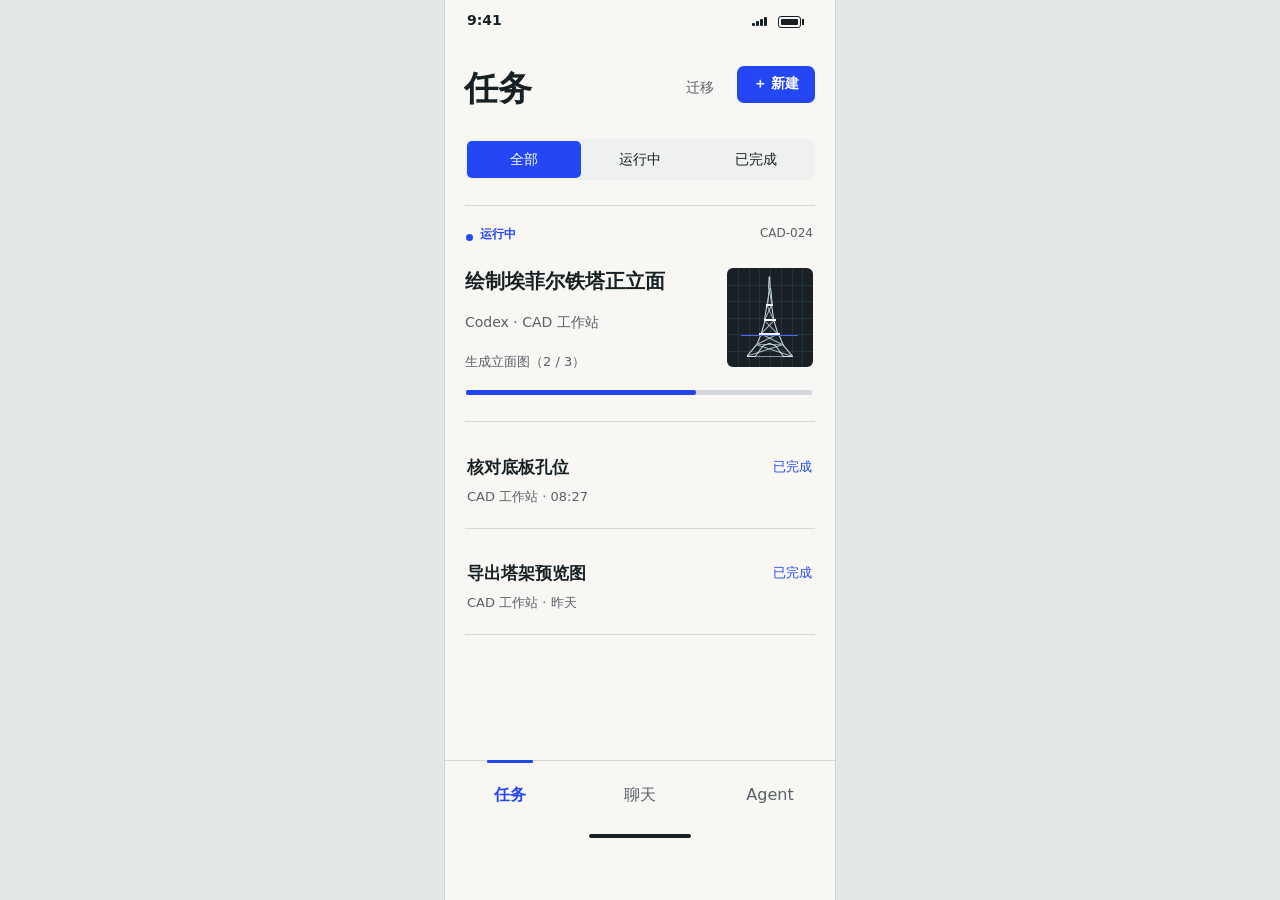
<file: 交互预览.html>
<!doctype html><html lang="zh-CN"><meta charset="utf-8"><meta name="viewport" content="width=device-width,initial-scale=1"><title>远程任务台 · 交互预览</title><style>*{box-sizing:border-box}html,body{margin:0;background:#e4e7e8;color:#172024;font-family:"Microsoft YaHei","PingFang SC",system-ui,sans-serif}main{max-width:390px;margin:0 auto;min-height:100dvh;background:#f8f7f3;container-type:inline-size}#app{position:relative;width:100%;min-height:100dvh}.part,.tap,.field,.chat-window,.sticky-input{position:absolute}.part{pointer-events:none}.part.text{white-space:nowrap;overflow:hidden;line-height:1.3}.tap{background:transparent;color:transparent;border:0;padding:0;cursor:pointer;border-radius:6px}.tap:focus-visible,.field:focus-visible{outline:2px solid #2347f5;outline-offset:2px}.field{font:inherit;border:0;background:#fff;padding:3px 6px;color:#172024;resize:none}.chat-window{overflow-y:auto;overscroll-behavior:contain;padding:12px 14px;scrollbar-width:thin}.m{margin:13px 0;max-width:90%}.m b{font-size:12px;color:#58616a}.m p{font-size:15px;background:white;border:1px solid #d5d8dd;border-radius:12px;padding:10px 12px;line-height:1.6;margin:4px 0;overflow-wrap:anywhere}.m.me{margin-left:auto}.m.me p{background:#e7ecff}.txt-btn{border:0;background:transparent;color:#2347f5;font:inherit;cursor:pointer;min-height:36px}.tool{background:white;border:1px solid #d5d8dd;border-radius:8px;padding:12px;color:#172024;cursor:pointer;text-align:left;width:100%}.tool pre{white-space:pre-wrap;margin:8px 0;font-size:12px}.pill{position:absolute;left:50%;transform:translateX(-50%);border:0;border-radius:24px;background:#2347f5;color:#fff;padding:8px 14px;cursor:pointer;white-space:nowrap}.chatbar{position:absolute;left:4.5%;width:91%;display:flex;gap:6px;border-top:1px solid #d5d8dd;padding:9px 0;background:#f8f7f3}.chatbar input{min-width:0;flex:1;background:#eff0f0;border:0;border-radius:8px;padding:12px;font:inherit}.chatbar button{background:#2347f5;border:0;color:#fff;border-radius:8px;padding:0 12px;font:inherit}.freshrow{position:absolute;left:5%;right:5%;border:0;background:#e7ecff;color:#172024;text-align:left;font:inherit;border-radius:8px;padding:10px;cursor:pointer}.note{position:absolute;padding:8px;background:white;color:#172024;border-radius:9px}.choices{background:#f8f7f3;color:#2347f5;border:0;cursor:pointer}input[type=search]{background:#eff0f0}.missing{display:none}@media(min-width:650px){main{box-shadow:0 0 0 1px #cfd4d6}}</style><body><main><article id="app" aria-live="off"></article></main><script>const P={"inbox":{"title":"任务","id":"inbox","h":844,"actions":[{"x":220,"y":59,"w":65,"h":49,"target":"scan"},{"x":290,"y":60,"w":84,"h":47,"target":"create"},{"x":20,"y":210,"w":350,"h":202,"target":"task"},{"x":20,"y":456,"w":350,"h":70,"target":"file"},{"x":20,"y":562,"w":350,"h":70,"target":"file"},{"x":0,"y":761,"w":130,"h":62,"target":"inbox"},{"x":130,"y":761,"w":130,"h":62,"target":"convos"},{"x":260,"y":761,"w":130,"h":62,"target":"people"}],"count":92,"el":[{"x":22,"y":11,"w":75,"h":22,"r":0,"fill":"","stroke":"","rot":0,"t":"9:41","size":14,"c":"#172024","weight":700,"align":"left"},{"x":307,"y":23,"w":3,"h":3,"r":1,"fill":"#172024","stroke":"","rot":0},{"x":311,"y":21,"w":3,"h":5,"r":1,"fill":"#172024","stroke":"","rot":0},{"x":315,"y":19,"w":3,"h":7,"r":1,"fill":"#172024","stroke":"","rot":0},{"x":319,"y":17,"w":3,"h":9,"r":1,"fill":"#172024","stroke":"","rot":0},{"x":333,"y":16,"w":23,"h":12,"r":3,"fill":"","stroke":"#172024","rot":0},{"x":336,"y":19,"w":17,"h":6,"r":1,"fill":"#172024","stroke":"","rot":0},{"x":357,"y":19,"w":2,"h":6,"r":0,"fill":"#172024","stroke":"","rot":0},{"x":144,"y":834,"w":102,"h":4,"r":2,"fill":"#172024","stroke":"","rot":0},{"x":19,"y":66,"w":352,"h":48,"r":0,"fill":"","stroke":"","rot":0,"t":"任务","size":34,"c":"#172024","weight":700,"align":"left"},{"x":228,"y":78,"w":54,"h":24,"r":0,"fill":"","stroke":"","rot":0,"t":"迁移","size":14,"c":"#59616a","weight":500,"align":"center"},{"x":292,"y":66,"w":78,"h":37,"r":7,"fill":"#2347f5","stroke":"","rot":0},{"x":295,"y":74,"w":72,"h":23,"r":0,"fill":"","stroke":"","rot":0,"t":"＋ 新建","size":14,"c":"#ffffff","weight":700,"align":"center"},{"x":20,"y":139,"w":350,"h":41,"r":7,"fill":"#eff0f0","stroke":"","rot":0},{"x":22,"y":141,"w":114,"h":37,"r":5,"fill":"#2347f5","stroke":"","rot":0},{"x":22,"y":150,"w":114,"h":23,"r":0,"fill":"","stroke":"","rot":0,"t":"全部","size":14,"c":"#ffffff","weight":500,"align":"center"},{"x":138,"y":150,"w":114,"h":23,"r":0,"fill":"","stroke":"","rot":0,"t":"运行中","size":14,"c":"#172024","weight":500,"align":"center"},{"x":254,"y":150,"w":114,"h":23,"r":0,"fill":"","stroke":"","rot":0,"t":"已完成","size":14,"c":"#172024","weight":500,"align":"center"},{"x":20,"y":205,"w":350,"h":1,"r":0,"fill":"#d5d8dd","stroke":"","rot":0},{"x":21,"y":234,"w":7,"h":7,"r":4,"fill":"#2347f5","stroke":"","rot":0},{"x":35,"y":227,"w":102,"h":20,"r":0,"fill":"","stroke":"","rot":0,"t":"运行中","size":12,"c":"#2347f5","weight":700,"align":"left"},{"x":281,"y":226,"w":87,"h":21,"r":0,"fill":"","stroke":"","rot":0,"t":"CAD-024","size":12,"c":"#59616a","weight":400,"align":"right"},{"x":282,"y":268,"w":86,"h":99,"r":6,"fill":"#192127","stroke":"","rot":0},{"x":292.75,"y":268.5,"w":1,"h":98,"r":0,"fill":"#29343a","stroke":"","rot":0},{"x":303.5,"y":268.5,"w":1,"h":98,"r":0,"fill":"#29343a","stroke":"","rot":0},{"x":314.25,"y":268.5,"w":1,"h":98,"r":0,"fill":"#29343a","stroke":"","rot":0},{"x":325,"y":268.5,"w":1,"h":98,"r":0,"fill":"#29343a","stroke":"","rot":0},{"x":335.75,"y":268.5,"w":1,"h":98,"r":0,"fill":"#29343a","stroke":"","rot":0},{"x":346.5,"y":268.5,"w":1,"h":98,"r":0,"fill":"#29343a","stroke":"","rot":0},{"x":357.25,"y":268.5,"w":1,"h":98,"r":0,"fill":"#29343a","stroke":"","rot":0},{"x":282.5,"y":284.5,"w":85,"h":1,"r":0,"fill":"#29343a","stroke":"","rot":0},{"x":282.5,"y":301,"w":85,"h":1,"r":0,"fill":"#29343a","stroke":"","rot":0},{"x":282.5,"y":317.5,"w":85,"h":1,"r":0,"fill":"#29343a","stroke":"","rot":0},{"x":282.5,"y":334,"w":85,"h":1,"r":0,"fill":"#29343a","stroke":"","rot":0},{"x":282.5,"y":350.5,"w":85,"h":1,"r":0,"fill":"#29343a","stroke":"","rot":0},{"x":318.3843588293086,"y":282.00350000000003,"w":11.79508234138279,"h":1,"r":0,"fill":"#d5e2e5","stroke":"","rot":92.80006294658376},{"x":318.96055882930864,"y":282.00350000000003,"w":11.795082341382791,"h":1,"r":0,"fill":"#d5e2e5","stroke":"","rot":87.19993705341595},{"x":314.6702305581392,"y":296.30899999999997,"w":16.918538883721595,"h":1,"r":0,"fill":"#d5e2e5","stroke":"","rot":95.86425442047336},{"x":317.5512305581392,"y":296.30899999999997,"w":16.918538883721588,"h":1,"r":0,"fill":"#d5e2e5","stroke":"","rot":84.13574557952684},{"x":316.8968961059582,"y":296.409,"w":17.07480778808357,"h":0.8,"r":0,"fill":"#a8bec6","stroke":"","rot":80.2861232374928},{"x":315.1682961059582,"y":296.409,"w":17.07480778808358,"h":0.8,"r":0,"fill":"#a8bec6","stroke":"","rot":99.7138767625074},{"x":322.2652,"y":304.824,"w":4.6096,"h":0.8,"r":0,"fill":"#81969c","stroke":"","rot":0},{"x":313.4521258775745,"y":312.2975,"w":15.32134824485103,"h":1,"r":0,"fill":"#d5e2e5","stroke":"","rot":98.65188275297228},{"x":320.3665258775745,"y":312.2975,"w":15.32134824485103,"h":1,"r":0,"fill":"#d5e2e5","stroke":"","rot":81.34811724702773},{"x":317.3971291881885,"y":312.39750000000004,"w":16.65054162362293,"h":0.8,"r":0,"fill":"#a8bec6","stroke":"","rot":65.46394555640461},{"x":315.0923291881885,"y":312.39750000000004,"w":16.65054162362293,"h":0.8,"r":0,"fill":"#a8bec6","stroke":"","rot":114.5360544435954},{"x":319.9604,"y":319.971,"w":9.2192,"h":0.8,"r":0,"fill":"#81969c","stroke":"","rot":0},{"x":310.9161184181185,"y":326.603,"w":14.055163163763034,"h":1,"r":0,"fill":"#d5e2e5","stroke":"","rot":106.67659771287177},{"x":324.1687184181185,"y":326.603,"w":14.055163163763051,"h":1,"r":0,"fill":"#d5e2e5","stroke":"","rot":73.32340228712803},{"x":317.1406597878264,"y":326.70300000000003,"w":18.89208042434719,"h":0.8,"r":0,"fill":"#a8bec6","stroke":"","rot":45.45335390775848},{"x":313.1072597878265,"y":326.70300000000003,"w":18.89208042434715,"h":0.8,"r":0,"fill":"#a8bec6","stroke":"","rot":134.5466460922414},{"x":315.927,"y":333.43500000000006,"w":17.286,"h":0.8,"r":0,"fill":"#81969c","stroke":"","rot":0},{"x":307.68669091463084,"y":338.80475,"w":11.871018170738303,"h":1,"r":0,"fill":"#d5e2e5","stroke":"","rot":112.84919980632246},{"x":329.58229091463085,"y":338.80475,"w":11.871018170738303,"h":1,"r":0,"fill":"#d5e2e5","stroke":"","rot":67.15080019367755},{"x":314.6366428714737,"y":338.90475000000004,"w":24.476314257052653,"h":0.8,"r":0,"fill":"#a8bec6","stroke":"","rot":26.54767318061974},{"x":310.0270428714737,"y":338.90475000000004,"w":24.476314257052653,"h":0.8,"r":0,"fill":"#a8bec6","stroke":"","rot":153.45232681938026},{"x":311.3174,"y":344.3745,"w":26.505200000000002,"h":0.8,"r":0,"fill":"#81969c","stroke":"","rot":0},{"x":298.75905671500107,"y":350.16499999999996,"w":15.321286569997989,"h":1,"r":0,"fill":"#d5e2e5","stroke":"","rot":129.74208098041964},{"x":335.05965671500104,"y":350.16499999999996,"w":15.321286569997952,"h":1,"r":0,"fill":"#d5e2e5","stroke":"","rot":50.25791901958051},{"x":310.3854731818323,"y":350.265,"w":38.16445363633545,"h":0.8,"r":0,"fill":"#a8bec6","stroke":"","rot":17.980324907934698},{"x":300.5900731818323,"y":350.265,"w":38.16445363633551,"h":0.8,"r":0,"fill":"#a8bec6","stroke":"","rot":162.01967509206534},{"x":301.522,"y":356.1555,"w":46.096000000000004,"h":0.8,"r":0,"fill":"#81969c","stroke":"","rot":0},{"x":313.9103,"y":332.83500000000004,"w":21.319399999999973,"h":2,"r":0,"fill":"#ffffff","stroke":"","rot":0},{"x":318.5199,"y":319.371,"w":12.100199999999973,"h":2,"r":0,"fill":"#ffffff","stroke":"","rot":0},{"x":321.1128,"y":304.224,"w":6.9144000000000005,"h":2,"r":0,"fill":"#ffffff","stroke":"","rot":0},{"x":301.522,"y":356.0555,"w":8.643000000000029,"h":1,"r":0,"fill":"#d5e2e5","stroke":"","rot":0},{"x":307.4023363876947,"y":350.58574999999996,"w":13.592127224610584,"h":1,"r":0,"fill":"#d5e2e5","stroke":"","rot":-53.59489361409377},{"x":317.98967296673175,"y":343.85375,"w":6.822454066536439,"h":1,"r":0,"fill":"#d5e2e5","stroke":"","rot":-21.717352864137112},{"x":324.3278729667318,"y":343.85375,"w":6.8224540665364914,"h":1,"r":0,"fill":"#d5e2e5","stroke":"","rot":21.717352864136934},{"x":328.1455363876947,"y":350.58574999999996,"w":13.592127224610584,"h":1,"r":0,"fill":"#d5e2e5","stroke":"","rot":53.59489361409377},{"x":338.975,"y":356.0555,"w":8.642999999999972,"h":1,"r":0,"fill":"#d5e2e5","stroke":"","rot":0},{"x":295.76,"y":335.01800000000003,"w":57.620000000000005,"h":1,"r":0,"fill":"#496bff","stroke":"","rot":0},{"x":20,"y":268,"w":257,"h":32,"r":0,"fill":"","stroke":"","rot":0,"t":"绘制埃菲尔铁塔正立面","size":20,"c":"#172024","weight":700,"align":"left"},{"x":20,"y":313,"w":260,"h":22,"r":0,"fill":"","stroke":"","rot":0,"t":"Codex  ·  CAD 工作站","size":14,"c":"#59616a","weight":400,"align":"left"},{"x":20,"y":354,"w":255,"h":22,"r":0,"fill":"","stroke":"","rot":0,"t":"生成立面图（2 / 3）","size":13,"c":"#59616a","weight":400,"align":"left"},{"x":21,"y":390,"w":346,"h":5,"r":2,"fill":"#d5d8dd","stroke":"","rot":0},{"x":21,"y":390,"w":230,"h":5,"r":2,"fill":"#2347f5","stroke":"","rot":0},{"x":20,"y":421,"w":350,"h":1,"r":0,"fill":"#d5d8dd","stroke":"","rot":0},{"x":22,"y":456,"w":260,"h":28,"r":0,"fill":"","stroke":"","rot":0,"t":"核对底板孔位","size":17,"c":"#172024","weight":700,"align":"left"},{"x":22,"y":489,"w":278,"h":23,"r":0,"fill":"","stroke":"","rot":0,"t":"CAD 工作站  ·  08:27","size":13,"c":"#59616a","weight":400,"align":"left"},{"x":285,"y":459,"w":82,"h":23,"r":0,"fill":"","stroke":"","rot":0,"t":"已完成","size":13,"c":"#2347f5","weight":500,"align":"right"},{"x":20,"y":528,"w":350,"h":1,"r":0,"fill":"#d5d8dd","stroke":"","rot":0},{"x":22,"y":562,"w":260,"h":28,"r":0,"fill":"","stroke":"","rot":0,"t":"导出塔架预览图","size":17,"c":"#172024","weight":700,"align":"left"},{"x":22,"y":595,"w":278,"h":23,"r":0,"fill":"","stroke":"","rot":0,"t":"CAD 工作站  ·  昨天","size":13,"c":"#59616a","weight":400,"align":"left"},{"x":285,"y":565,"w":82,"h":23,"r":0,"fill":"","stroke":"","rot":0,"t":"已完成","size":13,"c":"#2347f5","weight":500,"align":"right"},{"x":20,"y":634,"w":350,"h":1,"r":0,"fill":"#d5d8dd","stroke":"","rot":0},{"x":0,"y":760,"w":390,"h":62,"r":0,"fill":"#f8f7f3","stroke":"","rot":0},{"x":0,"y":760,"w":390,"h":1,"r":0,"fill":"#d5d8dd","stroke":"","rot":0},{"x":42,"y":760,"w":46,"h":3,"r":1,"fill":"#2347f5","stroke":"","rot":0},{"x":1,"y":785,"w":128,"h":27,"r":0,"fill":"","stroke":"","rot":0,"t":"任务","size":16,"c":"#2347f5","weight":700,"align":"center"},{"x":131,"y":785,"w":128,"h":27,"r":0,"fill":"","stroke":"","rot":0,"t":"聊天","size":16,"c":"#59616a","weight":400,"align":"center"},{"x":261,"y":785,"w":128,"h":27,"r":0,"fill":"","stroke":"","rot":0,"t":"Agent","size":16,"c":"#59616a","weight":400,"align":"center"}]},"task":{"title":"任务详情","id":"task","h":844,"actions":[{"x":12,"y":43,"w":114,"h":40,"target":"inbox"},{"x":20,"y":663,"w":350,"h":50,"target":"thread"},{"x":20,"y":740,"w":350,"h":70,"target":"file"}],"count":84,"el":[{"x":22,"y":11,"w":75,"h":22,"r":0,"fill":"","stroke":"","rot":0,"t":"9:41","size":14,"c":"#172024","weight":700,"align":"left"},{"x":307,"y":23,"w":3,"h":3,"r":1,"fill":"#172024","stroke":"","rot":0},{"x":311,"y":21,"w":3,"h":5,"r":1,"fill":"#172024","stroke":"","rot":0},{"x":315,"y":19,"w":3,"h":7,"r":1,"fill":"#172024","stroke":"","rot":0},{"x":319,"y":17,"w":3,"h":9,"r":1,"fill":"#172024","stroke":"","rot":0},{"x":333,"y":16,"w":23,"h":12,"r":3,"fill":"","stroke":"#172024","rot":0},{"x":336,"y":19,"w":17,"h":6,"r":1,"fill":"#172024","stroke":"","rot":0},{"x":357,"y":19,"w":2,"h":6,"r":0,"fill":"#172024","stroke":"","rot":0},{"x":144,"y":834,"w":102,"h":4,"r":2,"fill":"#172024","stroke":"","rot":0},{"x":20,"y":52,"w":140,"h":25,"r":0,"fill":"","stroke":"","rot":0,"t":"‹  任务","size":14,"c":"#2347f5","weight":400,"align":"left"},{"x":19,"y":95,"w":352,"h":48,"r":0,"fill":"","stroke":"","rot":0,"t":"任务详情","size":29,"c":"#172024","weight":700,"align":"left"},{"x":20,"y":163,"w":7,"h":7,"r":4,"fill":"#2347f5","stroke":"","rot":0},{"x":34,"y":156,"w":102,"h":20,"r":0,"fill":"","stroke":"","rot":0,"t":"运行中","size":12,"c":"#2347f5","weight":700,"align":"left"},{"x":265,"y":156,"w":105,"h":21,"r":0,"fill":"","stroke":"","rot":0,"t":"CAD-024","size":12,"c":"#59616a","weight":400,"align":"right"},{"x":20,"y":192,"w":350,"h":34,"r":0,"fill":"","stroke":"","rot":0,"t":"绘制埃菲尔铁塔正立面","size":22,"c":"#172024","weight":700,"align":"left"},{"x":20,"y":231,"w":350,"h":23,"r":0,"fill":"","stroke":"","rot":0,"t":"Codex  /  CAD 工作站","size":14,"c":"#59616a","weight":400,"align":"left"},{"x":20,"y":275,"w":350,"h":178,"r":6,"fill":"#192127","stroke":"","rot":0},{"x":63.75,"y":275.5,"w":1,"h":177,"r":0,"fill":"#29343a","stroke":"","rot":0},{"x":107.5,"y":275.5,"w":1,"h":177,"r":0,"fill":"#29343a","stroke":"","rot":0},{"x":151.25,"y":275.5,"w":1,"h":177,"r":0,"fill":"#29343a","stroke":"","rot":0},{"x":195,"y":275.5,"w":1,"h":177,"r":0,"fill":"#29343a","stroke":"","rot":0},{"x":238.75,"y":275.5,"w":1,"h":177,"r":0,"fill":"#29343a","stroke":"","rot":0},{"x":282.5,"y":275.5,"w":1,"h":177,"r":0,"fill":"#29343a","stroke":"","rot":0},{"x":326.25,"y":275.5,"w":1,"h":177,"r":0,"fill":"#29343a","stroke":"","rot":0},{"x":20.5,"y":304.6666666666667,"w":349,"h":1,"r":0,"fill":"#29343a","stroke":"","rot":0},{"x":20.5,"y":334.3333333333333,"w":349,"h":1,"r":0,"fill":"#29343a","stroke":"","rot":0},{"x":20.5,"y":364,"w":349,"h":1,"r":0,"fill":"#29343a","stroke":"","rot":0},{"x":20.5,"y":393.6666666666667,"w":349,"h":1,"r":0,"fill":"#29343a","stroke":"","rot":0},{"x":20.5,"y":423.33333333333337,"w":349,"h":1,"r":0,"fill":"#29343a","stroke":"","rot":0},{"x":181.42179555355443,"y":300.577,"w":21.311408892891166,"h":1,"r":0,"fill":"#d5e2e5","stroke":"","rot":96.31733079552359},{"x":183.76679555355443,"y":300.577,"w":21.311408892891166,"h":1,"r":0,"fill":"#d5e2e5","stroke":"","rot":83.68266920447635},{"x":171.85399729616663,"y":326.298,"w":31.067005407666816,"h":1,"r":0,"fill":"#d5e2e5","stroke":"","rot":103.08792443147333},{"x":183.5789972961666,"y":326.298,"w":31.067005407666823,"h":1,"r":0,"fill":"#d5e2e5","stroke":"","rot":76.91207556852665},{"x":180.54141586826944,"y":326.398,"w":32.45216826346121,"h":0.8,"r":0,"fill":"#a8bec6","stroke":"","rot":68.81988520060573},{"x":173.5064158682694,"y":326.398,"w":32.4521682634612,"h":0.8,"r":0,"fill":"#a8bec6","stroke":"","rot":111.18011479939425},{"x":183.87000000000003,"y":341.528,"w":18.75999999999999,"h":0.8,"r":0,"fill":"#81969c","stroke":"","rot":0},{"x":164.7779588599393,"y":355.045,"w":28.80408228012138,"h":1,"r":0,"fill":"#d5e2e5","stroke":"","rot":109.00485576691865},{"x":192.91795885993935,"y":355.045,"w":28.80408228012137,"h":1,"r":0,"fill":"#d5e2e5","stroke":"","rot":70.9951442330814},{"x":178.3597142768549,"y":355.14500000000004,"w":39.16057144629023,"h":0.8,"r":0,"fill":"#a8bec6","stroke":"","rot":44.062640500547474},{"x":168.97971427685488,"y":355.14500000000004,"w":39.16057144629025,"h":0.8,"r":0,"fill":"#a8bec6","stroke":"","rot":135.93735949945255},{"x":174.49,"y":368.76200000000006,"w":37.52000000000001,"h":0.8,"r":0,"fill":"#81969c","stroke":"","rot":0},{"x":151.65820951293705,"y":380.766,"w":29.248580974125893,"h":1,"r":0,"fill":"#d5e2e5","stroke":"","rot":124.14047455465716},{"x":205.59320951293708,"y":380.766,"w":29.248580974125876,"h":1,"r":0,"fill":"#d5e2e5","stroke":"","rot":55.859525445342896},{"x":171.89818890772318,"y":380.86600000000004,"w":59.11862218455365,"h":0.8,"r":0,"fill":"#a8bec6","stroke":"","rot":24.172286630868058},{"x":155.4831889077232,"y":380.86600000000004,"w":59.11862218455367,"h":0.8,"r":0,"fill":"#a8bec6","stroke":"","rot":155.82771336913197},{"x":158.075,"y":392.97,"w":70.35000000000002,"h":0.8,"r":0,"fill":"#81969c","stroke":"","rot":0},{"x":135.10449632095998,"y":402.7045,"w":27.18100735808,"h":1,"r":0,"fill":"#d5e2e5","stroke":"","rot":133.64497766382823},{"x":224.21449632096,"y":402.7045,"w":27.18100735808,"h":1,"r":0,"fill":"#d5e2e5","stroke":"","rot":46.3550223361718},{"x":157.0025366117072,"y":402.8045,"w":91.2549267765856,"h":0.8,"r":0,"fill":"#a8bec6","stroke":"","rot":12.447153950892913},{"x":138.2425366117072,"y":402.8045,"w":91.2549267765856,"h":0.8,"r":0,"fill":"#a8bec6","stroke":"","rot":167.5528460491071},{"x":139.315,"y":412.639,"w":107.87,"h":0.8,"r":0,"fill":"#81969c","stroke":"","rot":0},{"x":96.81097286402623,"y":423.13,"w":45.14305427194753,"h":1,"r":0,"fill":"#d5e2e5","stroke":"","rot":152.01635743318343},{"x":244.54597286402625,"y":423.13,"w":45.1430542719476,"h":1,"r":0,"fill":"#d5e2e5","stroke":"","rot":27.98364256681651},{"x":138.55960246010278,"y":423.23,"w":149.24579507979453,"h":0.8,"r":0,"fill":"#a8bec6","stroke":"","rot":8.159365722261079},{"x":98.69460246010276,"y":423.23,"w":149.24579507979448,"h":0.8,"r":0,"fill":"#a8bec6","stroke":"","rot":171.84063427773893},{"x":99.44999999999999,"y":433.821,"w":187.60000000000008,"h":0.8,"r":0,"fill":"#81969c","stroke":"","rot":0},{"x":149.8675,"y":392.37,"w":86.76500000000004,"h":2,"r":0,"fill":"#ffffff","stroke":"","rot":0},{"x":168.6275,"y":368.16200000000003,"w":49.244999999999976,"h":2,"r":0,"fill":"#ffffff","stroke":"","rot":0},{"x":179.18,"y":340.928,"w":28.139999999999986,"h":2,"r":0,"fill":"#ffffff","stroke":"","rot":0},{"x":99.44999999999999,"y":433.721,"w":35.175,"h":1,"r":0,"fill":"#d5e2e5","stroke":"","rot":0},{"x":131.90444107819164,"y":423.8865,"w":38.27111784361675,"h":1,"r":0,"fill":"#d5e2e5","stroke":"","rot":-30.92652764451805},{"x":167.25684665623746,"y":411.7825,"w":26.19130668752514,"h":1,"r":0,"fill":"#d5e2e5","stroke":"","rot":-9.979847171966476},{"x":193.05184665623742,"y":411.7825,"w":26.19130668752514,"h":1,"r":0,"fill":"#d5e2e5","stroke":"","rot":9.979847171966476},{"x":216.32444107819163,"y":423.8865,"w":38.27111784361677,"h":1,"r":0,"fill":"#d5e2e5","stroke":"","rot":30.926527644518032},{"x":251.875,"y":433.721,"w":35.17500000000004,"h":1,"r":0,"fill":"#d5e2e5","stroke":"","rot":0},{"x":76,"y":395.89599999999996,"w":234.5,"h":1,"r":0,"fill":"#496bff","stroke":"","rot":0},{"x":20,"y":483,"w":352,"h":29,"r":0,"fill":"","stroke":"","rot":0,"t":"执行时间线","size":20,"c":"#172024","weight":700,"align":"left"},{"x":23,"y":538,"w":10,"h":10,"r":5,"fill":"#172024","stroke":"","rot":0},{"x":27,"y":549,"w":1,"h":25,"r":0,"fill":"#d5d8dd","stroke":"","rot":0},{"x":47,"y":534,"w":215,"h":23,"r":0,"fill":"","stroke":"","rot":0,"t":"已接收任务","size":15,"c":"#172024","weight":500,"align":"left"},{"x":282,"y":535,"w":87,"h":20,"r":0,"fill":"","stroke":"","rot":0,"t":"09:20","size":12,"c":"#59616a","weight":400,"align":"right"},{"x":23,"y":578,"w":10,"h":10,"r":5,"fill":"#172024","stroke":"","rot":0},{"x":27,"y":589,"w":1,"h":25,"r":0,"fill":"#d5d8dd","stroke":"","rot":0},{"x":47,"y":574,"w":215,"h":23,"r":0,"fill":"","stroke":"","rot":0,"t":"已连接工作站","size":15,"c":"#172024","weight":500,"align":"left"},{"x":282,"y":575,"w":87,"h":20,"r":0,"fill":"","stroke":"","rot":0,"t":"09:21","size":12,"c":"#59616a","weight":400,"align":"right"},{"x":23,"y":618,"w":10,"h":10,"r":5,"fill":"#2347f5","stroke":"","rot":0},{"x":47,"y":614,"w":215,"h":23,"r":0,"fill":"","stroke":"","rot":0,"t":"正在绘制桁架","size":15,"c":"#2347f5","weight":500,"align":"left"},{"x":282,"y":615,"w":87,"h":20,"r":0,"fill":"","stroke":"","rot":0,"t":"09:23","size":12,"c":"#59616a","weight":400,"align":"right"},{"x":20,"y":663,"w":350,"h":50,"r":9,"fill":"#2347f5","stroke":"","rot":0},{"x":24,"y":676,"w":342,"h":26,"r":0,"fill":"","stroke":"","rot":0,"t":"打开完整会话","size":16,"c":"#ffffff","weight":700,"align":"center"},{"x":22,"y":740,"w":260,"h":28,"r":0,"fill":"","stroke":"","rot":0,"t":"塔架正立面.dwg","size":17,"c":"#172024","weight":700,"align":"left"},{"x":22,"y":773,"w":278,"h":23,"r":0,"fill":"","stroke":"","rot":0,"t":"附件预览  ·  前次交付","size":13,"c":"#59616a","weight":400,"align":"left"},{"x":285,"y":743,"w":82,"h":23,"r":0,"fill":"","stroke":"","rot":0,"t":"查看  ›","size":13,"c":"#2347f5","weight":500,"align":"right"},{"x":20,"y":812,"w":350,"h":1,"r":0,"fill":"#d5d8dd","stroke":"","rot":0}]},"convos":{"title":"聊天","id":"convos","h":844,"actions":[{"x":20,"y":238,"w":350,"h":85,"target":"thread"},{"x":0,"y":761,"w":130,"h":62,"target":"inbox"},{"x":130,"y":761,"w":130,"h":62,"target":"convos"},{"x":260,"y":761,"w":130,"h":62,"target":"people"}],"count":40,"el":[{"x":22,"y":11,"w":75,"h":22,"r":0,"fill":"","stroke":"","rot":0,"t":"9:41","size":14,"c":"#172024","weight":700,"align":"left"},{"x":307,"y":23,"w":3,"h":3,"r":1,"fill":"#172024","stroke":"","rot":0},{"x":311,"y":21,"w":3,"h":5,"r":1,"fill":"#172024","stroke":"","rot":0},{"x":315,"y":19,"w":3,"h":7,"r":1,"fill":"#172024","stroke":"","rot":0},{"x":319,"y":17,"w":3,"h":9,"r":1,"fill":"#172024","stroke":"","rot":0},{"x":333,"y":16,"w":23,"h":12,"r":3,"fill":"","stroke":"#172024","rot":0},{"x":336,"y":19,"w":17,"h":6,"r":1,"fill":"#172024","stroke":"","rot":0},{"x":357,"y":19,"w":2,"h":6,"r":0,"fill":"#172024","stroke":"","rot":0},{"x":144,"y":834,"w":102,"h":4,"r":2,"fill":"#172024","stroke":"","rot":0},{"x":19,"y":66,"w":352,"h":48,"r":0,"fill":"","stroke":"","rot":0,"t":"聊天","size":34,"c":"#172024","weight":700,"align":"left"},{"x":20,"y":141,"w":350,"h":47,"r":9,"fill":"#eff0f0","stroke":"","rot":0},{"x":33,"y":153,"w":317,"h":24,"r":0,"fill":"","stroke":"","rot":0,"t":"⌕   搜索会话或消息","size":15,"c":"#59616a","weight":400,"align":"left"},{"x":20,"y":239,"w":44,"h":44,"r":10,"fill":"#e7ecff","stroke":"","rot":0},{"x":21,"y":248,"w":42,"h":24,"r":0,"fill":"","stroke":"","rot":0,"t":"△","size":21,"c":"#172024","weight":700,"align":"center"},{"x":79,"y":238,"w":215,"h":28,"r":0,"fill":"","stroke":"","rot":0,"t":"铁塔正立面绘制","size":17,"c":"#172024","weight":700,"align":"left"},{"x":79,"y":273,"w":281,"h":23,"r":0,"fill":"","stroke":"","rot":0,"t":"Codex：已读取图层，正在绘制桁架…","size":13,"c":"#59616a","weight":400,"align":"left"},{"x":298,"y":239,"w":71,"h":19,"r":0,"fill":"","stroke":"","rot":0,"t":"09:40","size":12,"c":"#59616a","weight":400,"align":"right"},{"x":342,"y":276,"w":22,"h":22,"r":11,"fill":"#2347f5","stroke":"","rot":0},{"x":343,"y":278,"w":20,"h":18,"r":0,"fill":"","stroke":"","rot":0,"t":"2","size":12,"c":"#ffffff","weight":700,"align":"center"},{"x":20,"y":324,"w":350,"h":1,"r":0,"fill":"#d5d8dd","stroke":"","rot":0},{"x":20,"y":353,"w":44,"h":44,"r":10,"fill":"#eff0f0","stroke":"","rot":0},{"x":21,"y":362,"w":42,"h":24,"r":0,"fill":"","stroke":"","rot":0,"t":"≋","size":21,"c":"#172024","weight":700,"align":"center"},{"x":79,"y":352,"w":215,"h":28,"r":0,"fill":"","stroke":"","rot":0,"t":"图纸图层整理","size":17,"c":"#172024","weight":700,"align":"left"},{"x":79,"y":387,"w":281,"h":23,"r":0,"fill":"","stroke":"","rot":0,"t":"已完成图层归类，共 18 个图层。","size":13,"c":"#59616a","weight":400,"align":"left"},{"x":298,"y":353,"w":71,"h":19,"r":0,"fill":"","stroke":"","rot":0,"t":"09:16","size":12,"c":"#59616a","weight":400,"align":"right"},{"x":342,"y":390,"w":22,"h":22,"r":11,"fill":"#2347f5","stroke":"","rot":0},{"x":343,"y":392,"w":20,"h":18,"r":0,"fill":"","stroke":"","rot":0,"t":"1","size":12,"c":"#ffffff","weight":700,"align":"center"},{"x":20,"y":438,"w":350,"h":1,"r":0,"fill":"#d5d8dd","stroke":"","rot":0},{"x":20,"y":467,"w":44,"h":44,"r":10,"fill":"#eff0f0","stroke":"","rot":0},{"x":21,"y":476,"w":42,"h":24,"r":0,"fill":"","stroke":"","rot":0,"t":"≡","size":21,"c":"#172024","weight":700,"align":"center"},{"x":79,"y":466,"w":215,"h":28,"r":0,"fill":"","stroke":"","rot":0,"t":"塔型参数校核","size":17,"c":"#172024","weight":700,"align":"left"},{"x":79,"y":501,"w":281,"h":23,"r":0,"fill":"","stroke":"","rot":0,"t":"请对比最新设计参数并标出差异。","size":13,"c":"#59616a","weight":400,"align":"left"},{"x":298,"y":467,"w":71,"h":19,"r":0,"fill":"","stroke":"","rot":0,"t":"08:52","size":12,"c":"#59616a","weight":400,"align":"right"},{"x":20,"y":552,"w":350,"h":1,"r":0,"fill":"#d5d8dd","stroke":"","rot":0},{"x":0,"y":760,"w":390,"h":62,"r":0,"fill":"#f8f7f3","stroke":"","rot":0},{"x":0,"y":760,"w":390,"h":1,"r":0,"fill":"#d5d8dd","stroke":"","rot":0},{"x":1,"y":785,"w":128,"h":27,"r":0,"fill":"","stroke":"","rot":0,"t":"任务","size":16,"c":"#59616a","weight":400,"align":"center"},{"x":172,"y":760,"w":46,"h":3,"r":1,"fill":"#2347f5","stroke":"","rot":0},{"x":131,"y":785,"w":128,"h":27,"r":0,"fill":"","stroke":"","rot":0,"t":"聊天","size":16,"c":"#2347f5","weight":700,"align":"center"},{"x":261,"y":785,"w":128,"h":27,"r":0,"fill":"","stroke":"","rot":0,"t":"Agent","size":16,"c":"#59616a","weight":400,"align":"center"}]},"thread":{"title":"完整会话","id":"thread","h":844,"actions":[{"x":12,"y":43,"w":48,"h":45,"target":"convos"},{"x":20,"y":135,"w":350,"h":47,"target":"older"},{"x":20,"y":489,"w":350,"h":54,"target":"tool"},{"x":115,"y":683,"w":160,"h":46,"target":"latest"}],"count":30,"el":[{"x":22,"y":11,"w":75,"h":22,"r":0,"fill":"","stroke":"","rot":0,"t":"9:41","size":14,"c":"#172024","weight":700,"align":"left"},{"x":307,"y":23,"w":3,"h":3,"r":1,"fill":"#172024","stroke":"","rot":0},{"x":311,"y":21,"w":3,"h":5,"r":1,"fill":"#172024","stroke":"","rot":0},{"x":315,"y":19,"w":3,"h":7,"r":1,"fill":"#172024","stroke":"","rot":0},{"x":319,"y":17,"w":3,"h":9,"r":1,"fill":"#172024","stroke":"","rot":0},{"x":333,"y":16,"w":23,"h":12,"r":3,"fill":"","stroke":"#172024","rot":0},{"x":336,"y":19,"w":17,"h":6,"r":1,"fill":"#172024","stroke":"","rot":0},{"x":357,"y":19,"w":2,"h":6,"r":0,"fill":"#172024","stroke":"","rot":0},{"x":144,"y":834,"w":102,"h":4,"r":2,"fill":"#172024","stroke":"","rot":0},{"x":20,"y":55,"w":32,"h":29,"r":0,"fill":"","stroke":"","rot":0,"t":"‹","size":23,"c":"#2347f5","weight":700,"align":"left"},{"x":62,"y":53,"w":290,"h":31,"r":0,"fill":"","stroke":"","rot":0,"t":"铁塔正立面绘制","size":20,"c":"#172024","weight":700,"align":"left"},{"x":62,"y":89,"w":283,"h":18,"r":0,"fill":"","stroke":"","rot":0,"t":"Codex 在线  ·  CAD-024","size":12,"c":"#59616a","weight":400,"align":"left"},{"x":20,"y":125,"w":350,"h":1,"r":0,"fill":"#d5d8dd","stroke":"","rot":0},{"x":20,"y":150,"w":350,"h":26,"r":0,"fill":"","stroke":"","rot":0,"t":"加载更早的消息 ↑","size":14,"c":"#2347f5","weight":500,"align":"center"},{"x":20,"y":200,"w":350,"h":22,"r":0,"fill":"","stroke":"","rot":0,"t":"今天   09:28","size":12,"c":"#59616a","weight":400,"align":"center"},{"x":66,"y":250,"w":304,"h":68,"r":11,"fill":"#e7ecff","stroke":"","rot":0},{"x":80,"y":269,"w":277,"h":25,"r":0,"fill":"","stroke":"","rot":0,"t":"先检查塔身轮廓，再导出 DWG。","size":15,"c":"#172024","weight":400,"align":"left"},{"x":20,"y":356,"w":350,"h":19,"r":0,"fill":"","stroke":"","rot":0,"t":"Codex    09:30","size":13,"c":"#59616a","weight":700,"align":"left"},{"x":20,"y":390,"w":350,"h":28,"r":0,"fill":"","stroke":"","rot":0,"t":"收到。我会先核对构件与轴线，","size":17,"c":"#172024","weight":400,"align":"left"},{"x":20,"y":422,"w":350,"h":28,"r":0,"fill":"","stroke":"","rot":0,"t":"再绘制桁架，最后导出图纸。","size":17,"c":"#172024","weight":400,"align":"left"},{"x":20,"y":493,"w":350,"h":94,"r":9,"fill":"#ffffff","stroke":"#d5d8dd","rot":0},{"x":34,"y":506,"w":215,"h":23,"r":0,"fill":"","stroke":"","rot":0,"t":"读取图层","size":15,"c":"#172024","weight":700,"align":"left"},{"x":249,"y":507,"w":107,"h":23,"r":0,"fill":"","stroke":"","rot":0,"t":"已完成   ›","size":13,"c":"#2347f5","weight":500,"align":"right"},{"x":32,"y":541,"w":326,"h":1,"r":0,"fill":"#d5d8dd","stroke":"","rot":0},{"x":34,"y":553,"w":215,"h":23,"r":0,"fill":"","stroke":"","rot":0,"t":"绘制桁架","size":15,"c":"#172024","weight":700,"align":"left"},{"x":252,"y":554,"w":102,"h":22,"r":0,"fill":"","stroke":"","rot":0,"t":"运行中","size":13,"c":"#2347f5","weight":500,"align":"right"},{"x":119,"y":689,"w":152,"h":35,"r":18,"fill":"#2347f5","stroke":"","rot":0},{"x":121,"y":696,"w":148,"h":22,"r":0,"fill":"","stroke":"","rot":0,"t":"2 条新消息 ↓","size":14,"c":"#ffffff","weight":700,"align":"center"},{"x":20,"y":758,"w":350,"h":48,"r":9,"fill":"#eff0f0","stroke":"","rot":0},{"x":35,"y":771,"w":300,"h":25,"r":0,"fill":"","stroke":"","rot":0,"t":"继续回复…","size":15,"c":"#59616a","weight":400,"align":"left"}]},"older":{"title":"更早的消息","id":"older","h":1470,"actions":[{"x":12,"y":43,"w":114,"h":40,"target":"convos"},{"x":20,"y":1371,"w":350,"h":50,"target":"thread"}],"count":41,"el":[{"x":22,"y":11,"w":75,"h":22,"r":0,"fill":"","stroke":"","rot":0,"t":"9:41","size":14,"c":"#172024","weight":700,"align":"left"},{"x":307,"y":23,"w":3,"h":3,"r":1,"fill":"#172024","stroke":"","rot":0},{"x":311,"y":21,"w":3,"h":5,"r":1,"fill":"#172024","stroke":"","rot":0},{"x":315,"y":19,"w":3,"h":7,"r":1,"fill":"#172024","stroke":"","rot":0},{"x":319,"y":17,"w":3,"h":9,"r":1,"fill":"#172024","stroke":"","rot":0},{"x":333,"y":16,"w":23,"h":12,"r":3,"fill":"","stroke":"#172024","rot":0},{"x":336,"y":19,"w":17,"h":6,"r":1,"fill":"#172024","stroke":"","rot":0},{"x":357,"y":19,"w":2,"h":6,"r":0,"fill":"#172024","stroke":"","rot":0},{"x":144,"y":1460,"w":102,"h":4,"r":2,"fill":"#172024","stroke":"","rot":0},{"x":20,"y":52,"w":140,"h":25,"r":0,"fill":"","stroke":"","rot":0,"t":"‹  聊天","size":14,"c":"#2347f5","weight":400,"align":"left"},{"x":19,"y":95,"w":352,"h":48,"r":0,"fill":"","stroke":"","rot":0,"t":"铁塔正立面绘制","size":29,"c":"#172024","weight":700,"align":"left"},{"x":20,"y":151,"w":349,"h":25,"r":0,"fill":"","stroke":"","rot":0,"t":"昨天   16:10   ·   更早的消息","size":14,"c":"#59616a","weight":400,"align":"center"},{"x":22,"y":220,"w":350,"h":22,"r":0,"fill":"","stroke":"","rot":0,"t":"你  ·  昨天","size":13,"c":"#59616a","weight":700,"align":"left"},{"x":20,"y":252,"w":350,"h":53,"r":9,"fill":"#e7ecff","stroke":"","rot":0},{"x":32,"y":268,"w":330,"h":24,"r":0,"fill":"","stroke":"","rot":0,"t":"请先按正立面建立参照轴线。","size":15,"c":"#172024","weight":400,"align":"left"},{"x":22,"y":339,"w":350,"h":22,"r":0,"fill":"","stroke":"","rot":0,"t":"Codex  ·  昨天","size":13,"c":"#59616a","weight":700,"align":"left"},{"x":20,"y":371,"w":350,"h":53,"r":9,"fill":"#ffffff","stroke":"","rot":0},{"x":32,"y":387,"w":330,"h":24,"r":0,"fill":"","stroke":"","rot":0,"t":"已创建中心轴和两条平台标高线。","size":15,"c":"#172024","weight":400,"align":"left"},{"x":22,"y":458,"w":350,"h":22,"r":0,"fill":"","stroke":"","rot":0,"t":"你  ·  昨天","size":13,"c":"#59616a","weight":700,"align":"left"},{"x":20,"y":490,"w":350,"h":53,"r":9,"fill":"#e7ecff","stroke":"","rot":0},{"x":32,"y":506,"w":330,"h":24,"r":0,"fill":"","stroke":"","rot":0,"t":"塔腿采用对称布局。","size":15,"c":"#172024","weight":400,"align":"left"},{"x":22,"y":577,"w":350,"h":22,"r":0,"fill":"","stroke":"","rot":0,"t":"Codex  ·  昨天","size":13,"c":"#59616a","weight":700,"align":"left"},{"x":20,"y":609,"w":350,"h":53,"r":9,"fill":"#ffffff","stroke":"","rot":0},{"x":32,"y":625,"w":330,"h":24,"r":0,"fill":"","stroke":"","rot":0,"t":"已对齐左、右底座，准备检查跨距。","size":15,"c":"#172024","weight":400,"align":"left"},{"x":22,"y":696,"w":350,"h":22,"r":0,"fill":"","stroke":"","rot":0,"t":"你  ·  昨天","size":13,"c":"#59616a","weight":700,"align":"left"},{"x":20,"y":728,"w":350,"h":53,"r":9,"fill":"#e7ecff","stroke":"","rot":0},{"x":32,"y":744,"w":330,"h":24,"r":0,"fill":"","stroke":"","rot":0,"t":"平台轮廓的局部尺寸再核对一次。","size":15,"c":"#172024","weight":400,"align":"left"},{"x":22,"y":815,"w":350,"h":22,"r":0,"fill":"","stroke":"","rot":0,"t":"Codex  ·  昨天","size":13,"c":"#59616a","weight":700,"align":"left"},{"x":20,"y":847,"w":350,"h":53,"r":9,"fill":"#ffffff","stroke":"","rot":0},{"x":32,"y":863,"w":330,"h":24,"r":0,"fill":"","stroke":"","rot":0,"t":"已保留局部视图并记录尺寸偏差。","size":15,"c":"#172024","weight":400,"align":"left"},{"x":22,"y":934,"w":350,"h":22,"r":0,"fill":"","stroke":"","rot":0,"t":"你  ·  昨天","size":13,"c":"#59616a","weight":700,"align":"left"},{"x":20,"y":966,"w":350,"h":53,"r":9,"fill":"#e7ecff","stroke":"","rot":0},{"x":32,"y":982,"w":330,"h":24,"r":0,"fill":"","stroke":"","rot":0,"t":"确认后，沿塔身补齐交叉桁架。","size":15,"c":"#172024","weight":400,"align":"left"},{"x":22,"y":1053,"w":350,"h":22,"r":0,"fill":"","stroke":"","rot":0,"t":"Codex  ·  昨天","size":13,"c":"#59616a","weight":700,"align":"left"},{"x":20,"y":1085,"w":350,"h":53,"r":9,"fill":"#ffffff","stroke":"","rot":0},{"x":32,"y":1101,"w":330,"h":24,"r":0,"fill":"","stroke":"","rot":0,"t":"收到，正在等待最新模型。","size":15,"c":"#172024","weight":400,"align":"left"},{"x":22,"y":1172,"w":350,"h":22,"r":0,"fill":"","stroke":"","rot":0,"t":"你  ·  今天","size":13,"c":"#59616a","weight":700,"align":"left"},{"x":20,"y":1204,"w":350,"h":53,"r":9,"fill":"#e7ecff","stroke":"","rot":0},{"x":32,"y":1220,"w":330,"h":24,"r":0,"fill":"","stroke":"","rot":0,"t":"先检查塔身轮廓，再导出 DWG。","size":15,"c":"#172024","weight":400,"align":"left"},{"x":20,"y":1371,"w":350,"h":50,"r":9,"fill":"#f8f7f3","stroke":"#d5d8dd","rot":0},{"x":24,"y":1384,"w":342,"h":26,"r":0,"fill":"","stroke":"","rot":0,"t":"返回当前阅读位置","size":16,"c":"#172024","weight":700,"align":"center"}]},"latest":{"title":"最新消息","id":"latest","h":844,"actions":[{"x":12,"y":43,"w":114,"h":40,"target":"convos"},{"x":20,"y":488,"w":350,"h":70,"target":"file"},{"x":20,"y":673,"w":350,"h":50,"target":"thread"}],"count":25,"el":[{"x":22,"y":11,"w":75,"h":22,"r":0,"fill":"","stroke":"","rot":0,"t":"9:41","size":14,"c":"#172024","weight":700,"align":"left"},{"x":307,"y":23,"w":3,"h":3,"r":1,"fill":"#172024","stroke":"","rot":0},{"x":311,"y":21,"w":3,"h":5,"r":1,"fill":"#172024","stroke":"","rot":0},{"x":315,"y":19,"w":3,"h":7,"r":1,"fill":"#172024","stroke":"","rot":0},{"x":319,"y":17,"w":3,"h":9,"r":1,"fill":"#172024","stroke":"","rot":0},{"x":333,"y":16,"w":23,"h":12,"r":3,"fill":"","stroke":"#172024","rot":0},{"x":336,"y":19,"w":17,"h":6,"r":1,"fill":"#172024","stroke":"","rot":0},{"x":357,"y":19,"w":2,"h":6,"r":0,"fill":"#172024","stroke":"","rot":0},{"x":144,"y":834,"w":102,"h":4,"r":2,"fill":"#172024","stroke":"","rot":0},{"x":20,"y":52,"w":140,"h":25,"r":0,"fill":"","stroke":"","rot":0,"t":"‹  聊天","size":14,"c":"#2347f5","weight":400,"align":"left"},{"x":19,"y":95,"w":352,"h":48,"r":0,"fill":"","stroke":"","rot":0,"t":"最新消息","size":29,"c":"#172024","weight":700,"align":"left"},{"x":20,"y":169,"w":7,"h":7,"r":4,"fill":"#2347f5","stroke":"","rot":0},{"x":34,"y":162,"w":102,"h":20,"r":0,"fill":"","stroke":"","rot":0,"t":"已同步","size":12,"c":"#2347f5","weight":700,"align":"left"},{"x":20,"y":234,"w":352,"h":29,"r":0,"fill":"","stroke":"","rot":0,"t":"今天  09:42","size":20,"c":"#172024","weight":700,"align":"left"},{"x":20,"y":305,"w":352,"h":25,"r":0,"fill":"","stroke":"","rot":0,"t":"Codex","size":15,"c":"#59616a","weight":700,"align":"left"},{"x":20,"y":355,"w":352,"h":25,"r":0,"fill":"","stroke":"","rot":0,"t":"两侧塔腿的外轮廓已闭合。","size":17,"c":"#172024","weight":400,"align":"left"},{"x":20,"y":402,"w":352,"h":25,"r":0,"fill":"","stroke":"","rot":0,"t":"已生成第一版图纸，请查看附件。","size":17,"c":"#172024","weight":400,"align":"left"},{"x":22,"y":488,"w":260,"h":28,"r":0,"fill":"","stroke":"","rot":0,"t":"塔架正立面.dwg","size":17,"c":"#172024","weight":700,"align":"left"},{"x":22,"y":521,"w":278,"h":23,"r":0,"fill":"","stroke":"","rot":0,"t":"DWG  ·  2.4 MB","size":13,"c":"#59616a","weight":400,"align":"left"},{"x":285,"y":491,"w":82,"h":23,"r":0,"fill":"","stroke":"","rot":0,"t":"查看  ›","size":13,"c":"#2347f5","weight":500,"align":"right"},{"x":20,"y":560,"w":350,"h":1,"r":0,"fill":"#d5d8dd","stroke":"","rot":0},{"x":20,"y":673,"w":350,"h":50,"r":9,"fill":"#f8f7f3","stroke":"#d5d8dd","rot":0},{"x":24,"y":686,"w":342,"h":26,"r":0,"fill":"","stroke":"","rot":0,"t":"回到刚才的阅读位置","size":16,"c":"#172024","weight":700,"align":"center"},{"x":20,"y":755,"w":350,"h":51,"r":8,"fill":"#eff0f0","stroke":"","rot":0},{"x":36,"y":772,"w":305,"h":25,"r":0,"fill":"","stroke":"","rot":0,"t":"继续回复…","size":15,"c":"#59616a","weight":400,"align":"left"}]},"tool":{"title":"工具调用","id":"tool","h":844,"actions":[{"x":12,"y":43,"w":114,"h":40,"target":"convos"},{"x":20,"y":736,"w":350,"h":50,"target":"thread"}],"count":23,"el":[{"x":22,"y":11,"w":75,"h":22,"r":0,"fill":"","stroke":"","rot":0,"t":"9:41","size":14,"c":"#172024","weight":700,"align":"left"},{"x":307,"y":23,"w":3,"h":3,"r":1,"fill":"#172024","stroke":"","rot":0},{"x":311,"y":21,"w":3,"h":5,"r":1,"fill":"#172024","stroke":"","rot":0},{"x":315,"y":19,"w":3,"h":7,"r":1,"fill":"#172024","stroke":"","rot":0},{"x":319,"y":17,"w":3,"h":9,"r":1,"fill":"#172024","stroke":"","rot":0},{"x":333,"y":16,"w":23,"h":12,"r":3,"fill":"","stroke":"#172024","rot":0},{"x":336,"y":19,"w":17,"h":6,"r":1,"fill":"#172024","stroke":"","rot":0},{"x":357,"y":19,"w":2,"h":6,"r":0,"fill":"#172024","stroke":"","rot":0},{"x":144,"y":834,"w":102,"h":4,"r":2,"fill":"#172024","stroke":"","rot":0},{"x":20,"y":52,"w":140,"h":25,"r":0,"fill":"","stroke":"","rot":0,"t":"‹  聊天","size":14,"c":"#2347f5","weight":400,"align":"left"},{"x":19,"y":95,"w":352,"h":48,"r":0,"fill":"","stroke":"","rot":0,"t":"工具调用","size":29,"c":"#172024","weight":700,"align":"left"},{"x":20,"y":168,"w":7,"h":7,"r":4,"fill":"#2347f5","stroke":"","rot":0},{"x":34,"y":161,"w":102,"h":20,"r":0,"fill":"","stroke":"","rot":0,"t":"已完成","size":12,"c":"#2347f5","weight":700,"align":"left"},{"x":20,"y":222,"w":352,"h":29,"r":0,"fill":"","stroke":"","rot":0,"t":"读取图层","size":20,"c":"#172024","weight":700,"align":"left"},{"x":20,"y":266,"w":350,"h":24,"r":0,"fill":"","stroke":"","rot":0,"t":"CAD 工作站    ·    用时 0.24 秒","size":14,"c":"#59616a","weight":400,"align":"left"},{"x":20,"y":326,"w":350,"h":1,"r":0,"fill":"#d5d8dd","stroke":"","rot":0},{"x":20,"y":366,"w":352,"h":29,"r":0,"fill":"","stroke":"","rot":0,"t":"输入","size":20,"c":"#172024","weight":700,"align":"left"},{"x":20,"y":417,"w":350,"h":24,"r":0,"fill":"","stroke":"","rot":0,"t":"文档    塔架正立面.dwg","size":15,"c":"#172024","weight":400,"align":"left"},{"x":20,"y":503,"w":352,"h":29,"r":0,"fill":"","stroke":"","rot":0,"t":"输出","size":20,"c":"#172024","weight":700,"align":"left"},{"x":20,"y":553,"w":350,"h":26,"r":0,"fill":"","stroke":"","rot":0,"t":"共读取 18 个图层。","size":17,"c":"#172024","weight":400,"align":"left"},{"x":20,"y":599,"w":350,"h":25,"r":0,"fill":"","stroke":"","rot":0,"t":"当前图层    塔身轮廓","size":15,"c":"#59616a","weight":400,"align":"left"},{"x":20,"y":736,"w":350,"h":50,"r":9,"fill":"#f8f7f3","stroke":"#d5d8dd","rot":0},{"x":24,"y":749,"w":342,"h":26,"r":0,"fill":"","stroke":"","rot":0,"t":"返回会话","size":16,"c":"#172024","weight":700,"align":"center"}]},"file":{"title":"附件详情","id":"file","h":844,"actions":[{"x":12,"y":43,"w":114,"h":40,"target":"inbox"},{"x":20,"y":736,"w":350,"h":50,"target":"task"}],"count":66,"el":[{"x":22,"y":11,"w":75,"h":22,"r":0,"fill":"","stroke":"","rot":0,"t":"9:41","size":14,"c":"#172024","weight":700,"align":"left"},{"x":307,"y":23,"w":3,"h":3,"r":1,"fill":"#172024","stroke":"","rot":0},{"x":311,"y":21,"w":3,"h":5,"r":1,"fill":"#172024","stroke":"","rot":0},{"x":315,"y":19,"w":3,"h":7,"r":1,"fill":"#172024","stroke":"","rot":0},{"x":319,"y":17,"w":3,"h":9,"r":1,"fill":"#172024","stroke":"","rot":0},{"x":333,"y":16,"w":23,"h":12,"r":3,"fill":"","stroke":"#172024","rot":0},{"x":336,"y":19,"w":17,"h":6,"r":1,"fill":"#172024","stroke":"","rot":0},{"x":357,"y":19,"w":2,"h":6,"r":0,"fill":"#172024","stroke":"","rot":0},{"x":144,"y":834,"w":102,"h":4,"r":2,"fill":"#172024","stroke":"","rot":0},{"x":20,"y":52,"w":140,"h":25,"r":0,"fill":"","stroke":"","rot":0,"t":"‹  任务","size":14,"c":"#2347f5","weight":400,"align":"left"},{"x":19,"y":95,"w":352,"h":48,"r":0,"fill":"","stroke":"","rot":0,"t":"附件详情","size":29,"c":"#172024","weight":700,"align":"left"},{"x":20,"y":199,"w":352,"h":29,"r":0,"fill":"","stroke":"","rot":0,"t":"塔架正立面.dwg","size":20,"c":"#172024","weight":700,"align":"left"},{"x":20,"y":243,"w":350,"h":24,"r":0,"fill":"","stroke":"","rot":0,"t":"DWG   ·   2.4 MB   ·   CAD-024","size":14,"c":"#59616a","weight":400,"align":"left"},{"x":20,"y":305,"w":350,"h":298,"r":6,"fill":"#192127","stroke":"","rot":0},{"x":63.75,"y":305.5,"w":1,"h":297,"r":0,"fill":"#29343a","stroke":"","rot":0},{"x":107.5,"y":305.5,"w":1,"h":297,"r":0,"fill":"#29343a","stroke":"","rot":0},{"x":151.25,"y":305.5,"w":1,"h":297,"r":0,"fill":"#29343a","stroke":"","rot":0},{"x":195,"y":305.5,"w":1,"h":297,"r":0,"fill":"#29343a","stroke":"","rot":0},{"x":238.75,"y":305.5,"w":1,"h":297,"r":0,"fill":"#29343a","stroke":"","rot":0},{"x":282.5,"y":305.5,"w":1,"h":297,"r":0,"fill":"#29343a","stroke":"","rot":0},{"x":326.25,"y":305.5,"w":1,"h":297,"r":0,"fill":"#29343a","stroke":"","rot":0},{"x":20.5,"y":354.6666666666667,"w":349,"h":1,"r":0,"fill":"#29343a","stroke":"","rot":0},{"x":20.5,"y":404.3333333333333,"w":349,"h":1,"r":0,"fill":"#29343a","stroke":"","rot":0},{"x":20.5,"y":454,"w":349,"h":1,"r":0,"fill":"#29343a","stroke":"","rot":0},{"x":20.5,"y":503.66666666666663,"w":349,"h":1,"r":0,"fill":"#29343a","stroke":"","rot":0},{"x":20.5,"y":553.3333333333334,"w":349,"h":1,"r":0,"fill":"#29343a","stroke":"","rot":0},{"x":174.30777526240206,"y":348.15700000000004,"w":35.53944947519591,"h":1,"r":0,"fill":"#d5e2e5","stroke":"","rot":93.78329688821651},{"x":176.65277526240206,"y":348.15700000000004,"w":35.539449475195916,"h":1,"r":0,"fill":"#d5e2e5","stroke":"","rot":86.21670311178346},{"x":161.8144339685286,"y":391.218,"w":51.14613206294291,"h":1,"r":0,"fill":"#d5e2e5","stroke":"","rot":97.90592982973796},{"x":173.53943396852856,"y":391.218,"w":51.14613206294292,"h":1,"r":0,"fill":"#d5e2e5","stroke":"","rot":82.09407017026201},{"x":170.76792680638783,"y":391.31800000000004,"w":51.99914638722444,"h":0.8,"r":0,"fill":"#a8bec6","stroke":"","rot":76.96863159060105},{"x":163.7329268063878,"y":391.31800000000004,"w":51.99914638722443,"h":0.8,"r":0,"fill":"#a8bec6","stroke":"","rot":103.03136840939894},{"x":183.87000000000003,"y":416.648,"w":18.75999999999999,"h":0.8,"r":0,"fill":"#81969c","stroke":"","rot":0},{"x":155.90556533447054,"y":439.345,"w":46.54886933105894,"h":1,"r":0,"fill":"#d5e2e5","stroke":"","rot":101.62519488343422},{"x":184.04556533447055,"y":439.345,"w":46.54886933105894,"h":1,"r":0,"fill":"#d5e2e5","stroke":"","rot":78.37480511656585},{"x":171.15067173294563,"y":439.44500000000005,"w":53.578656534108795,"h":0.8,"r":0,"fill":"#a8bec6","stroke":"","rot":58.31767662969993},{"x":161.7706717329456,"y":439.44500000000005,"w":53.57865653410881,"h":0.8,"r":0,"fill":"#a8bec6","stroke":"","rot":121.68232337030013},{"x":174.49,"y":462.242,"w":37.52000000000001,"h":0.8,"r":0,"fill":"#81969c","stroke":"","rot":0},{"x":144.41945464373728,"y":482.406,"w":43.726090712525426,"h":1,"r":0,"fill":"#d5e2e5","stroke":"","rot":112.04935629429127},{"x":198.3544546437373,"y":482.406,"w":43.72609071252541,"h":1,"r":0,"fill":"#d5e2e5","stroke":"","rot":67.95064370570877},{"x":167.72508602990294,"y":482.50600000000003,"w":67.46482794019416,"h":0.8,"r":0,"fill":"#a8bec6","stroke":"","rot":36.92204276286516},{"x":151.31008602990292,"y":482.50600000000003,"w":67.46482794019418,"h":0.8,"r":0,"fill":"#a8bec6","stroke":"","rot":143.07795723713488},{"x":158.075,"y":502.77000000000004,"w":70.35000000000002,"h":0.8,"r":0,"fill":"#81969c","stroke":"","rot":0},{"x":129.74601162990493,"y":519.1345,"w":37.89797674019015,"h":1,"r":0,"fill":"#d5e2e5","stroke":"","rot":119.67062295692747},{"x":218.85601162990494,"y":519.1345,"w":37.89797674019015,"h":1,"r":0,"fill":"#d5e2e5","stroke":"","rot":60.329377043072526},{"x":155.13023384004927,"y":519.2345,"w":94.99953231990143,"h":0.8,"r":0,"fill":"#a8bec6","stroke":"","rot":20.280886525731677},{"x":136.37023384004928,"y":519.2345,"w":94.99953231990143,"h":0.8,"r":0,"fill":"#a8bec6","stroke":"","rot":159.71911347426834},{"x":139.315,"y":535.699,"w":107.87,"h":0.8,"r":0,"fill":"#81969c","stroke":"","rot":0},{"x":92.70492669862938,"y":553.3299999999999,"w":53.355146602741215,"h":1,"r":0,"fill":"#d5e2e5","stroke":"","rot":138.3452360748421},{"x":240.43992669862945,"y":553.3299999999999,"w":53.35514660274126,"h":1,"r":0,"fill":"#d5e2e5","stroke":"","rot":41.65476392515786},{"x":137.21674510182237,"y":553.43,"w":151.93150979635536,"h":0.8,"r":0,"fill":"#a8bec6","stroke":"","rot":13.497786815680321},{"x":97.35174510182233,"y":553.43,"w":151.93150979635533,"h":0.8,"r":0,"fill":"#a8bec6","stroke":"","rot":166.5022131843197},{"x":99.44999999999999,"y":571.1610000000001,"w":187.60000000000008,"h":0.8,"r":0,"fill":"#81969c","stroke":"","rot":0},{"x":149.8675,"y":502.17,"w":86.76500000000004,"h":2,"r":0,"fill":"#ffffff","stroke":"","rot":0},{"x":168.6275,"y":461.642,"w":49.244999999999976,"h":2,"r":0,"fill":"#ffffff","stroke":"","rot":0},{"x":179.18,"y":416.048,"w":28.139999999999986,"h":2,"r":0,"fill":"#ffffff","stroke":"","rot":0},{"x":99.44999999999999,"y":571.061,"w":35.175,"h":1,"r":0,"fill":"#d5e2e5","stroke":"","rot":0},{"x":127.79065624044415,"y":554.5965000000001,"w":46.498687519111755,"h":1,"r":0,"fill":"#d5e2e5","stroke":"","rot":-45.086258578846206},{"x":166.90699121453562,"y":534.3325,"w":26.891017570928778,"h":1,"r":0,"fill":"#d5e2e5","stroke":"","rot":-16.414550347217833},{"x":192.70199121453558,"y":534.3325,"w":26.891017570928778,"h":1,"r":0,"fill":"#d5e2e5","stroke":"","rot":16.414550347217833},{"x":212.2106562404441,"y":554.5965000000001,"w":46.498687519111776,"h":1,"r":0,"fill":"#d5e2e5","stroke":"","rot":45.08625857884618},{"x":251.875,"y":571.061,"w":35.17500000000004,"h":1,"r":0,"fill":"#d5e2e5","stroke":"","rot":0},{"x":76,"y":507.736,"w":234.5,"h":1,"r":0,"fill":"#496bff","stroke":"","rot":0},{"x":20,"y":646,"w":350,"h":24,"r":0,"fill":"","stroke":"","rot":0,"t":"示例图纸预览","size":14,"c":"#59616a","weight":400,"align":"left"},{"x":20,"y":736,"w":350,"h":50,"r":9,"fill":"#f8f7f3","stroke":"#d5d8dd","rot":0},{"x":24,"y":749,"w":342,"h":26,"r":0,"fill":"","stroke":"","rot":0,"t":"查看来源任务","size":16,"c":"#172024","weight":700,"align":"center"}]},"people":{"title":"Agent","id":"people","h":844,"actions":[{"x":246,"y":58,"w":125,"h":56,"target":"scan"},{"x":20,"y":215,"w":350,"h":70,"target":"task"},{"x":20,"y":327,"w":350,"h":70,"target":"create"},{"x":0,"y":761,"w":130,"h":62,"target":"inbox"},{"x":130,"y":761,"w":130,"h":62,"target":"convos"},{"x":260,"y":761,"w":130,"h":62,"target":"people"}],"count":31,"el":[{"x":22,"y":11,"w":75,"h":22,"r":0,"fill":"","stroke":"","rot":0,"t":"9:41","size":14,"c":"#172024","weight":700,"align":"left"},{"x":307,"y":23,"w":3,"h":3,"r":1,"fill":"#172024","stroke":"","rot":0},{"x":311,"y":21,"w":3,"h":5,"r":1,"fill":"#172024","stroke":"","rot":0},{"x":315,"y":19,"w":3,"h":7,"r":1,"fill":"#172024","stroke":"","rot":0},{"x":319,"y":17,"w":3,"h":9,"r":1,"fill":"#172024","stroke":"","rot":0},{"x":333,"y":16,"w":23,"h":12,"r":3,"fill":"","stroke":"#172024","rot":0},{"x":336,"y":19,"w":17,"h":6,"r":1,"fill":"#172024","stroke":"","rot":0},{"x":357,"y":19,"w":2,"h":6,"r":0,"fill":"#172024","stroke":"","rot":0},{"x":144,"y":834,"w":102,"h":4,"r":2,"fill":"#172024","stroke":"","rot":0},{"x":19,"y":66,"w":352,"h":48,"r":0,"fill":"","stroke":"","rot":0,"t":"Agent","size":34,"c":"#172024","weight":700,"align":"left"},{"x":246,"y":78,"w":122,"h":24,"r":0,"fill":"","stroke":"","rot":0,"t":"设备迁移   ›","size":14,"c":"#2347f5","weight":700,"align":"right"},{"x":20,"y":152,"w":352,"h":29,"r":0,"fill":"","stroke":"","rot":0,"t":"远程账号","size":20,"c":"#172024","weight":700,"align":"left"},{"x":22,"y":215,"w":260,"h":28,"r":0,"fill":"","stroke":"","rot":0,"t":"Codex","size":17,"c":"#172024","weight":700,"align":"left"},{"x":22,"y":248,"w":278,"h":23,"r":0,"fill":"","stroke":"","rot":0,"t":"CAD 工作站  ·  最近心跳 09:41","size":13,"c":"#59616a","weight":400,"align":"left"},{"x":285,"y":218,"w":82,"h":23,"r":0,"fill":"","stroke":"","rot":0,"t":"忙碌","size":13,"c":"#2347f5","weight":500,"align":"right"},{"x":20,"y":287,"w":350,"h":1,"r":0,"fill":"#d5d8dd","stroke":"","rot":0},{"x":22,"y":327,"w":260,"h":28,"r":0,"fill":"","stroke":"","rot":0,"t":"DeepSeek Harness","size":17,"c":"#172024","weight":700,"align":"left"},{"x":22,"y":360,"w":278,"h":23,"r":0,"fill":"","stroke":"","rot":0,"t":"分析工作站  ·  最近心跳 09:40","size":13,"c":"#59616a","weight":400,"align":"left"},{"x":285,"y":330,"w":82,"h":23,"r":0,"fill":"","stroke":"","rot":0,"t":"在线","size":13,"c":"#2347f5","weight":500,"align":"right"},{"x":20,"y":399,"w":350,"h":1,"r":0,"fill":"#d5d8dd","stroke":"","rot":0},{"x":20,"y":482,"w":352,"h":29,"r":0,"fill":"","stroke":"","rot":0,"t":"离线运行时","size":20,"c":"#172024","weight":700,"align":"left"},{"x":22,"y":539,"w":260,"h":28,"r":0,"fill":"","stroke":"","rot":0,"t":"渲染工作站","size":17,"c":"#172024","weight":700,"align":"left"},{"x":22,"y":572,"w":278,"h":23,"r":0,"fill":"","stroke":"","rot":0,"t":"上次在线  ·  昨天 18:30","size":13,"c":"#59616a","weight":400,"align":"left"},{"x":285,"y":542,"w":82,"h":23,"r":0,"fill":"","stroke":"","rot":0,"t":"离线","size":13,"c":"#2347f5","weight":500,"align":"right"},{"x":20,"y":611,"w":350,"h":1,"r":0,"fill":"#d5d8dd","stroke":"","rot":0},{"x":0,"y":760,"w":390,"h":62,"r":0,"fill":"#f8f7f3","stroke":"","rot":0},{"x":0,"y":760,"w":390,"h":1,"r":0,"fill":"#d5d8dd","stroke":"","rot":0},{"x":1,"y":785,"w":128,"h":27,"r":0,"fill":"","stroke":"","rot":0,"t":"任务","size":16,"c":"#59616a","weight":400,"align":"center"},{"x":131,"y":785,"w":128,"h":27,"r":0,"fill":"","stroke":"","rot":0,"t":"聊天","size":16,"c":"#59616a","weight":400,"align":"center"},{"x":302,"y":760,"w":46,"h":3,"r":1,"fill":"#2347f5","stroke":"","rot":0},{"x":261,"y":785,"w":128,"h":27,"r":0,"fill":"","stroke":"","rot":0,"t":"Agent","size":16,"c":"#2347f5","weight":700,"align":"center"}]},"create":{"title":"新建任务","id":"create","h":844,"actions":[{"x":12,"y":43,"w":114,"h":40,"target":"inbox"},{"x":20,"y":566,"w":350,"h":70,"target":"people"},{"x":20,"y":739,"w":350,"h":50,"target":"dispatched"}],"count":24,"el":[{"x":22,"y":11,"w":75,"h":22,"r":0,"fill":"","stroke":"","rot":0,"t":"9:41","size":14,"c":"#172024","weight":700,"align":"left"},{"x":307,"y":23,"w":3,"h":3,"r":1,"fill":"#172024","stroke":"","rot":0},{"x":311,"y":21,"w":3,"h":5,"r":1,"fill":"#172024","stroke":"","rot":0},{"x":315,"y":19,"w":3,"h":7,"r":1,"fill":"#172024","stroke":"","rot":0},{"x":319,"y":17,"w":3,"h":9,"r":1,"fill":"#172024","stroke":"","rot":0},{"x":333,"y":16,"w":23,"h":12,"r":3,"fill":"","stroke":"#172024","rot":0},{"x":336,"y":19,"w":17,"h":6,"r":1,"fill":"#172024","stroke":"","rot":0},{"x":357,"y":19,"w":2,"h":6,"r":0,"fill":"#172024","stroke":"","rot":0},{"x":144,"y":834,"w":102,"h":4,"r":2,"fill":"#172024","stroke":"","rot":0},{"x":20,"y":52,"w":140,"h":25,"r":0,"fill":"","stroke":"","rot":0,"t":"‹  任务","size":14,"c":"#2347f5","weight":400,"align":"left"},{"x":19,"y":95,"w":352,"h":48,"r":0,"fill":"","stroke":"","rot":0,"t":"新建任务","size":29,"c":"#172024","weight":700,"align":"left"},{"x":20,"y":174,"w":352,"h":29,"r":0,"fill":"","stroke":"","rot":0,"t":"任务名称","size":20,"c":"#172024","weight":700,"align":"left"},{"x":20,"y":215,"w":350,"h":49,"r":8,"fill":"#ffffff","stroke":"#d5d8dd","rot":0},{"x":34,"y":229,"w":324,"h":26,"r":0,"fill":"","stroke":"","rot":0,"t":"核对塔身平台标高","size":15,"c":"#172024","weight":400,"align":"left"},{"x":20,"y":306,"w":352,"h":29,"r":0,"fill":"","stroke":"","rot":0,"t":"任务说明","size":20,"c":"#172024","weight":700,"align":"left"},{"x":20,"y":350,"w":350,"h":104,"r":8,"fill":"#ffffff","stroke":"#d5d8dd","rot":0},{"x":34,"y":369,"w":322,"h":25,"r":0,"fill":"","stroke":"","rot":0,"t":"核对平台标高，回传检查结果。","size":15,"c":"#172024","weight":400,"align":"left"},{"x":20,"y":507,"w":352,"h":29,"r":0,"fill":"","stroke":"","rot":0,"t":"执行 Agent","size":20,"c":"#172024","weight":700,"align":"left"},{"x":22,"y":566,"w":260,"h":28,"r":0,"fill":"","stroke":"","rot":0,"t":"Codex","size":17,"c":"#172024","weight":700,"align":"left"},{"x":22,"y":599,"w":278,"h":23,"r":0,"fill":"","stroke":"","rot":0,"t":"CAD 工作站","size":13,"c":"#59616a","weight":400,"align":"left"},{"x":285,"y":569,"w":82,"h":23,"r":0,"fill":"","stroke":"","rot":0,"t":"已选择","size":13,"c":"#2347f5","weight":500,"align":"right"},{"x":20,"y":638,"w":350,"h":1,"r":0,"fill":"#d5d8dd","stroke":"","rot":0},{"x":20,"y":739,"w":350,"h":50,"r":9,"fill":"#2347f5","stroke":"","rot":0},{"x":24,"y":752,"w":342,"h":26,"r":0,"fill":"","stroke":"","rot":0,"t":"创建并派发","size":16,"c":"#ffffff","weight":700,"align":"center"}]},"dispatched":{"title":"派发成功","id":"dispatched","h":844,"actions":[{"x":12,"y":43,"w":114,"h":40,"target":"inbox"},{"x":20,"y":737,"w":350,"h":50,"target":"inbox"}],"count":19,"el":[{"x":22,"y":11,"w":75,"h":22,"r":0,"fill":"","stroke":"","rot":0,"t":"9:41","size":14,"c":"#172024","weight":700,"align":"left"},{"x":307,"y":23,"w":3,"h":3,"r":1,"fill":"#172024","stroke":"","rot":0},{"x":311,"y":21,"w":3,"h":5,"r":1,"fill":"#172024","stroke":"","rot":0},{"x":315,"y":19,"w":3,"h":7,"r":1,"fill":"#172024","stroke":"","rot":0},{"x":319,"y":17,"w":3,"h":9,"r":1,"fill":"#172024","stroke":"","rot":0},{"x":333,"y":16,"w":23,"h":12,"r":3,"fill":"","stroke":"#172024","rot":0},{"x":336,"y":19,"w":17,"h":6,"r":1,"fill":"#172024","stroke":"","rot":0},{"x":357,"y":19,"w":2,"h":6,"r":0,"fill":"#172024","stroke":"","rot":0},{"x":144,"y":834,"w":102,"h":4,"r":2,"fill":"#172024","stroke":"","rot":0},{"x":20,"y":52,"w":140,"h":25,"r":0,"fill":"","stroke":"","rot":0,"t":"‹  任务","size":14,"c":"#2347f5","weight":400,"align":"left"},{"x":19,"y":95,"w":352,"h":48,"r":0,"fill":"","stroke":"","rot":0,"t":"已派发","size":29,"c":"#172024","weight":700,"align":"left"},{"x":20,"y":169,"w":7,"h":7,"r":4,"fill":"#2347f5","stroke":"","rot":0},{"x":34,"y":162,"w":102,"h":20,"r":0,"fill":"","stroke":"","rot":0,"t":"已排队","size":12,"c":"#2347f5","weight":700,"align":"left"},{"x":20,"y":242,"w":352,"h":29,"r":0,"fill":"","stroke":"","rot":0,"t":"核对塔身平台标高","size":20,"c":"#172024","weight":700,"align":"left"},{"x":20,"y":294,"w":350,"h":24,"r":0,"fill":"","stroke":"","rot":0,"t":"CAD-025  /  Codex","size":15,"c":"#59616a","weight":400,"align":"left"},{"x":20,"y":352,"w":350,"h":1,"r":0,"fill":"#d5d8dd","stroke":"","rot":0},{"x":20,"y":394,"w":350,"h":24,"r":0,"fill":"","stroke":"","rot":0,"t":"任务已发送，等待工作站开始执行。","size":15,"c":"#172024","weight":400,"align":"left"},{"x":20,"y":737,"w":350,"h":50,"r":9,"fill":"#2347f5","stroke":"","rot":0},{"x":24,"y":750,"w":342,"h":26,"r":0,"fill":"","stroke":"","rot":0,"t":"返回任务列表","size":16,"c":"#ffffff","weight":700,"align":"center"}]},"scan":{"title":"设备迁移","id":"scan","h":844,"actions":[{"x":12,"y":43,"w":114,"h":40,"target":"people"},{"x":20,"y":151,"w":175,"h":50,"target":"sender"},{"x":20,"y":735,"w":350,"h":50,"target":"pair2"}],"count":110,"el":[{"x":22,"y":11,"w":75,"h":22,"r":0,"fill":"","stroke":"","rot":0,"t":"9:41","size":14,"c":"#172024","weight":700,"align":"left"},{"x":307,"y":23,"w":3,"h":3,"r":1,"fill":"#172024","stroke":"","rot":0},{"x":311,"y":21,"w":3,"h":5,"r":1,"fill":"#172024","stroke":"","rot":0},{"x":315,"y":19,"w":3,"h":7,"r":1,"fill":"#172024","stroke":"","rot":0},{"x":319,"y":17,"w":3,"h":9,"r":1,"fill":"#172024","stroke":"","rot":0},{"x":333,"y":16,"w":23,"h":12,"r":3,"fill":"","stroke":"#172024","rot":0},{"x":336,"y":19,"w":17,"h":6,"r":1,"fill":"#172024","stroke":"","rot":0},{"x":357,"y":19,"w":2,"h":6,"r":0,"fill":"#172024","stroke":"","rot":0},{"x":144,"y":834,"w":102,"h":4,"r":2,"fill":"#172024","stroke":"","rot":0},{"x":20,"y":52,"w":140,"h":25,"r":0,"fill":"","stroke":"","rot":0,"t":"‹  Agent","size":14,"c":"#2347f5","weight":400,"align":"left"},{"x":19,"y":95,"w":352,"h":48,"r":0,"fill":"","stroke":"","rot":0,"t":"设备迁移","size":29,"c":"#172024","weight":700,"align":"left"},{"x":20,"y":154,"w":350,"h":41,"r":7,"fill":"#eff0f0","stroke":"","rot":0},{"x":20,"y":165,"w":175,"h":23,"r":0,"fill":"","stroke":"","rot":0,"t":"发送方","size":14,"c":"#59616a","weight":500,"align":"center"},{"x":195,"y":165,"w":175,"h":23,"r":0,"fill":"","stroke":"","rot":0,"t":"接收方","size":14,"c":"#2347f5","weight":700,"align":"center"},{"x":196,"y":193,"w":173,"h":3,"r":0,"fill":"#2347f5","stroke":"","rot":0},{"x":20,"y":235,"w":352,"h":29,"r":0,"fill":"","stroke":"","rot":0,"t":"扫描原设备上的二维码","size":20,"c":"#172024","weight":700,"align":"left"},{"x":20,"y":281,"w":350,"h":25,"r":0,"fill":"","stroke":"","rot":0,"t":"扫码配对后，通过蓝牙传输。","size":15,"c":"#59616a","weight":400,"align":"left"},{"x":20,"y":337,"w":350,"h":259,"r":9,"fill":"#192127","stroke":"","rot":0},{"x":122,"y":396,"w":10,"h":10,"r":0,"fill":"#e0e8ef","stroke":"","rot":0},{"x":132,"y":396,"w":10,"h":10,"r":0,"fill":"#e0e8ef","stroke":"","rot":0},{"x":142,"y":396,"w":10,"h":10,"r":0,"fill":"#e0e8ef","stroke":"","rot":0},{"x":152,"y":396,"w":10,"h":10,"r":0,"fill":"#e0e8ef","stroke":"","rot":0},{"x":162,"y":396,"w":10,"h":10,"r":0,"fill":"#e0e8ef","stroke":"","rot":0},{"x":182,"y":396,"w":10,"h":10,"r":0,"fill":"#e0e8ef","stroke":"","rot":0},{"x":222,"y":396,"w":10,"h":10,"r":0,"fill":"#e0e8ef","stroke":"","rot":0},{"x":232,"y":396,"w":10,"h":10,"r":0,"fill":"#e0e8ef","stroke":"","rot":0},{"x":242,"y":396,"w":10,"h":10,"r":0,"fill":"#e0e8ef","stroke":"","rot":0},{"x":252,"y":396,"w":10,"h":10,"r":0,"fill":"#e0e8ef","stroke":"","rot":0},{"x":262,"y":396,"w":10,"h":10,"r":0,"fill":"#e0e8ef","stroke":"","rot":0},{"x":122,"y":406,"w":10,"h":10,"r":0,"fill":"#e0e8ef","stroke":"","rot":0},{"x":162,"y":406,"w":10,"h":10,"r":0,"fill":"#e0e8ef","stroke":"","rot":0},{"x":192,"y":406,"w":10,"h":10,"r":0,"fill":"#e0e8ef","stroke":"","rot":0},{"x":222,"y":406,"w":10,"h":10,"r":0,"fill":"#e0e8ef","stroke":"","rot":0},{"x":262,"y":406,"w":10,"h":10,"r":0,"fill":"#e0e8ef","stroke":"","rot":0},{"x":122,"y":416,"w":10,"h":10,"r":0,"fill":"#e0e8ef","stroke":"","rot":0},{"x":142,"y":416,"w":10,"h":10,"r":0,"fill":"#e0e8ef","stroke":"","rot":0},{"x":162,"y":416,"w":10,"h":10,"r":0,"fill":"#e0e8ef","stroke":"","rot":0},{"x":192,"y":416,"w":10,"h":10,"r":0,"fill":"#e0e8ef","stroke":"","rot":0},{"x":222,"y":416,"w":10,"h":10,"r":0,"fill":"#e0e8ef","stroke":"","rot":0},{"x":242,"y":416,"w":10,"h":10,"r":0,"fill":"#e0e8ef","stroke":"","rot":0},{"x":262,"y":416,"w":10,"h":10,"r":0,"fill":"#e0e8ef","stroke":"","rot":0},{"x":122,"y":426,"w":10,"h":10,"r":0,"fill":"#e0e8ef","stroke":"","rot":0},{"x":162,"y":426,"w":10,"h":10,"r":0,"fill":"#e0e8ef","stroke":"","rot":0},{"x":182,"y":426,"w":10,"h":10,"r":0,"fill":"#e0e8ef","stroke":"","rot":0},{"x":222,"y":426,"w":10,"h":10,"r":0,"fill":"#e0e8ef","stroke":"","rot":0},{"x":262,"y":426,"w":10,"h":10,"r":0,"fill":"#e0e8ef","stroke":"","rot":0},{"x":122,"y":436,"w":10,"h":10,"r":0,"fill":"#e0e8ef","stroke":"","rot":0},{"x":132,"y":436,"w":10,"h":10,"r":0,"fill":"#e0e8ef","stroke":"","rot":0},{"x":142,"y":436,"w":10,"h":10,"r":0,"fill":"#e0e8ef","stroke":"","rot":0},{"x":152,"y":436,"w":10,"h":10,"r":0,"fill":"#e0e8ef","stroke":"","rot":0},{"x":162,"y":436,"w":10,"h":10,"r":0,"fill":"#e0e8ef","stroke":"","rot":0},{"x":222,"y":436,"w":10,"h":10,"r":0,"fill":"#e0e8ef","stroke":"","rot":0},{"x":232,"y":436,"w":10,"h":10,"r":0,"fill":"#e0e8ef","stroke":"","rot":0},{"x":242,"y":436,"w":10,"h":10,"r":0,"fill":"#e0e8ef","stroke":"","rot":0},{"x":252,"y":436,"w":10,"h":10,"r":0,"fill":"#e0e8ef","stroke":"","rot":0},{"x":262,"y":436,"w":10,"h":10,"r":0,"fill":"#e0e8ef","stroke":"","rot":0},{"x":182,"y":446,"w":10,"h":10,"r":0,"fill":"#e0e8ef","stroke":"","rot":0},{"x":142,"y":456,"w":10,"h":10,"r":0,"fill":"#e0e8ef","stroke":"","rot":0},{"x":162,"y":456,"w":10,"h":10,"r":0,"fill":"#e0e8ef","stroke":"","rot":0},{"x":192,"y":456,"w":10,"h":10,"r":0,"fill":"#e0e8ef","stroke":"","rot":0},{"x":212,"y":456,"w":10,"h":10,"r":0,"fill":"#e0e8ef","stroke":"","rot":0},{"x":242,"y":456,"w":10,"h":10,"r":0,"fill":"#e0e8ef","stroke":"","rot":0},{"x":262,"y":456,"w":10,"h":10,"r":0,"fill":"#e0e8ef","stroke":"","rot":0},{"x":142,"y":466,"w":10,"h":10,"r":0,"fill":"#e0e8ef","stroke":"","rot":0},{"x":162,"y":466,"w":10,"h":10,"r":0,"fill":"#e0e8ef","stroke":"","rot":0},{"x":192,"y":466,"w":10,"h":10,"r":0,"fill":"#e0e8ef","stroke":"","rot":0},{"x":212,"y":466,"w":10,"h":10,"r":0,"fill":"#e0e8ef","stroke":"","rot":0},{"x":242,"y":466,"w":10,"h":10,"r":0,"fill":"#e0e8ef","stroke":"","rot":0},{"x":262,"y":466,"w":10,"h":10,"r":0,"fill":"#e0e8ef","stroke":"","rot":0},{"x":122,"y":476,"w":10,"h":10,"r":0,"fill":"#e0e8ef","stroke":"","rot":0},{"x":132,"y":476,"w":10,"h":10,"r":0,"fill":"#e0e8ef","stroke":"","rot":0},{"x":172,"y":476,"w":10,"h":10,"r":0,"fill":"#e0e8ef","stroke":"","rot":0},{"x":182,"y":476,"w":10,"h":10,"r":0,"fill":"#e0e8ef","stroke":"","rot":0},{"x":222,"y":476,"w":10,"h":10,"r":0,"fill":"#e0e8ef","stroke":"","rot":0},{"x":232,"y":476,"w":10,"h":10,"r":0,"fill":"#e0e8ef","stroke":"","rot":0},{"x":122,"y":496,"w":10,"h":10,"r":0,"fill":"#e0e8ef","stroke":"","rot":0},{"x":132,"y":496,"w":10,"h":10,"r":0,"fill":"#e0e8ef","stroke":"","rot":0},{"x":142,"y":496,"w":10,"h":10,"r":0,"fill":"#e0e8ef","stroke":"","rot":0},{"x":152,"y":496,"w":10,"h":10,"r":0,"fill":"#e0e8ef","stroke":"","rot":0},{"x":162,"y":496,"w":10,"h":10,"r":0,"fill":"#e0e8ef","stroke":"","rot":0},{"x":182,"y":496,"w":10,"h":10,"r":0,"fill":"#e0e8ef","stroke":"","rot":0},{"x":222,"y":496,"w":10,"h":10,"r":0,"fill":"#e0e8ef","stroke":"","rot":0},{"x":232,"y":496,"w":10,"h":10,"r":0,"fill":"#e0e8ef","stroke":"","rot":0},{"x":122,"y":506,"w":10,"h":10,"r":0,"fill":"#e0e8ef","stroke":"","rot":0},{"x":162,"y":506,"w":10,"h":10,"r":0,"fill":"#e0e8ef","stroke":"","rot":0},{"x":192,"y":506,"w":10,"h":10,"r":0,"fill":"#e0e8ef","stroke":"","rot":0},{"x":212,"y":506,"w":10,"h":10,"r":0,"fill":"#e0e8ef","stroke":"","rot":0},{"x":242,"y":506,"w":10,"h":10,"r":0,"fill":"#e0e8ef","stroke":"","rot":0},{"x":262,"y":506,"w":10,"h":10,"r":0,"fill":"#e0e8ef","stroke":"","rot":0},{"x":122,"y":516,"w":10,"h":10,"r":0,"fill":"#e0e8ef","stroke":"","rot":0},{"x":142,"y":516,"w":10,"h":10,"r":0,"fill":"#e0e8ef","stroke":"","rot":0},{"x":162,"y":516,"w":10,"h":10,"r":0,"fill":"#e0e8ef","stroke":"","rot":0},{"x":192,"y":516,"w":10,"h":10,"r":0,"fill":"#e0e8ef","stroke":"","rot":0},{"x":212,"y":516,"w":10,"h":10,"r":0,"fill":"#e0e8ef","stroke":"","rot":0},{"x":242,"y":516,"w":10,"h":10,"r":0,"fill":"#e0e8ef","stroke":"","rot":0},{"x":262,"y":516,"w":10,"h":10,"r":0,"fill":"#e0e8ef","stroke":"","rot":0},{"x":122,"y":526,"w":10,"h":10,"r":0,"fill":"#e0e8ef","stroke":"","rot":0},{"x":162,"y":526,"w":10,"h":10,"r":0,"fill":"#e0e8ef","stroke":"","rot":0},{"x":182,"y":526,"w":10,"h":10,"r":0,"fill":"#e0e8ef","stroke":"","rot":0},{"x":222,"y":526,"w":10,"h":10,"r":0,"fill":"#e0e8ef","stroke":"","rot":0},{"x":232,"y":526,"w":10,"h":10,"r":0,"fill":"#e0e8ef","stroke":"","rot":0},{"x":122,"y":536,"w":10,"h":10,"r":0,"fill":"#e0e8ef","stroke":"","rot":0},{"x":132,"y":536,"w":10,"h":10,"r":0,"fill":"#e0e8ef","stroke":"","rot":0},{"x":142,"y":536,"w":10,"h":10,"r":0,"fill":"#e0e8ef","stroke":"","rot":0},{"x":152,"y":536,"w":10,"h":10,"r":0,"fill":"#e0e8ef","stroke":"","rot":0},{"x":162,"y":536,"w":10,"h":10,"r":0,"fill":"#e0e8ef","stroke":"","rot":0},{"x":74,"y":468,"w":242,"h":2,"r":0,"fill":"#5270ff","stroke":"","rot":0},{"x":20,"y":628,"w":350,"h":24,"r":0,"fill":"","stroke":"","rot":0,"t":"请将两台设备靠近，并打开蓝牙。","size":14,"c":"#59616a","weight":400,"align":"left"},{"x":20,"y":735,"w":350,"h":50,"r":9,"fill":"#2347f5","stroke":"","rot":0},{"x":24,"y":748,"w":342,"h":26,"r":0,"fill":"","stroke":"","rot":0,"t":"开始扫码","size":16,"c":"#ffffff","weight":700,"align":"center"}]},"sender":{"title":"原设备出码","id":"sender","h":844,"actions":[{"x":12,"y":43,"w":114,"h":40,"target":"scan"},{"x":20,"y":739,"w":350,"h":50,"target":"scan"}],"count":18,"el":[{"x":22,"y":11,"w":75,"h":22,"r":0,"fill":"","stroke":"","rot":0,"t":"9:41","size":14,"c":"#172024","weight":700,"align":"left"},{"x":307,"y":23,"w":3,"h":3,"r":1,"fill":"#172024","stroke":"","rot":0},{"x":311,"y":21,"w":3,"h":5,"r":1,"fill":"#172024","stroke":"","rot":0},{"x":315,"y":19,"w":3,"h":7,"r":1,"fill":"#172024","stroke":"","rot":0},{"x":319,"y":17,"w":3,"h":9,"r":1,"fill":"#172024","stroke":"","rot":0},{"x":333,"y":16,"w":23,"h":12,"r":3,"fill":"","stroke":"#172024","rot":0},{"x":336,"y":19,"w":17,"h":6,"r":1,"fill":"#172024","stroke":"","rot":0},{"x":357,"y":19,"w":2,"h":6,"r":0,"fill":"#172024","stroke":"","rot":0},{"x":144,"y":834,"w":102,"h":4,"r":2,"fill":"#172024","stroke":"","rot":0},{"x":20,"y":52,"w":140,"h":25,"r":0,"fill":"","stroke":"","rot":0,"t":"‹  迁移","size":14,"c":"#2347f5","weight":400,"align":"left"},{"x":19,"y":95,"w":352,"h":48,"r":0,"fill":"","stroke":"","rot":0,"t":"发送数据","size":29,"c":"#172024","weight":700,"align":"left"},{"x":20,"y":203,"w":352,"h":29,"r":0,"fill":"","stroke":"","rot":0,"t":"请在新手机上扫码","size":20,"c":"#172024","weight":700,"align":"left"},{"x":20,"y":249,"w":350,"h":24,"r":0,"fill":"","stroke":"","rot":0,"t":"原设备将在配对后再次要求确认。","size":14,"c":"#59616a","weight":400,"align":"left"},{"x":20,"y":329,"w":350,"h":156,"r":12,"fill":"#e7ecff","stroke":"","rot":0},{"x":25,"y":359,"w":340,"h":30,"r":0,"fill":"","stroke":"","rot":0,"t":"示例配对会话","size":17,"c":"#59616a","weight":400,"align":"center"},{"x":25,"y":410,"w":340,"h":40,"r":0,"fill":"","stroke":"","rot":0,"t":"628 941","size":30,"c":"#2347f5","weight":700,"align":"center"},{"x":20,"y":739,"w":350,"h":50,"r":9,"fill":"#2347f5","stroke":"","rot":0},{"x":24,"y":752,"w":342,"h":26,"r":0,"fill":"","stroke":"","rot":0,"t":"在新手机继续","size":16,"c":"#ffffff","weight":700,"align":"center"}]},"pair2":{"title":"核对与选择","id":"pair2","h":844,"actions":[{"x":12,"y":43,"w":114,"h":40,"target":"scan"},{"x":20,"y":739,"w":350,"h":50,"target":"progress"}],"count":26,"el":[{"x":22,"y":11,"w":75,"h":22,"r":0,"fill":"","stroke":"","rot":0,"t":"9:41","size":14,"c":"#172024","weight":700,"align":"left"},{"x":307,"y":23,"w":3,"h":3,"r":1,"fill":"#172024","stroke":"","rot":0},{"x":311,"y":21,"w":3,"h":5,"r":1,"fill":"#172024","stroke":"","rot":0},{"x":315,"y":19,"w":3,"h":7,"r":1,"fill":"#172024","stroke":"","rot":0},{"x":319,"y":17,"w":3,"h":9,"r":1,"fill":"#172024","stroke":"","rot":0},{"x":333,"y":16,"w":23,"h":12,"r":3,"fill":"","stroke":"#172024","rot":0},{"x":336,"y":19,"w":17,"h":6,"r":1,"fill":"#172024","stroke":"","rot":0},{"x":357,"y":19,"w":2,"h":6,"r":0,"fill":"#172024","stroke":"","rot":0},{"x":144,"y":834,"w":102,"h":4,"r":2,"fill":"#172024","stroke":"","rot":0},{"x":20,"y":52,"w":140,"h":25,"r":0,"fill":"","stroke":"","rot":0,"t":"‹  迁移","size":14,"c":"#2347f5","weight":400,"align":"left"},{"x":19,"y":95,"w":352,"h":48,"r":0,"fill":"","stroke":"","rot":0,"t":"确认配对","size":29,"c":"#172024","weight":700,"align":"left"},{"x":20,"y":183,"w":352,"h":29,"r":0,"fill":"","stroke":"","rot":0,"t":"两台设备上的数字应相同","size":20,"c":"#172024","weight":700,"align":"left"},{"x":20,"y":252,"w":350,"h":65,"r":0,"fill":"","stroke":"","rot":0,"t":"628 941","size":43,"c":"#2347f5","weight":700,"align":"left"},{"x":20,"y":339,"w":350,"h":27,"r":0,"fill":"","stroke":"","rot":0,"t":"核对后，在原设备上允许本次传输。","size":15,"c":"#59616a","weight":400,"align":"left"},{"x":20,"y":395,"w":350,"h":1,"r":0,"fill":"#d5d8dd","stroke":"","rot":0},{"x":20,"y":433,"w":352,"h":29,"r":0,"fill":"","stroke":"","rot":0,"t":"接收内容","size":20,"c":"#172024","weight":700,"align":"left"},{"x":22,"y":496,"w":260,"h":28,"r":0,"fill":"","stroke":"","rot":0,"t":"聊天记录","size":17,"c":"#172024","weight":700,"align":"left"},{"x":22,"y":529,"w":278,"h":23,"r":0,"fill":"","stroke":"","rot":0,"t":"12 个会话  ·  含消息和工具记录","size":13,"c":"#59616a","weight":400,"align":"left"},{"x":285,"y":499,"w":82,"h":23,"r":0,"fill":"","stroke":"","rot":0,"t":"已选","size":13,"c":"#2347f5","weight":500,"align":"right"},{"x":20,"y":568,"w":350,"h":1,"r":0,"fill":"#d5d8dd","stroke":"","rot":0},{"x":22,"y":598,"w":260,"h":28,"r":0,"fill":"","stroke":"","rot":0,"t":"远程 Agent 账号","size":17,"c":"#172024","weight":700,"align":"left"},{"x":22,"y":631,"w":278,"h":23,"r":0,"fill":"","stroke":"","rot":0,"t":"2 个账号  ·  迁移后检查授权","size":13,"c":"#59616a","weight":400,"align":"left"},{"x":285,"y":601,"w":82,"h":23,"r":0,"fill":"","stroke":"","rot":0,"t":"已选","size":13,"c":"#2347f5","weight":500,"align":"right"},{"x":20,"y":670,"w":350,"h":1,"r":0,"fill":"#d5d8dd","stroke":"","rot":0},{"x":20,"y":739,"w":350,"h":50,"r":9,"fill":"#2347f5","stroke":"","rot":0},{"x":24,"y":752,"w":342,"h":26,"r":0,"fill":"","stroke":"","rot":0,"t":"确认并开始迁移","size":16,"c":"#ffffff","weight":700,"align":"center"}]},"progress":{"title":"迁移进度","id":"progress","h":844,"actions":[{"x":12,"y":43,"w":114,"h":40,"target":"scan"},{"x":20,"y":510,"w":350,"h":172,"target":"done2"},{"x":20,"y":738,"w":350,"h":50,"target":"pause"},{"x":235,"y":450,"w":136,"h":45,"target":"done2"}],"count":27,"el":[{"x":22,"y":11,"w":75,"h":22,"r":0,"fill":"","stroke":"","rot":0,"t":"9:41","size":14,"c":"#172024","weight":700,"align":"left"},{"x":307,"y":23,"w":3,"h":3,"r":1,"fill":"#172024","stroke":"","rot":0},{"x":311,"y":21,"w":3,"h":5,"r":1,"fill":"#172024","stroke":"","rot":0},{"x":315,"y":19,"w":3,"h":7,"r":1,"fill":"#172024","stroke":"","rot":0},{"x":319,"y":17,"w":3,"h":9,"r":1,"fill":"#172024","stroke":"","rot":0},{"x":333,"y":16,"w":23,"h":12,"r":3,"fill":"","stroke":"#172024","rot":0},{"x":336,"y":19,"w":17,"h":6,"r":1,"fill":"#172024","stroke":"","rot":0},{"x":357,"y":19,"w":2,"h":6,"r":0,"fill":"#172024","stroke":"","rot":0},{"x":144,"y":834,"w":102,"h":4,"r":2,"fill":"#172024","stroke":"","rot":0},{"x":20,"y":52,"w":140,"h":25,"r":0,"fill":"","stroke":"","rot":0,"t":"‹  迁移","size":14,"c":"#2347f5","weight":400,"align":"left"},{"x":19,"y":95,"w":352,"h":48,"r":0,"fill":"","stroke":"","rot":0,"t":"迁移进度","size":29,"c":"#172024","weight":700,"align":"left"},{"x":20,"y":188,"w":350,"h":31,"r":0,"fill":"","stroke":"","rot":0,"t":"原设备     ···    蓝牙    ···     本设备","size":17,"c":"#2347f5","weight":700,"align":"center"},{"x":20,"y":277,"w":350,"h":1,"r":0,"fill":"#d5d8dd","stroke":"","rot":0},{"x":20,"y":324,"w":350,"h":72,"r":0,"fill":"","stroke":"","rot":0,"t":"64%","size":52,"c":"#172024","weight":700,"align":"left"},{"x":20,"y":430,"w":350,"h":9,"r":4,"fill":"#d5d8dd","stroke":"","rot":0},{"x":20,"y":430,"w":224,"h":9,"r":4,"fill":"#2347f5","stroke":"","rot":0},{"x":22,"y":514,"w":260,"h":28,"r":0,"fill":"","stroke":"","rot":0,"t":"聊天记录","size":17,"c":"#172024","weight":700,"align":"left"},{"x":22,"y":547,"w":278,"h":23,"r":0,"fill":"","stroke":"","rot":0,"t":"已接收 8 / 12 个会话","size":13,"c":"#59616a","weight":400,"align":"left"},{"x":285,"y":517,"w":82,"h":23,"r":0,"fill":"","stroke":"","rot":0,"t":"传输中","size":13,"c":"#2347f5","weight":500,"align":"right"},{"x":20,"y":586,"w":350,"h":1,"r":0,"fill":"#d5d8dd","stroke":"","rot":0},{"x":22,"y":612,"w":260,"h":28,"r":0,"fill":"","stroke":"","rot":0,"t":"远程 Agent 账号","size":17,"c":"#172024","weight":700,"align":"left"},{"x":22,"y":645,"w":278,"h":23,"r":0,"fill":"","stroke":"","rot":0,"t":"已接收 1 / 2 个账号","size":13,"c":"#59616a","weight":400,"align":"left"},{"x":285,"y":615,"w":82,"h":23,"r":0,"fill":"","stroke":"","rot":0,"t":"传输中","size":13,"c":"#2347f5","weight":500,"align":"right"},{"x":20,"y":684,"w":350,"h":1,"r":0,"fill":"#d5d8dd","stroke":"","rot":0},{"x":20,"y":738,"w":350,"h":50,"r":9,"fill":"#f8f7f3","stroke":"#d5d8dd","rot":0},{"x":24,"y":751,"w":342,"h":26,"r":0,"fill":"","stroke":"","rot":0,"t":"暂停传输","size":16,"c":"#172024","weight":700,"align":"center"},{"x":243,"y":456,"w":123,"h":26,"r":0,"fill":"","stroke":"","rot":0,"t":"查看完成状态  ›","size":12,"c":"#2347f5","weight":500,"align":"right"}]},"pause":{"title":"传输暂停","id":"pause","h":844,"actions":[{"x":12,"y":43,"w":114,"h":40,"target":"scan"},{"x":20,"y":671,"w":350,"h":50,"target":"progress"},{"x":20,"y":739,"w":350,"h":50,"target":"scan"}],"count":18,"el":[{"x":22,"y":11,"w":75,"h":22,"r":0,"fill":"","stroke":"","rot":0,"t":"9:41","size":14,"c":"#172024","weight":700,"align":"left"},{"x":307,"y":23,"w":3,"h":3,"r":1,"fill":"#172024","stroke":"","rot":0},{"x":311,"y":21,"w":3,"h":5,"r":1,"fill":"#172024","stroke":"","rot":0},{"x":315,"y":19,"w":3,"h":7,"r":1,"fill":"#172024","stroke":"","rot":0},{"x":319,"y":17,"w":3,"h":9,"r":1,"fill":"#172024","stroke":"","rot":0},{"x":333,"y":16,"w":23,"h":12,"r":3,"fill":"","stroke":"#172024","rot":0},{"x":336,"y":19,"w":17,"h":6,"r":1,"fill":"#172024","stroke":"","rot":0},{"x":357,"y":19,"w":2,"h":6,"r":0,"fill":"#172024","stroke":"","rot":0},{"x":144,"y":834,"w":102,"h":4,"r":2,"fill":"#172024","stroke":"","rot":0},{"x":20,"y":52,"w":140,"h":25,"r":0,"fill":"","stroke":"","rot":0,"t":"‹  迁移","size":14,"c":"#2347f5","weight":400,"align":"left"},{"x":19,"y":95,"w":352,"h":48,"r":0,"fill":"","stroke":"","rot":0,"t":"传输已暂停","size":29,"c":"#172024","weight":700,"align":"left"},{"x":20,"y":233,"w":352,"h":29,"r":0,"fill":"","stroke":"","rot":0,"t":"进度已保留","size":20,"c":"#172024","weight":700,"align":"left"},{"x":20,"y":296,"w":350,"h":25,"r":0,"fill":"","stroke":"","rot":0,"t":"两台设备靠近后，可以从断点继续。","size":15,"c":"#59616a","weight":400,"align":"left"},{"x":20,"y":380,"w":350,"h":57,"r":0,"fill":"","stroke":"","rot":0,"t":"64%","size":40,"c":"#2347f5","weight":700,"align":"left"},{"x":20,"y":671,"w":350,"h":50,"r":9,"fill":"#2347f5","stroke":"","rot":0},{"x":24,"y":684,"w":342,"h":26,"r":0,"fill":"","stroke":"","rot":0,"t":"继续传输","size":16,"c":"#ffffff","weight":700,"align":"center"},{"x":20,"y":739,"w":350,"h":50,"r":9,"fill":"#f8f7f3","stroke":"#d5d8dd","rot":0},{"x":24,"y":752,"w":342,"h":26,"r":0,"fill":"","stroke":"","rot":0,"t":"重新扫码","size":16,"c":"#172024","weight":700,"align":"center"}]},"done2":{"title":"迁移完成","id":"done2","h":844,"actions":[{"x":20,"y":296,"w":350,"h":70,"target":"convos"},{"x":20,"y":399,"w":350,"h":70,"target":"people"},{"x":20,"y":671,"w":350,"h":50,"target":"convos"},{"x":20,"y":739,"w":350,"h":50,"target":"inbox"}],"count":24,"el":[{"x":22,"y":11,"w":75,"h":22,"r":0,"fill":"","stroke":"","rot":0,"t":"9:41","size":14,"c":"#172024","weight":700,"align":"left"},{"x":307,"y":23,"w":3,"h":3,"r":1,"fill":"#172024","stroke":"","rot":0},{"x":311,"y":21,"w":3,"h":5,"r":1,"fill":"#172024","stroke":"","rot":0},{"x":315,"y":19,"w":3,"h":7,"r":1,"fill":"#172024","stroke":"","rot":0},{"x":319,"y":17,"w":3,"h":9,"r":1,"fill":"#172024","stroke":"","rot":0},{"x":333,"y":16,"w":23,"h":12,"r":3,"fill":"","stroke":"#172024","rot":0},{"x":336,"y":19,"w":17,"h":6,"r":1,"fill":"#172024","stroke":"","rot":0},{"x":357,"y":19,"w":2,"h":6,"r":0,"fill":"#172024","stroke":"","rot":0},{"x":144,"y":834,"w":102,"h":4,"r":2,"fill":"#172024","stroke":"","rot":0},{"x":19,"y":66,"w":352,"h":48,"r":0,"fill":"","stroke":"","rot":0,"t":"迁移完成","size":34,"c":"#172024","weight":700,"align":"left"},{"x":20,"y":199,"w":352,"h":29,"r":0,"fill":"","stroke":"","rot":0,"t":"数据已接收到本机","size":20,"c":"#172024","weight":700,"align":"left"},{"x":22,"y":296,"w":260,"h":28,"r":0,"fill":"","stroke":"","rot":0,"t":"聊天记录","size":17,"c":"#172024","weight":700,"align":"left"},{"x":22,"y":329,"w":278,"h":23,"r":0,"fill":"","stroke":"","rot":0,"t":"12 个会话","size":13,"c":"#59616a","weight":400,"align":"left"},{"x":285,"y":299,"w":82,"h":23,"r":0,"fill":"","stroke":"","rot":0,"t":"已迁入","size":13,"c":"#2347f5","weight":500,"align":"right"},{"x":20,"y":368,"w":350,"h":1,"r":0,"fill":"#d5d8dd","stroke":"","rot":0},{"x":22,"y":399,"w":260,"h":28,"r":0,"fill":"","stroke":"","rot":0,"t":"远程 Agent 账号","size":17,"c":"#172024","weight":700,"align":"left"},{"x":22,"y":432,"w":278,"h":23,"r":0,"fill":"","stroke":"","rot":0,"t":"2 个账号","size":13,"c":"#59616a","weight":400,"align":"left"},{"x":285,"y":402,"w":82,"h":23,"r":0,"fill":"","stroke":"","rot":0,"t":"已迁入","size":13,"c":"#2347f5","weight":500,"align":"right"},{"x":20,"y":471,"w":350,"h":1,"r":0,"fill":"#d5d8dd","stroke":"","rot":0},{"x":20,"y":540,"w":350,"h":25,"r":0,"fill":"","stroke":"","rot":0,"t":"打开 Agent 可查看当前连接与授权状态。","size":14,"c":"#59616a","weight":400,"align":"left"},{"x":20,"y":671,"w":350,"h":50,"r":9,"fill":"#2347f5","stroke":"","rot":0},{"x":24,"y":684,"w":342,"h":26,"r":0,"fill":"","stroke":"","rot":0,"t":"查看聊天记录","size":16,"c":"#ffffff","weight":700,"align":"center"},{"x":20,"y":739,"w":350,"h":50,"r":9,"fill":"#f8f7f3","stroke":"#d5d8dd","rot":0},{"x":24,"y":752,"w":342,"h":26,"r":0,"fill":"","stroke":"","rot":0,"t":"进入任务首页","size":16,"c":"#172024","weight":700,"align":"center"}]}};
const app=document.getElementById('app'),unit=n=>n/3.9+'cqw',labelTarget=k=>P[k]?.title||k;
let id='inbox',filter=0,taskName='核对塔身平台标高',desc='核对平台标高，回传检查结果。',agent='Codex',created=false,prog=0,timer=0,range=[true,true],fromPause=false,chatY=null,start=66,loaded=false,unread=0,migrated=false;
const seeds=['已建立中心轴和平台标高线。','核对左右底座的定位尺寸。','两个底座已对齐，准备检查跨距。','请沿塔身补齐交叉桁架。','确认构件和轴线匹配。','保留局部视图和复核结果。'];
const items=Array.from({length:82},(_,i)=>({speaker:i%3?'Codex':'你',s:seeds[i%seeds.length],time:String(8+Math.floor(i/60)).padStart(2,'0')+':'+String(i%60).padStart(2,'0'),type:i===79?'tool':'msg'}));items[78].s='先检查塔身轮廓，再导出 DWG。';items[80].s='正在绘制桁架，已完成两侧塔腿。';items[81].s='生成的图纸将保存在任务附件中。';
function el(tag,parent,cls,txt){const n=document.createElement(tag);if(cls)n.className=cls;if(txt!==undefined)n.textContent=txt;parent.append(n);return n;}function pos(n,x,y,w,h){Object.assign(n.style,{left:unit(x),top:unit(y),width:unit(w),height:unit(h)});return n;}
function act(x,y,w,h,name,fn){let a=pos(el('button',app,'tap'),x,y,w,h);a.ariaLabel=name;a.title=name;a.onclick=fn;return a;}
function nav(k){if(id==='thread'){chatY=document.querySelector('.chat-window')?.scrollTop??chatY;}if(k==='thread'&&id!=='tool'&&id!=='file'&&id!=='thread')chatY=null;if(k==='progress'){if(!range.some(Boolean)){alert('请至少选择一类数据');return;}if(id!=='pause')prog=0;}if(k==='dispatched'){taskName=(document.querySelector('#taskname')?.value||taskName).trim();desc=document.querySelector('#description')?.value||desc;if(!taskName)return;created=true;}if(k==='done2')migrated=true;id=k;render();}
function field(x,y,w,h,t,mult,key){let n=el(mult?'textarea':'input',app,'field');pos(n,x,y,w,h);n.value=t;n.id=key;n.ariaLabel=key==='taskname'?'任务名称':'任务说明';return n;}
function chat(){let area=el('div',app,'chat-window');pos(area,5,129,380,584);let news=el('button',app,'pill');news.style.top=unit(701);news.onclick=()=>{area.scrollTop=area.scrollHeight;unread=0;update();};function update(){news.hidden=!unread;news.textContent=unread+' 条新消息 ↓';}
function msg(m,i){let d=el('div',area,'m'+(m.speaker==='你'?' me':''));d.dataset.index=i;el('b',d,'',m.speaker+'   '+m.time);if(m.type==='tool'){let t=el('details',d,'tool');el('summary',t,'','读取图层　·　已完成');el('pre',t,'','输入：塔架正立面.dwg\n输出：读取 18 个图层\n耗时：0.24 秒');}else el('p',d,'',m.s);return d;}
function list(){area.replaceChildren();let older=el('button',area,'txt-btn',start>0?'↑ 加载更早的消息':'已到会话开头');older.disabled=start===0;older.onclick=()=>{const anchor=area.querySelector('.m'),i=anchor?.dataset.index,dy=anchor?.getBoundingClientRect().top-area.getBoundingClientRect().top;start=Math.max(0,start-16);list();if(i!=null){let found=area.querySelector('[data-index="'+i+'"]');area.scrollTop+=found.getBoundingClientRect().top-area.getBoundingClientRect().top-dy;}};items.slice(start).forEach((m,i)=>msg(m,i+start));}list();if(chatY!==null)area.scrollTop=chatY;else area.scrollTop=Math.max(0,area.scrollHeight-area.clientHeight-195);area.onscroll=()=>{if(area.scrollHeight-area.clientHeight-area.scrollTop<15){unread=0;update();}};update();
function append(m,force){const atEnd=area.scrollHeight-area.clientHeight-area.scrollTop<20;items.push(m);msg(m,items.length-1);if(force||atEnd)area.scrollTop=area.scrollHeight;else unread++;update();}let bar=el('form',app,'chatbar');bar.style.top=unit(758);let reply=el('input',bar);reply.placeholder='继续回复…';reply.ariaLabel='回复';let send=el('button',bar,'','发送');bar.onsubmit=e=>{e.preventDefault();let s=reply.value.trim();if(!s)return;append({speaker:'你',s,time:'刚刚'},true);reply.value='';};if(!loaded){timer=setTimeout(()=>{if(id==='thread'){loaded=true;append({speaker:'Codex',s:'塔身复核完成，图纸已加入任务附件。',time:'刚刚'},false)}},3300);}}
function render(){clearTimeout(timer);app.replaceChildren();let p=P[id];app.style.height=unit(p.h);document.title=p.title+' · 远程任务台';for(const e of p.el){if(id==='thread'&&e.y>126&&e.y<825)continue;if(id==='create'&&[229,369].includes(e.y))continue;if(id==='progress'&&e.fill==='#2347f5'&&e.y===430)e.w=350*prog/100;let t=e.t;if(id==='progress'){if(t==='64%')t=prog+'%';if(t?.includes('8 / 12'))t=range[0]?'已接收 '+Math.floor(prog*12/100)+' / 12 个会话':'本次未选';if(t?.includes('1 / 2'))t=range[1]?'已接收 '+Math.floor(prog*2/100)+' / 2 个账号':'本次未选';}if(id==='pause'&&t==='64%')t=prog+'%';if(id==='done2'&&t==='已迁入'&&!range[e.y<350?0:1])t='本次未选';if(id==='pair2'&&t==='已选')t=range[e.y<550?0:1]?'已选':'未选';if(id==='dispatched'&&t==='核对塔身平台标高')t=taskName;if(id==='dispatched'&&t?.includes('CAD-025'))t='CAD-025 / '+agent;if(id==='inbox'&&filter>0&&((filter===1&&e.y>=421&&e.y<758)||(filter===2&&e.y>210&&e.y<421)))continue;if(id==='inbox'&&e.y===141&&e.fill==='#2347f5')e.x=22+116*filter;if(id==='inbox'&&e.y===150&&t)e.c=['全部','运行中','已完成'][filter]===t?'#ffffff':'#172024';
let n=pos(el('div',app,'part'+(t?' text':'')),e.x,e.y,e.w,e.h);if(t){n.textContent=t;Object.assign(n.style,{fontSize:unit(e.size),fontWeight:e.weight,color:e.c,textAlign:e.align});}else{Object.assign(n.style,{background:e.fill,border:e.stroke?'1px solid '+e.stroke:'',borderRadius:unit(e.r),transform:e.rot?'rotate('+e.rot+'deg)':''});}}
for(const a of p.actions){if(id==='thread'&&a.y>126)continue;if(id==='inbox'&&((filter===1&&a.y>421&&a.y<758)||(filter===2&&a.y===210)))continue;if(id==='create'&&a.target==='people')continue;if(id==='progress'&&a.target==='done2')continue;act(a.x,a.y,a.w,a.h,labelTarget(a.target),()=>nav(a.target));}
if(id==='inbox'){['全部','运行中','已完成'].forEach((s,i)=>act(20+i*116,139,116,41,s,()=>{filter=i;render();}));if(created&&filter!==2){let n=el('button',app,'freshrow','已派发 · '+taskName+'  ›');n.style.top=unit(682);n.onclick=()=>nav('dispatched');}}
if(id==='convos'){let s=field(25,145,338,39,'',false,'search');s.type='search';s.placeholder='搜索会话或消息';s.ariaLabel=s.placeholder;s.oninput=()=>{let q=s.value.trim();const match=['铁塔正立面绘制 Codex 读取图层 绘制桁架','图纸图层整理 已完成图层归类 共18个','塔型参数校核 对比最新设计参数'].map(t=>!q||t.includes(q));if(q&&items.some(v=>v.s.includes(q)))match[0]=true;[...app.children].forEach(n=>{const y=parseFloat(n.style.top)*3.9;let group=Math.floor((y-237)/114);if(y>=237&&y<560&&group<3)n.hidden=!match[group];});};}
if(id==='create'){field(28,217,334,43,taskName,false,'taskname');field(28,355,334,86,desc,true,'description');let sel=el('select',app,'field');pos(sel,20,559,350,50);for(const n of ['Codex','DeepSeek Harness'])el('option',sel,'',n);sel.value=agent;sel.ariaLabel='执行 Agent';sel.onchange=()=>agent=sel.value;}
if(id==='thread')chat();
if(id==='pair2')[496,598].forEach((y,i)=>act(20,y,350,78,'切换'+(i?'账号':'聊天'),()=>{range[i]=!range[i];render();}));
if(id==='progress')timer=setTimeout(()=>{prog=Math.min(100,prog+8);if(prog===100)nav('done2');else render();},650);}
render();</script></body></html>
</file>
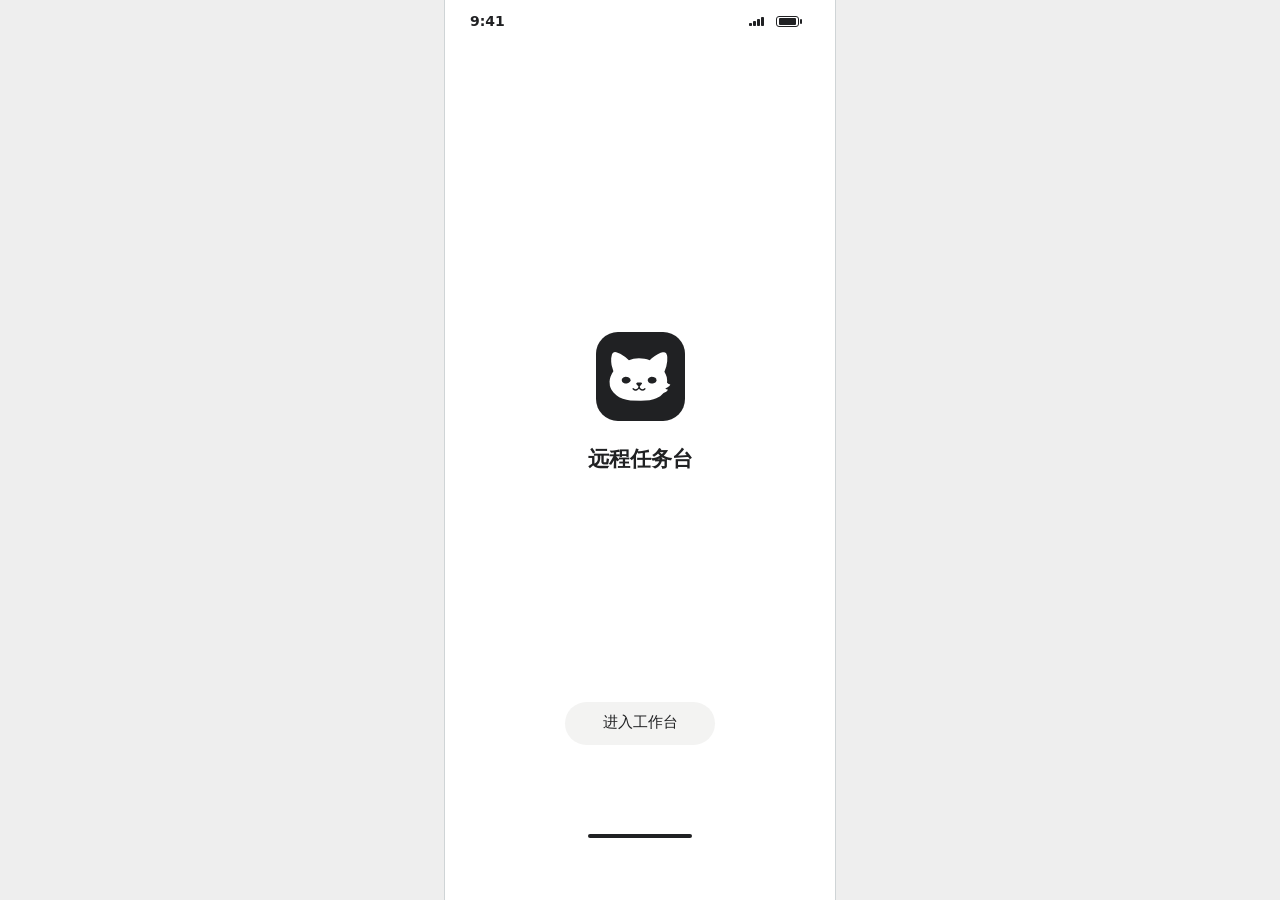
<file: 白猫移动版-交互预览.html>
<!doctype html><html lang="zh-CN"><meta charset="utf-8"><meta name="viewport" content="width=device-width,initial-scale=1"><link rel="icon" href="[data-uri]"><title>远程任务台</title><style>*{box-sizing:border-box}html,body{margin:0;background:#e4e7e8;color:#172024;font-family:"Microsoft YaHei","PingFang SC",system-ui,sans-serif}main{max-width:390px;margin:0 auto;min-height:100dvh;background:#ffffff;container-type:inline-size}#app{position:relative;width:100%;min-height:100dvh}.part,.tap,.field,.chat-window,.sticky-input{position:absolute}.part{pointer-events:none}.part.text{white-space:nowrap;overflow:hidden;line-height:1.3}.tap{background:transparent;color:transparent;border:0;padding:0;cursor:pointer;border-radius:6px}.tap:focus-visible,.field:focus-visible{outline:2px solid #202123;outline-offset:2px}.field{font:inherit;border:0;background:#fff;padding:3px 6px;color:#172024;resize:none}.chat-window{overflow-y:auto;overscroll-behavior:contain;padding:12px 14px;scrollbar-width:thin}.m{margin:13px 0;max-width:90%}.m b{font-size:12px;color:#58616a}.m p{font-size:15px;background:white;border:1px solid #d5d8dd;border-radius:12px;padding:10px 12px;line-height:1.6;margin:4px 0;overflow-wrap:anywhere}.m.me{margin-left:auto}.m.me p{background:#f3f3f2}.txt-btn{border:0;background:transparent;color:#202123;font:inherit;cursor:pointer;min-height:36px}.tool{background:white;border:1px solid #d5d8dd;border-radius:8px;padding:12px;color:#172024;cursor:pointer;text-align:left;width:100%}.tool pre{white-space:pre-wrap;margin:8px 0;font-size:12px}.pill{position:absolute;left:50%;transform:translateX(-50%);border:0;border-radius:24px;background:#202123;color:#fff;padding:8px 14px;cursor:pointer;white-space:nowrap}.chatbar{position:absolute;left:4.5%;width:91%;display:flex;gap:6px;border-top:1px solid #d5d8dd;padding:9px 0;background:#ffffff}.chatbar input{min-width:0;flex:1;background:#eff0f0;border:0;border-radius:8px;padding:12px;font:inherit}.chatbar button{background:#202123;border:0;color:#fff;border-radius:8px;padding:0 12px;font:inherit}.freshrow{position:absolute;left:5%;right:5%;border:0;background:#f3f3f2;color:#172024;text-align:left;font:inherit;border-radius:8px;padding:10px;cursor:pointer}.note{position:absolute;padding:8px;background:white;color:#172024;border-radius:9px}.choices{background:#ffffff;color:#202123;border:0;cursor:pointer}input[type=search]{background:#eff0f0}.missing{display:none}@media(min-width:650px){main{box-shadow:0 0 0 1px #cfd4d6}}html{background:#eee}body{background:#eee}main{background:#fff}.m{margin:20px 0}.m p{border:0;border-radius:0;padding:5px 0;line-height:1.65}.m.me{max-width:82%;width:fit-content}.m.me b{display:block;text-align:right}.m.me p{border-radius:17px;padding:10px 14px}.chatbar{padding:8px 10px 8px 16px;background:#f3f3f2;border:0;border-radius:26px;align-items:center;min-height:53px}.chatbar input{background:transparent}.chatbar button{border-radius:18px;padding:8px 12px}.tool{border-width:0 0 1px;border-radius:0}.txt-btn{color:#67686b}input[type=search]{background:#f3f3f2}.search-empty{color:#67686b;font-size:15px}.part[hidden],.tap[hidden]{display:none}.freshrow{background:#f3f3f2}.pill{background:#202123}.choices{color:#202123}</style><body><main><article id="app" aria-live="off"></article></main><script>const P={"inbox":{"id":"inbox","title":"任务","h":844,"el":[{"x":0,"y":0,"w":390,"h":844,"fill":"#FFFFFF","r":0,"stroke":"","name":"页面背景"},{"x":25,"y":12,"w":70,"h":20,"t":"9:41","size":14,"c":"#202123","weight":650,"align":"left"},{"x":304,"y":23,"w":3,"h":3,"fill":"#202123","r":0.8,"stroke":"","name":"形状"},{"x":308,"y":21,"w":3,"h":5,"fill":"#202123","r":0.8,"stroke":"","name":"形状"},{"x":312,"y":19,"w":3,"h":7,"fill":"#202123","r":0.8,"stroke":"","name":"形状"},{"x":316,"y":17,"w":3,"h":9,"fill":"#202123","r":0.8,"stroke":"","name":"形状"},{"x":331,"y":16,"w":23,"h":11,"fill":"","r":3,"stroke":"#202123","name":"形状"},{"x":334,"y":18,"w":17,"h":7,"fill":"#202123","r":1,"stroke":"","name":"形状"},{"x":355,"y":19,"w":2,"h":5,"fill":"#202123","r":1,"stroke":"","name":"形状"},{"x":143,"y":834,"w":104,"h":4,"fill":"#202123","r":2,"stroke":"","name":"形状"},{"x":21,"y":49,"w":31,"h":31,"fill":"#202123","r":7.6259999999999994,"stroke":"","name":"白猫图标底板"},{"x":25.805,"y":55.92261,"w":21.389999999999997,"h":17.15478,"path":[[0.51475,0.9943],[0.34283,0.98671],[0.28077,0.97405],[0.21974,0.95253],[0.16175,0.91962],[0.11597,0.88165],[0.06867,0.82658],[0.03611,0.77089],[0.01882,0.72532],[0.00966,0.68608],[0.00458,0.60127],[0.01068,0.5481],[0.02187,0.5],[0.04425,0.43924],[0.06663,0.3962],[0.03713,0.26709],[0.03103,0.20127],[0.03103,0.13165],[0.04323,0.05443],[0.05443,0.02911],[0.06816,0.01329],[0.09257,0.00443],[0.11495,0.00696],[0.17803,0.03861],[0.26043,0.1057],[0.31943,0.17152],[0.39471,0.14241],[0.4822,0.13101],[0.57375,0.13987],[0.61445,0.15127],[0.65819,0.17152],[0.69176,0.13101],[0.74161,0.08291],[0.7884,0.0462],[0.83622,0.01709],[0.86979,0.0057],[0.8942,0.0057],[0.91556,0.01709],[0.92828,0.03418],[0.94049,0.07342],[0.94456,0.10633],[0.94354,0.18861],[0.92828,0.29494],[0.89776,0.40633],[0.92218,0.46329],[0.93642,0.51772],[0.94252,0.57848],[0.94049,0.62785],[0.96643,0.65506],[0.9944,0.66329],[0.97915,0.69114],[0.96134,0.71076],[0.93795,0.72722],[0.912,0.73671],[0.92981,0.75759],[0.95778,0.76835],[0.92777,0.81076],[0.88403,0.83608],[0.82909,0.89937],[0.76501,0.94367],[0.71923,0.96392],[0.65615,0.98165]],"fill":"#FFFFFF","name":"白猫头"},{"x":25.805,"y":55.92261,"w":21.389999999999997,"h":17.15478,"path":[[0.55086,0.78734],[0.57681,0.77405],[0.5885,0.75823],[0.59156,0.74177],[0.57884,0.73608],[0.55646,0.75506],[0.5351,0.75759],[0.5178,0.75],[0.50407,0.73418],[0.49593,0.7038],[0.53459,0.6443],[0.53154,0.63165],[0.5178,0.62215],[0.45677,0.62215],[0.43896,0.63671],[0.44201,0.65696],[0.47558,0.7038],[0.4705,0.72532],[0.45473,0.74747],[0.43845,0.75633],[0.42116,0.75759],[0.38962,0.73608],[0.38149,0.73734],[0.37691,0.74557],[0.37996,0.75823],[0.39268,0.77532],[0.41607,0.78797],[0.43845,0.78797],[0.45677,0.78038],[0.48423,0.75],[0.49949,0.77025],[0.51882,0.78418]],"fill":"#202123","name":"鼻子和嘴"},{"x":25.805,"y":55.92261,"w":21.389999999999997,"h":17.15478,"path":[[0.28637,0.64177],[0.3174,0.62975],[0.33927,0.6038],[0.34639,0.57722],[0.34028,0.5443],[0.31841,0.51835],[0.29603,0.50823],[0.26043,0.50696],[0.22889,0.52089],[0.21211,0.54051],[0.20498,0.55949],[0.20397,0.58481],[0.21007,0.60506],[0.22177,0.62215],[0.2411,0.63608],[0.26144,0.64241]],"fill":"#202123","name":"猫眼"},{"x":25.805,"y":55.92261,"w":21.389999999999997,"h":17.15478,"path":[[0.71058,0.64177],[0.74262,0.62848],[0.75941,0.61013],[0.76958,0.58101],[0.7645,0.54557],[0.74975,0.52468],[0.72024,0.50823],[0.68362,0.50696],[0.65412,0.51962],[0.63632,0.53924],[0.62818,0.55949],[0.62716,0.58354],[0.63225,0.60253],[0.64395,0.62089],[0.66429,0.63608],[0.68464,0.64241]],"fill":"#202123","name":"猫眼"},{"x":64,"y":51,"w":130,"h":29,"t":"远程任务台","size":19,"c":"#202123","weight":650,"align":"left"},{"x":342.9,"y":58.96625,"w":15.200000000000045,"h":1.5674999999999955,"path":[[0,1],[1,1],[1,0],[0,0]],"fill":"#202123","name":"settings"},{"x":342.9,"y":64.66625,"w":15.200000000000045,"h":1.5674999999999955,"path":[[0,1],[1,1],[1,0],[0,0]],"fill":"#202123","name":"settings"},{"x":342.9,"y":70.36625000000001,"w":15.200000000000045,"h":1.5674999999999955,"path":[[0,1],[1,1],[1,0],[0,0]],"fill":"#202123","name":"settings"},{"x":21,"y":108,"w":179,"h":35,"fill":"#F3F3F2","r":18,"stroke":"","name":"形状"},{"x":35,"y":122,"w":7,"h":7,"fill":"#28845F","r":4,"stroke":"","name":"形状"},{"x":52,"y":116,"w":119,"h":22,"t":"CAD 工作站","size":14,"c":"#202123","weight":550,"align":"left"},{"x":169.33330952441688,"y":122.93330952441688,"w":4.133380951166259,"h":4.133380951166231,"path":[[0,0.22581537056314382],[0.7741846294368508,1],[1,0.7741846294368562],[0.22581537056314915,0]],"fill":"#6D6F73","name":"chev"},{"x":172.53330952441686,"y":122.93330952441688,"w":4.133380951166259,"h":4.133380951166231,"path":[[0.22581537056314915,1],[1,0.22581537056314382],[0.7741846294368508,0],[0,0.7741846294368562]],"fill":"#6D6F73","name":"chev"},{"x":22,"y":171,"w":290,"h":40,"t":"任务","size":29,"c":"#202123","weight":650,"align":"left"},{"x":291,"y":181,"w":76,"h":21,"t":"设备迁移","size":13,"c":"#6D6F73","weight":500,"align":"right"},{"x":23.95,"y":242.91625,"w":5.699999999999999,"h":1.5674999999999955,"path":[[0,1],[1,1],[1,0],[0,0]],"fill":"#6D6F73","name":"folder"},{"x":29.09580506024504,"y":243.14580506024504,"w":3.008389879509913,"h":3.008389879509906,"path":[[0,0.36843292389032606],[0.6315670761096701,1],[1,0.631567076109674],[0.3684329238903299,0]],"fill":"#6D6F73","name":"folder"},{"x":31.549999999999997,"y":244.81625,"w":8.549999999999997,"h":1.5674999999999955,"path":[[0,1],[1,1],[1,0],[0,0]],"fill":"#6D6F73","name":"folder"},{"x":39.31625,"y":245.6,"w":1.5674999999999955,"h":8.550000000000011,"path":[[0,0],[0,1],[1,1],[1,0]],"fill":"#6D6F73","name":"folder"},{"x":23.95,"y":253.36625,"w":16.149999999999995,"h":1.5674999999999955,"path":[[1,0],[0,0],[0,1],[1,1]],"fill":"#6D6F73","name":"folder"},{"x":23.166249999999998,"y":243.7,"w":1.5675000000000026,"h":10.450000000000017,"path":[[1,1],[1,0],[0,0],[0,1]],"fill":"#6D6F73","name":"folder"},{"x":51,"y":238,"w":265,"h":24,"t":"埃菲尔铁塔改造","size":14,"c":"#6D6F73","weight":550,"align":"left"},{"x":351.60414136969297,"y":245.30414136969296,"w":4.391717260614087,"h":4.391717260614087,"path":[[0,0.2258153705631403],[0.7741846294368597,1],[1,0.7741846294368597],[0.2258153705631403,0]],"fill":"#6D6F73","name":"chev"},{"x":355.00414136969295,"y":245.30414136969296,"w":4.391717260614087,"h":4.391717260614087,"path":[[0.2258153705631403,1],[1,0.2258153705631403],[0.7741846294368597,0],[0,0.7741846294368597]],"fill":"#6D6F73","name":"chev"},{"x":26,"y":292,"w":6,"h":6,"fill":"#28845F","r":3,"stroke":"","name":"形状"},{"x":43,"y":282,"w":253,"h":26,"t":"绘制埃菲尔铁塔正立面","size":16,"c":"#202123","weight":550,"align":"left"},{"x":43,"y":311,"w":278,"h":22,"t":"Codex 正在绘制桁架","size":13,"c":"#6D6F73","weight":400,"align":"left"},{"x":291,"y":283,"w":76,"h":22,"t":"09:40","size":12,"c":"#6D6F73","weight":400,"align":"right"},{"x":43,"y":347,"w":325,"h":1,"fill":"#E5E5E3","r":0,"stroke":"","name":"形状"},{"x":43,"y":372,"w":253,"h":26,"t":"核对底板孔位","size":16,"c":"#202123","weight":550,"align":"left"},{"x":43,"y":401,"w":278,"h":22,"t":"已完成 · 图纸已归档","size":13,"c":"#6D6F73","weight":400,"align":"left"},{"x":291,"y":373,"w":76,"h":22,"t":"08:27","size":12,"c":"#6D6F73","weight":400,"align":"right"},{"x":23.95,"y":474.91625,"w":5.699999999999999,"h":1.5674999999999955,"path":[[0,1],[1,1],[1,0],[0,0]],"fill":"#6D6F73","name":"folder"},{"x":29.095805060245038,"y":475.14580506024504,"w":3.0083898795099238,"h":3.0083898795099344,"path":[[0,0.36843292389032256],[0.6315670761096679,1],[1,0.6315670761096774],[0.36843292389033094,0]],"fill":"#6D6F73","name":"folder"},{"x":31.549999999999997,"y":476.81625,"w":8.549999999999997,"h":1.5674999999999955,"path":[[0,1],[1,1],[1,0],[0,0]],"fill":"#6D6F73","name":"folder"},{"x":39.31625,"y":477.6,"w":1.5674999999999955,"h":8.549999999999955,"path":[[0,0],[0,1],[1,1],[1,0]],"fill":"#6D6F73","name":"folder"},{"x":23.95,"y":485.36625,"w":16.149999999999995,"h":1.5674999999999955,"path":[[1,0],[0,0],[0,1],[1,1]],"fill":"#6D6F73","name":"folder"},{"x":23.166249999999998,"y":475.7,"w":1.5675000000000026,"h":10.449999999999989,"path":[[1,1],[1,0],[0,0],[0,1]],"fill":"#6D6F73","name":"folder"},{"x":51,"y":470,"w":265,"h":24,"t":"图纸交付","size":14,"c":"#6D6F73","weight":550,"align":"left"},{"x":351.60414136969297,"y":477.30414136969296,"w":4.391717260614087,"h":4.391717260614087,"path":[[0,0.2258153705631403],[0.7741846294368597,1],[1,0.7741846294368597],[0.2258153705631403,0]],"fill":"#6D6F73","name":"chev"},{"x":355.00414136969295,"y":477.30414136969296,"w":4.391717260614087,"h":4.391717260614087,"path":[[0.2258153705631403,1],[1,0.2258153705631403],[0.7741846294368597,0],[0,0.7741846294368597]],"fill":"#6D6F73","name":"chev"},{"x":43,"y":515,"w":253,"h":26,"t":"导出塔架预览图","size":16,"c":"#202123","weight":550,"align":"left"},{"x":43,"y":544,"w":278,"h":22,"t":"已完成 · 1 个附件","size":13,"c":"#6D6F73","weight":400,"align":"left"},{"x":291,"y":516,"w":76,"h":22,"t":"昨天","size":12,"c":"#6D6F73","weight":400,"align":"right"},{"x":20,"y":673,"w":291,"h":47,"fill":"#F3F3F2","r":23,"stroke":"","name":"形状"},{"x":46.2991395840242,"y":697.2991395840243,"w":5.611720831951587,"h":5.611720831951516,"path":[[0,0.18919701527318142],[0.8108029847268159,1],[1,0.8108029847268186],[0.18919701527318408,0]],"fill":"#6D6F73","name":"search"},{"x":46.117776013988575,"y":690.3125920046629,"w":2.3344479720228506,"h":3.2048159906742058,"path":[[1,0.8518429787994476],[0.6101862149399421,0],[0,0.14815702120055238],[0.389813785060058,1]],"fill":"#6D6F73","name":"search"},{"x":43.68355882768392,"y":688.1053382415258,"w":3.5628823446321647,"h":3.069323516948316,"path":[[1,0.592964537609081],[0.23376644639612856,0],[0,0.40703546239091903],[0.7662335536038715,1]],"fill":"#6D6F73","name":"search"},{"x":41.37,"y":687.97925,"w":2.730000000000004,"h":1.5015000000000782,"path":[[1,0],[0,0],[0,1],[1,1]],"fill":"#6D6F73","name":"search"},{"x":38.22355882768392,"y":688.1053382415258,"w":3.5628823446321647,"h":3.069323516948316,"path":[[0.7662335536038715,0],[0,0.592964537609081],[0.23376644639612856,1],[1,0.40703546239091903]],"fill":"#6D6F73","name":"search"},{"x":37.01777601398857,"y":690.3125920046629,"w":2.3344479720228506,"h":3.2048159906742058,"path":[[0.389813785060058,0],[0,0.8518429787994476],[0.6101862149399421,1],[1,0.14815702120055238]],"fill":"#6D6F73","name":"search"},{"x":37.01777601398857,"y":693.0425920046629,"w":2.3344479720228506,"h":3.2048159906742058,"path":[[0,0.14815702120055238],[0.389813785060058,1],[1,0.8518429787994476],[0.6101862149399421,0]],"fill":"#6D6F73","name":"search"},{"x":38.2235588276839,"y":695.3853382415259,"w":3.562882344632193,"h":3.0693235169482023,"path":[[0,0.40703546239086],[0.7662335536038654,1],[1,0.5929645376091399],[0.2337664463961347,0]],"fill":"#6D6F73","name":"search"},{"x":41.37,"y":697.07925,"w":2.730000000000004,"h":1.5015000000000782,"path":[[0,1],[1,1],[1,0],[0,0]],"fill":"#6D6F73","name":"search"},{"x":43.6835588276839,"y":695.3853382415259,"w":3.562882344632193,"h":3.0693235169482023,"path":[[0.2337664463961347,1],[1,0.40703546239086],[0.7662335536038654,0],[0,0.5929645376091399]],"fill":"#6D6F73","name":"search"},{"x":46.117776013988575,"y":693.0425920046629,"w":2.3344479720228506,"h":3.2048159906742058,"path":[[0.6101862149399421,1],[1,0.14815702120055238],[0.389813785060058,0],[0,0.8518429787994476]],"fill":"#6D6F73","name":"search"},{"x":64,"y":686,"w":230,"h":23,"t":"搜索任务或会话","size":14,"c":"#6D6F73","weight":400,"align":"left"},{"x":324,"y":673,"w":47,"h":47,"fill":"#202123","r":24,"stroke":"","name":"形状"},{"x":339.28375,"y":695.5,"w":1.732499999999959,"h":7.350000000000023,"path":[[0,0],[0,1],[1,1],[1,0]],"fill":"#FFFFFF","name":"compose"},{"x":340.15,"y":701.98375,"w":13.650000000000034,"h":1.7325000000000728,"path":[[0,1],[1,1],[1,0],[0,0]],"fill":"#FFFFFF","name":"compose"},{"x":352.93375000000003,"y":697.6,"w":1.732499999999959,"h":5.25,"path":[[1,1],[1,0],[0,0],[0,1]],"fill":"#FFFFFF","name":"compose"},{"x":343.5282030930638,"y":694.1760676976879,"w":2.6935938138724396,"h":3.6978646046242147,"path":[[0.6101862149399488,1],[1,0.14815702120059443],[0.38981378506005115,0],[0,0.8518429787994056]],"fill":"#FFFFFF","name":"compose"},{"x":344.78746875079713,"y":686.4874687507971,"w":8.575062498405714,"h":8.575062498405828,"path":[[0.14286339004916365,1],[1,0.142863390049175],[0.8571366099508364,0],[0,0.857136609950825]],"fill":"#FFFFFF","name":"compose"},{"x":352.13746875079715,"y":686.4874687507971,"w":4.3750624984056685,"h":4.375062498405782,"path":[[0,0.28001028530499905],[0.7199897146950197,1],[1,0.719989714695001],[0.28001028530498034,0]],"fill":"#FFFFFF","name":"compose"},{"x":347.93746875079717,"y":689.6374687507972,"w":8.575062498405657,"h":8.5750624984056,"path":[[0.8571366099508354,0],[0,0.8571366099508477],[0.1428633900491646,1],[1,0.14286339004915227]],"fill":"#FFFFFF","name":"compose"},{"x":344.35,"y":696.73375,"w":4.199999999999989,"h":1.7325000000000728,"path":[[1,0],[0,0],[0,1],[1,1]],"fill":"#FFFFFF","name":"compose"},{"x":0,"y":750,"w":390,"h":1,"fill":"#E5E5E3","r":0,"stroke":"","name":"形状"},{"x":39,"y":757,"w":52,"h":27,"fill":"#F3F3F2","r":13,"stroke":"","name":"形状"},{"x":56.9,"y":764.6575,"w":5.399999999999999,"h":1.4849999999999,"path":[[0,1],[1,1],[1,0],[0,0]],"fill":"#202123","name":"folder"},{"x":61.77497321496897,"y":764.874973214969,"w":2.8500535700620375,"h":2.8500535700619594,"path":[[0,0.3684329238902914],[0.6315670761096663,1],[1,0.6315670761097086],[0.36843292389033616,0]],"fill":"#202123","name":"folder"},{"x":64.1,"y":766.4575000000001,"w":8.100000000000009,"h":1.4849999999999,"path":[[0,1],[1,1],[1,0],[0,0]],"fill":"#202123","name":"folder"},{"x":71.4575,"y":767.2,"w":1.4850000000000136,"h":8.099999999999909,"path":[[0,0],[0,1],[1,1],[1,0]],"fill":"#202123","name":"folder"},{"x":56.9,"y":774.5575,"w":15.300000000000004,"h":1.4849999999999,"path":[[1,0],[0,0],[0,1],[1,1]],"fill":"#202123","name":"folder"},{"x":56.1575,"y":765.4,"w":1.4849999999999994,"h":9.899999999999977,"path":[[1,1],[1,0],[0,0],[0,1]],"fill":"#202123","name":"folder"},{"x":0,"y":789,"w":130,"h":19,"t":"任务","size":12,"c":"#202123","weight":650,"align":"center"},{"x":187.8,"y":761.9575000000001,"w":14.399999999999977,"h":1.4849999999999,"path":[[0,1],[1,1],[1,0],[0,0]],"fill":"#6D6F73","name":"chat"},{"x":201.45749999999998,"y":762.7,"w":1.4850000000000136,"h":9.899999999999977,"path":[[0,0],[0,1],[1,1],[1,0]],"fill":"#6D6F73","name":"chat"},{"x":193.2,"y":771.8575000000001,"w":9,"h":1.4849999999999,"path":[[1,0],[0,0],[0,1],[1,1]],"fill":"#6D6F73","name":"chat"},{"x":188.23616392719083,"y":772.0202049089886,"w":5.427672145618317,"h":4.759590182022862,"path":[[0.8290847124273685,0],[0,0.756367641398486],[0.17091528757263155,1],[1,0.243632358601514]],"fill":"#6D6F73","name":"chat"},{"x":187.95749999999998,"y":772.6,"w":1.4850000000000136,"h":3.6000000000000227,"path":[[1,1],[1,0],[0,0],[0,1]],"fill":"#6D6F73","name":"chat"},{"x":187.8,"y":771.8575000000001,"w":0.8999999999999773,"h":1.4849999999999,"path":[[1,0],[0,0],[0,1],[1,1]],"fill":"#6D6F73","name":"chat"},{"x":187.0575,"y":762.7,"w":1.4850000000000136,"h":9.899999999999977,"path":[[1,1],[1,0],[0,0],[0,1]],"fill":"#6D6F73","name":"chat"},{"x":130,"y":789,"w":130,"h":19,"t":"聊天","size":12,"c":"#6D6F73","weight":400,"align":"center"},{"x":316.9,"y":761.9575000000001,"w":16.200000000000045,"h":1.4849999999999,"path":[[0,1],[1,1],[1,0],[0,0]],"fill":"#6D6F73","name":"monitor"},{"x":332.3575,"y":762.7,"w":1.4850000000000136,"h":9.899999999999977,"path":[[0,0],[0,1],[1,1],[1,0]],"fill":"#6D6F73","name":"monitor"},{"x":316.9,"y":771.8575000000001,"w":16.200000000000045,"h":1.4849999999999,"path":[[1,0],[0,0],[0,1],[1,1]],"fill":"#6D6F73","name":"monitor"},{"x":316.15749999999997,"y":762.7,"w":1.4850000000000136,"h":9.899999999999977,"path":[[1,1],[1,0],[0,0],[0,1]],"fill":"#6D6F73","name":"monitor"},{"x":324.2575,"y":772.6,"w":1.4850000000000136,"h":2.699999999999932,"path":[[0,0],[0,1],[1,1],[1,0]],"fill":"#6D6F73","name":"monitor"},{"x":321.4,"y":775.4575000000001,"w":7.2000000000000455,"h":1.4849999999999,"path":[[0,1],[1,1],[1,0],[0,0]],"fill":"#6D6F73","name":"monitor"},{"x":260,"y":789,"w":130,"h":19,"t":"Agent","size":12,"c":"#6D6F73","weight":400,"align":"center"}],"actions":[{"x":326,"y":40,"w":48,"h":49,"target":"people"},{"x":17,"y":102,"w":185,"h":47,"target":"people"},{"x":278,"y":166,"w":93,"h":46,"target":"scan"},{"x":20,"y":276,"w":350,"h":60,"target":"task"},{"x":20,"y":366,"w":350,"h":60,"target":"file"},{"x":20,"y":509,"w":350,"h":60,"target":"file"},{"x":20,"y":673,"w":291,"h":47,"target":"convos"},{"x":318,"y":670,"w":59,"h":53,"target":"create"},{"x":0,"y":752,"w":130,"h":63,"target":"inbox"},{"x":130,"y":752,"w":130,"h":63,"target":"convos"},{"x":260,"y":752,"w":130,"h":63,"target":"people"}]},"task":{"title":"任务详情","id":"task","h":844,"actions":[{"x":12,"y":43,"w":114,"h":40,"target":"inbox"},{"x":20,"y":663,"w":350,"h":50,"target":"thread"},{"x":20,"y":740,"w":350,"h":70,"target":"file"}],"count":84,"el":[{"x":0,"y":0,"w":390,"h":844,"fill":"#FFFFFF","name":"页面背景"},{"x":22,"y":11,"w":75,"h":22,"r":0,"fill":"","stroke":"","rot":0,"t":"9:41","size":14,"c":"#202123","weight":700,"align":"left"},{"x":307,"y":23,"w":3,"h":3,"r":1,"fill":"#202123","stroke":"","rot":0},{"x":311,"y":21,"w":3,"h":5,"r":1,"fill":"#202123","stroke":"","rot":0},{"x":315,"y":19,"w":3,"h":7,"r":1,"fill":"#202123","stroke":"","rot":0},{"x":319,"y":17,"w":3,"h":9,"r":1,"fill":"#202123","stroke":"","rot":0},{"x":333,"y":16,"w":23,"h":12,"r":3,"fill":"","stroke":"#202123","rot":0},{"x":336,"y":19,"w":17,"h":6,"r":1,"fill":"#202123","stroke":"","rot":0},{"x":357,"y":19,"w":2,"h":6,"r":0,"fill":"#202123","stroke":"","rot":0},{"x":144,"y":834,"w":102,"h":4,"r":2,"fill":"#202123","stroke":"","rot":0},{"x":20,"y":52,"w":140,"h":25,"r":0,"fill":"","stroke":"","rot":0,"t":"‹  任务","size":14,"c":"#202123","weight":400,"align":"left"},{"x":19,"y":95,"w":352,"h":48,"r":0,"fill":"","stroke":"","rot":0,"t":"任务详情","size":29,"c":"#202123","weight":600,"align":"left"},{"x":20,"y":163,"w":7,"h":7,"r":4,"fill":"#202123","stroke":"","rot":0},{"x":34,"y":156,"w":102,"h":20,"r":0,"fill":"","stroke":"","rot":0,"t":"运行中","size":12,"c":"#202123","weight":700,"align":"left"},{"x":265,"y":156,"w":105,"h":21,"r":0,"fill":"","stroke":"","rot":0,"t":"CAD-024","size":12,"c":"#6D6F73","weight":400,"align":"right"},{"x":20,"y":192,"w":350,"h":34,"r":0,"fill":"","stroke":"","rot":0,"t":"绘制埃菲尔铁塔正立面","size":22,"c":"#202123","weight":700,"align":"left"},{"x":20,"y":231,"w":350,"h":23,"r":0,"fill":"","stroke":"","rot":0,"t":"Codex  /  CAD 工作站","size":14,"c":"#6D6F73","weight":400,"align":"left"},{"x":20,"y":275,"w":350,"h":178,"r":6,"fill":"#27282B","stroke":"","rot":0},{"x":63.75,"y":275.5,"w":1,"h":177,"r":0,"fill":"#29343a","stroke":"","rot":0},{"x":107.5,"y":275.5,"w":1,"h":177,"r":0,"fill":"#29343a","stroke":"","rot":0},{"x":151.25,"y":275.5,"w":1,"h":177,"r":0,"fill":"#29343a","stroke":"","rot":0},{"x":195,"y":275.5,"w":1,"h":177,"r":0,"fill":"#29343a","stroke":"","rot":0},{"x":238.75,"y":275.5,"w":1,"h":177,"r":0,"fill":"#29343a","stroke":"","rot":0},{"x":282.5,"y":275.5,"w":1,"h":177,"r":0,"fill":"#29343a","stroke":"","rot":0},{"x":326.25,"y":275.5,"w":1,"h":177,"r":0,"fill":"#29343a","stroke":"","rot":0},{"x":20.5,"y":304.6666666666667,"w":349,"h":1,"r":0,"fill":"#29343a","stroke":"","rot":0},{"x":20.5,"y":334.3333333333333,"w":349,"h":1,"r":0,"fill":"#29343a","stroke":"","rot":0},{"x":20.5,"y":364,"w":349,"h":1,"r":0,"fill":"#29343a","stroke":"","rot":0},{"x":20.5,"y":393.6666666666667,"w":349,"h":1,"r":0,"fill":"#29343a","stroke":"","rot":0},{"x":20.5,"y":423.33333333333337,"w":349,"h":1,"r":0,"fill":"#29343a","stroke":"","rot":0},{"x":181.42179555355443,"y":300.577,"w":21.311408892891166,"h":1,"r":0,"fill":"#d5e2e5","stroke":"","rot":96.31733079552359},{"x":183.76679555355443,"y":300.577,"w":21.311408892891166,"h":1,"r":0,"fill":"#d5e2e5","stroke":"","rot":83.68266920447635},{"x":171.85399729616663,"y":326.298,"w":31.067005407666816,"h":1,"r":0,"fill":"#d5e2e5","stroke":"","rot":103.08792443147333},{"x":183.5789972961666,"y":326.298,"w":31.067005407666823,"h":1,"r":0,"fill":"#d5e2e5","stroke":"","rot":76.91207556852665},{"x":180.54141586826944,"y":326.398,"w":32.45216826346121,"h":0.8,"r":0,"fill":"#a8bec6","stroke":"","rot":68.81988520060573},{"x":173.5064158682694,"y":326.398,"w":32.4521682634612,"h":0.8,"r":0,"fill":"#a8bec6","stroke":"","rot":111.18011479939425},{"x":183.87000000000003,"y":341.528,"w":18.75999999999999,"h":0.8,"r":0,"fill":"#81969c","stroke":"","rot":0},{"x":164.7779588599393,"y":355.045,"w":28.80408228012138,"h":1,"r":0,"fill":"#d5e2e5","stroke":"","rot":109.00485576691865},{"x":192.91795885993935,"y":355.045,"w":28.80408228012137,"h":1,"r":0,"fill":"#d5e2e5","stroke":"","rot":70.9951442330814},{"x":178.3597142768549,"y":355.14500000000004,"w":39.16057144629023,"h":0.8,"r":0,"fill":"#a8bec6","stroke":"","rot":44.062640500547474},{"x":168.97971427685488,"y":355.14500000000004,"w":39.16057144629025,"h":0.8,"r":0,"fill":"#a8bec6","stroke":"","rot":135.93735949945255},{"x":174.49,"y":368.76200000000006,"w":37.52000000000001,"h":0.8,"r":0,"fill":"#81969c","stroke":"","rot":0},{"x":151.65820951293705,"y":380.766,"w":29.248580974125893,"h":1,"r":0,"fill":"#d5e2e5","stroke":"","rot":124.14047455465716},{"x":205.59320951293708,"y":380.766,"w":29.248580974125876,"h":1,"r":0,"fill":"#d5e2e5","stroke":"","rot":55.859525445342896},{"x":171.89818890772318,"y":380.86600000000004,"w":59.11862218455365,"h":0.8,"r":0,"fill":"#a8bec6","stroke":"","rot":24.172286630868058},{"x":155.4831889077232,"y":380.86600000000004,"w":59.11862218455367,"h":0.8,"r":0,"fill":"#a8bec6","stroke":"","rot":155.82771336913197},{"x":158.075,"y":392.97,"w":70.35000000000002,"h":0.8,"r":0,"fill":"#81969c","stroke":"","rot":0},{"x":135.10449632095998,"y":402.7045,"w":27.18100735808,"h":1,"r":0,"fill":"#d5e2e5","stroke":"","rot":133.64497766382823},{"x":224.21449632096,"y":402.7045,"w":27.18100735808,"h":1,"r":0,"fill":"#d5e2e5","stroke":"","rot":46.3550223361718},{"x":157.0025366117072,"y":402.8045,"w":91.2549267765856,"h":0.8,"r":0,"fill":"#a8bec6","stroke":"","rot":12.447153950892913},{"x":138.2425366117072,"y":402.8045,"w":91.2549267765856,"h":0.8,"r":0,"fill":"#a8bec6","stroke":"","rot":167.5528460491071},{"x":139.315,"y":412.639,"w":107.87,"h":0.8,"r":0,"fill":"#81969c","stroke":"","rot":0},{"x":96.81097286402623,"y":423.13,"w":45.14305427194753,"h":1,"r":0,"fill":"#d5e2e5","stroke":"","rot":152.01635743318343},{"x":244.54597286402625,"y":423.13,"w":45.1430542719476,"h":1,"r":0,"fill":"#d5e2e5","stroke":"","rot":27.98364256681651},{"x":138.55960246010278,"y":423.23,"w":149.24579507979453,"h":0.8,"r":0,"fill":"#a8bec6","stroke":"","rot":8.159365722261079},{"x":98.69460246010276,"y":423.23,"w":149.24579507979448,"h":0.8,"r":0,"fill":"#a8bec6","stroke":"","rot":171.84063427773893},{"x":99.44999999999999,"y":433.821,"w":187.60000000000008,"h":0.8,"r":0,"fill":"#81969c","stroke":"","rot":0},{"x":149.8675,"y":392.37,"w":86.76500000000004,"h":2,"r":0,"fill":"#ffffff","stroke":"","rot":0},{"x":168.6275,"y":368.16200000000003,"w":49.244999999999976,"h":2,"r":0,"fill":"#ffffff","stroke":"","rot":0},{"x":179.18,"y":340.928,"w":28.139999999999986,"h":2,"r":0,"fill":"#ffffff","stroke":"","rot":0},{"x":99.44999999999999,"y":433.721,"w":35.175,"h":1,"r":0,"fill":"#d5e2e5","stroke":"","rot":0},{"x":131.90444107819164,"y":423.8865,"w":38.27111784361675,"h":1,"r":0,"fill":"#d5e2e5","stroke":"","rot":-30.92652764451805},{"x":167.25684665623746,"y":411.7825,"w":26.19130668752514,"h":1,"r":0,"fill":"#d5e2e5","stroke":"","rot":-9.979847171966476},{"x":193.05184665623742,"y":411.7825,"w":26.19130668752514,"h":1,"r":0,"fill":"#d5e2e5","stroke":"","rot":9.979847171966476},{"x":216.32444107819163,"y":423.8865,"w":38.27111784361677,"h":1,"r":0,"fill":"#d5e2e5","stroke":"","rot":30.926527644518032},{"x":251.875,"y":433.721,"w":35.17500000000004,"h":1,"r":0,"fill":"#d5e2e5","stroke":"","rot":0},{"x":76,"y":395.89599999999996,"w":234.5,"h":1,"r":0,"fill":"#A8B8B0","stroke":"","rot":0},{"x":20,"y":483,"w":352,"h":29,"r":0,"fill":"","stroke":"","rot":0,"t":"执行时间线","size":20,"c":"#202123","weight":700,"align":"left"},{"x":23,"y":538,"w":10,"h":10,"r":5,"fill":"#202123","stroke":"","rot":0},{"x":27,"y":549,"w":1,"h":25,"r":0,"fill":"#E5E5E3","stroke":"","rot":0},{"x":47,"y":534,"w":215,"h":23,"r":0,"fill":"","stroke":"","rot":0,"t":"已接收任务","size":15,"c":"#202123","weight":500,"align":"left"},{"x":282,"y":535,"w":87,"h":20,"r":0,"fill":"","stroke":"","rot":0,"t":"09:20","size":12,"c":"#6D6F73","weight":400,"align":"right"},{"x":23,"y":578,"w":10,"h":10,"r":5,"fill":"#202123","stroke":"","rot":0},{"x":27,"y":589,"w":1,"h":25,"r":0,"fill":"#E5E5E3","stroke":"","rot":0},{"x":47,"y":574,"w":215,"h":23,"r":0,"fill":"","stroke":"","rot":0,"t":"已连接工作站","size":15,"c":"#202123","weight":500,"align":"left"},{"x":282,"y":575,"w":87,"h":20,"r":0,"fill":"","stroke":"","rot":0,"t":"09:21","size":12,"c":"#6D6F73","weight":400,"align":"right"},{"x":23,"y":618,"w":10,"h":10,"r":5,"fill":"#202123","stroke":"","rot":0},{"x":47,"y":614,"w":215,"h":23,"r":0,"fill":"","stroke":"","rot":0,"t":"正在绘制桁架","size":15,"c":"#202123","weight":500,"align":"left"},{"x":282,"y":615,"w":87,"h":20,"r":0,"fill":"","stroke":"","rot":0,"t":"09:23","size":12,"c":"#6D6F73","weight":400,"align":"right"},{"x":20,"y":663,"w":350,"h":50,"r":9,"fill":"#202123","stroke":"","rot":0},{"x":24,"y":676,"w":342,"h":26,"r":0,"fill":"","stroke":"","rot":0,"t":"打开完整会话","size":16,"c":"#ffffff","weight":700,"align":"center"},{"x":22,"y":740,"w":260,"h":28,"r":0,"fill":"","stroke":"","rot":0,"t":"塔架正立面.dwg","size":17,"c":"#202123","weight":700,"align":"left"},{"x":22,"y":773,"w":278,"h":23,"r":0,"fill":"","stroke":"","rot":0,"t":"附件预览  ·  前次交付","size":13,"c":"#6D6F73","weight":400,"align":"left"},{"x":285,"y":743,"w":82,"h":23,"r":0,"fill":"","stroke":"","rot":0,"t":"查看  ›","size":13,"c":"#202123","weight":500,"align":"right"},{"x":20,"y":812,"w":350,"h":1,"r":0,"fill":"#E5E5E3","stroke":"","rot":0}]},"convos":{"id":"convos","title":"聊天","h":844,"el":[{"x":0,"y":0,"w":390,"h":844,"fill":"#FFFFFF","r":0,"stroke":"","name":"页面背景"},{"x":25,"y":12,"w":70,"h":20,"t":"9:41","size":14,"c":"#202123","weight":650,"align":"left"},{"x":304,"y":23,"w":3,"h":3,"fill":"#202123","r":0.8,"stroke":"","name":"形状"},{"x":308,"y":21,"w":3,"h":5,"fill":"#202123","r":0.8,"stroke":"","name":"形状"},{"x":312,"y":19,"w":3,"h":7,"fill":"#202123","r":0.8,"stroke":"","name":"形状"},{"x":316,"y":17,"w":3,"h":9,"fill":"#202123","r":0.8,"stroke":"","name":"形状"},{"x":331,"y":16,"w":23,"h":11,"fill":"","r":3,"stroke":"#202123","name":"形状"},{"x":334,"y":18,"w":17,"h":7,"fill":"#202123","r":1,"stroke":"","name":"形状"},{"x":355,"y":19,"w":2,"h":5,"fill":"#202123","r":1,"stroke":"","name":"形状"},{"x":143,"y":834,"w":104,"h":4,"fill":"#202123","r":2,"stroke":"","name":"形状"},{"x":21,"y":49,"w":31,"h":31,"fill":"#202123","r":7.6259999999999994,"stroke":"","name":"白猫图标底板"},{"x":25.805,"y":55.92261,"w":21.389999999999997,"h":17.15478,"path":[[0.51475,0.9943],[0.34283,0.98671],[0.28077,0.97405],[0.21974,0.95253],[0.16175,0.91962],[0.11597,0.88165],[0.06867,0.82658],[0.03611,0.77089],[0.01882,0.72532],[0.00966,0.68608],[0.00458,0.60127],[0.01068,0.5481],[0.02187,0.5],[0.04425,0.43924],[0.06663,0.3962],[0.03713,0.26709],[0.03103,0.20127],[0.03103,0.13165],[0.04323,0.05443],[0.05443,0.02911],[0.06816,0.01329],[0.09257,0.00443],[0.11495,0.00696],[0.17803,0.03861],[0.26043,0.1057],[0.31943,0.17152],[0.39471,0.14241],[0.4822,0.13101],[0.57375,0.13987],[0.61445,0.15127],[0.65819,0.17152],[0.69176,0.13101],[0.74161,0.08291],[0.7884,0.0462],[0.83622,0.01709],[0.86979,0.0057],[0.8942,0.0057],[0.91556,0.01709],[0.92828,0.03418],[0.94049,0.07342],[0.94456,0.10633],[0.94354,0.18861],[0.92828,0.29494],[0.89776,0.40633],[0.92218,0.46329],[0.93642,0.51772],[0.94252,0.57848],[0.94049,0.62785],[0.96643,0.65506],[0.9944,0.66329],[0.97915,0.69114],[0.96134,0.71076],[0.93795,0.72722],[0.912,0.73671],[0.92981,0.75759],[0.95778,0.76835],[0.92777,0.81076],[0.88403,0.83608],[0.82909,0.89937],[0.76501,0.94367],[0.71923,0.96392],[0.65615,0.98165]],"fill":"#FFFFFF","name":"白猫头"},{"x":25.805,"y":55.92261,"w":21.389999999999997,"h":17.15478,"path":[[0.55086,0.78734],[0.57681,0.77405],[0.5885,0.75823],[0.59156,0.74177],[0.57884,0.73608],[0.55646,0.75506],[0.5351,0.75759],[0.5178,0.75],[0.50407,0.73418],[0.49593,0.7038],[0.53459,0.6443],[0.53154,0.63165],[0.5178,0.62215],[0.45677,0.62215],[0.43896,0.63671],[0.44201,0.65696],[0.47558,0.7038],[0.4705,0.72532],[0.45473,0.74747],[0.43845,0.75633],[0.42116,0.75759],[0.38962,0.73608],[0.38149,0.73734],[0.37691,0.74557],[0.37996,0.75823],[0.39268,0.77532],[0.41607,0.78797],[0.43845,0.78797],[0.45677,0.78038],[0.48423,0.75],[0.49949,0.77025],[0.51882,0.78418]],"fill":"#202123","name":"鼻子和嘴"},{"x":25.805,"y":55.92261,"w":21.389999999999997,"h":17.15478,"path":[[0.28637,0.64177],[0.3174,0.62975],[0.33927,0.6038],[0.34639,0.57722],[0.34028,0.5443],[0.31841,0.51835],[0.29603,0.50823],[0.26043,0.50696],[0.22889,0.52089],[0.21211,0.54051],[0.20498,0.55949],[0.20397,0.58481],[0.21007,0.60506],[0.22177,0.62215],[0.2411,0.63608],[0.26144,0.64241]],"fill":"#202123","name":"猫眼"},{"x":25.805,"y":55.92261,"w":21.389999999999997,"h":17.15478,"path":[[0.71058,0.64177],[0.74262,0.62848],[0.75941,0.61013],[0.76958,0.58101],[0.7645,0.54557],[0.74975,0.52468],[0.72024,0.50823],[0.68362,0.50696],[0.65412,0.51962],[0.63632,0.53924],[0.62818,0.55949],[0.62716,0.58354],[0.63225,0.60253],[0.64395,0.62089],[0.66429,0.63608],[0.68464,0.64241]],"fill":"#202123","name":"猫眼"},{"x":64,"y":51,"w":170,"h":29,"t":"远程任务台","size":19,"c":"#202123","weight":650,"align":"left"},{"x":343.175,"y":65,"w":1.6499999999999773,"h":7,"path":[[0,0],[0,1],[1,1],[1,0]],"fill":"#202123","name":"compose"},{"x":344,"y":71.175,"w":13,"h":1.6500000000000057,"path":[[0,1],[1,1],[1,0],[0,0]],"fill":"#202123","name":"compose"},{"x":356.175,"y":67,"w":1.6499999999999773,"h":5,"path":[[1,1],[1,0],[0,0],[0,1]],"fill":"#202123","name":"compose"},{"x":347.21733627910834,"y":63.739112093036105,"w":2.5653274417833245,"h":3.521775813927782,"path":[[0.6101862149399394,1],[1,0.1481570212005782],[0.3898137850600606,0],[0,0.8518429787994238]],"fill":"#202123","name":"compose"},{"x":348.4166369055211,"y":56.416636905521095,"w":8.166726188957796,"h":8.166726188957803,"path":[[0.14286339004916346,1],[1,0.14286339004916507],[0.8571366099508365,0],[0,0.8571366099508358]],"fill":"#202123","name":"compose"},{"x":355.4166369055211,"y":56.416636905521095,"w":4.166726188957796,"h":4.16672618895781,"path":[[0,0.2800102853049804],[0.719989714695022,1],[1,0.7199897146950196],[0.28001028530497796,0]],"fill":"#202123","name":"compose"},{"x":351.4166369055211,"y":59.416636905521095,"w":8.166726188957796,"h":8.166726188957803,"path":[[0.8571366099508365,0],[0,0.8571366099508366],[0.14286339004916346,1],[1,0.14286339004916507]],"fill":"#202123","name":"compose"},{"x":348,"y":66.175,"w":4,"h":1.6500000000000057,"path":[[1,0],[0,0],[0,1],[1,1]],"fill":"#202123","name":"compose"},{"x":21,"y":114,"w":320,"h":46,"t":"聊天","size":29,"c":"#202123","weight":650,"align":"left"},{"x":20,"y":178,"w":350,"h":43,"fill":"#F3F3F2","r":21,"stroke":"","name":"形状"},{"x":45.17497321496899,"y":201.174973214969,"w":5.550053570062019,"h":5.550053570062005,"path":[[0,0.18919701527318297],[0.810802984726815,1],[1,0.810802984726817],[0.18919701527318505,0]],"fill":"#6D6F73","name":"search"},{"x":44.995602651197494,"y":194.2652008837325,"w":2.308794697605016,"h":3.1695982325350087,"path":[[1,0.8518429787994168],[0.6101862149399441,0],[0,0.14815702120058313],[0.38981378506005593,1]],"fill":"#6D6F73","name":"search"},{"x":42.588135104302765,"y":192.08220265645414,"w":3.523729791394473,"h":3.0355946870917023,"path":[[1,0.592964537609113],[0.2337664463961322,0],[0,0.407035462390887],[0.7662335536038678,1]],"fill":"#6D6F73","name":"search"},{"x":40.3,"y":191.95749999999998,"w":2.700000000000003,"h":1.4850000000000136,"path":[[1,0],[0,0],[0,1],[1,1]],"fill":"#6D6F73","name":"search"},{"x":37.188135104302766,"y":192.08220265645414,"w":3.523729791394466,"h":3.0355946870917023,"path":[[0.7662335536038674,0],[0,0.592964537609113],[0.23376644639613267,1],[1,0.407035462390887]],"fill":"#6D6F73","name":"search"},{"x":35.995602651197494,"y":194.2652008837325,"w":2.308794697605016,"h":3.1695982325350087,"path":[[0.38981378506005593,0],[0,0.8518429787994168],[0.6101862149399441,1],[1,0.14815702120058313]],"fill":"#6D6F73","name":"search"},{"x":35.995602651197494,"y":196.96520088373248,"w":2.308794697605016,"h":3.169598232535037,"path":[[0,0.1481570212005818],[0.38981378506005593,1],[1,0.8518429787994182],[0.6101862149399441,0]],"fill":"#6D6F73","name":"search"},{"x":37.18813510430277,"y":199.28220265645416,"w":3.5237297913944516,"h":3.035594687091674,"path":[[0,0.4070354623908908],[0.7662335536038705,1],[1,0.5929645376091092],[0.23376644639612956,0]],"fill":"#6D6F73","name":"search"},{"x":40.3,"y":200.95749999999998,"w":2.700000000000003,"h":1.4850000000000136,"path":[[0,1],[1,1],[1,0],[0,0]],"fill":"#6D6F73","name":"search"},{"x":42.58813510430277,"y":199.28220265645416,"w":3.5237297913944587,"h":3.035594687091674,"path":[[0.2337664463961291,1],[1,0.4070354623908908],[0.7662335536038709,0],[0,0.5929645376091092]],"fill":"#6D6F73","name":"search"},{"x":44.995602651197494,"y":196.96520088373248,"w":2.308794697605016,"h":3.169598232535037,"path":[[0.6101862149399441,1],[1,0.1481570212005818],[0.38981378506005593,0],[0,0.8518429787994182]],"fill":"#6D6F73","name":"search"},{"x":62,"y":189,"w":280,"h":24,"t":"搜索会话或消息","size":14,"c":"#6D6F73","weight":400,"align":"left"},{"x":23.95,"y":263.91625,"w":5.699999999999999,"h":1.5674999999999955,"path":[[0,1],[1,1],[1,0],[0,0]],"fill":"#6D6F73","name":"folder"},{"x":29.095805060245038,"y":264.14580506024504,"w":3.0083898795099238,"h":3.0083898795099344,"path":[[0,0.36843292389032256],[0.6315670761096679,1],[1,0.6315670761096774],[0.36843292389033094,0]],"fill":"#6D6F73","name":"folder"},{"x":31.549999999999997,"y":265.81625,"w":8.549999999999997,"h":1.5674999999999955,"path":[[0,1],[1,1],[1,0],[0,0]],"fill":"#6D6F73","name":"folder"},{"x":39.31625,"y":266.6,"w":1.5674999999999955,"h":8.549999999999955,"path":[[0,0],[0,1],[1,1],[1,0]],"fill":"#6D6F73","name":"folder"},{"x":23.95,"y":274.36625,"w":16.149999999999995,"h":1.5674999999999955,"path":[[1,0],[0,0],[0,1],[1,1]],"fill":"#6D6F73","name":"folder"},{"x":23.166249999999998,"y":264.7,"w":1.5675000000000026,"h":10.449999999999989,"path":[[1,1],[1,0],[0,0],[0,1]],"fill":"#6D6F73","name":"folder"},{"x":51,"y":259,"w":265,"h":24,"t":"CAD 工作站","size":14,"c":"#6D6F73","weight":550,"align":"left"},{"x":351.60414136969297,"y":266.30414136969296,"w":4.391717260614087,"h":4.391717260614087,"path":[[0,0.2258153705631403],[0.7741846294368597,1],[1,0.7741846294368597],[0.2258153705631403,0]],"fill":"#6D6F73","name":"chev"},{"x":355.00414136969295,"y":266.30414136969296,"w":4.391717260614087,"h":4.391717260614087,"path":[[0.2258153705631403,1],[1,0.2258153705631403],[0.7741846294368597,0],[0,0.7741846294368597]],"fill":"#6D6F73","name":"chev"},{"x":26,"y":313,"w":6,"h":6,"fill":"#28845F","r":3,"stroke":"","name":"形状"},{"x":43,"y":303,"w":253,"h":26,"t":"铁塔正立面绘制","size":16,"c":"#202123","weight":550,"align":"left"},{"x":43,"y":332,"w":278,"h":22,"t":"正在绘制桁架与两侧塔腿","size":13,"c":"#6D6F73","weight":400,"align":"left"},{"x":291,"y":304,"w":76,"h":22,"t":"09:40","size":12,"c":"#6D6F73","weight":400,"align":"right"},{"x":43,"y":369,"w":325,"h":1,"fill":"#E5E5E3","r":0,"stroke":"","name":"形状"},{"x":43,"y":390,"w":253,"h":26,"t":"图纸图层整理","size":16,"c":"#202123","weight":550,"align":"left"},{"x":43,"y":419,"w":278,"h":22,"t":"共 18 个图层已归类","size":13,"c":"#6D6F73","weight":400,"align":"left"},{"x":291,"y":391,"w":76,"h":22,"t":"09:16","size":12,"c":"#6D6F73","weight":400,"align":"right"},{"x":43,"y":456,"w":325,"h":1,"fill":"#E5E5E3","r":0,"stroke":"","name":"形状"},{"x":23.95,"y":499.91625,"w":5.699999999999999,"h":1.5674999999999955,"path":[[0,1],[1,1],[1,0],[0,0]],"fill":"#6D6F73","name":"folder"},{"x":29.095805060245038,"y":500.14580506024504,"w":3.0083898795099238,"h":3.0083898795099344,"path":[[0,0.36843292389032256],[0.6315670761096679,1],[1,0.6315670761096774],[0.36843292389033094,0]],"fill":"#6D6F73","name":"folder"},{"x":31.549999999999997,"y":501.81625,"w":8.549999999999997,"h":1.5674999999999955,"path":[[0,1],[1,1],[1,0],[0,0]],"fill":"#6D6F73","name":"folder"},{"x":39.31625,"y":502.6,"w":1.5674999999999955,"h":8.549999999999955,"path":[[0,0],[0,1],[1,1],[1,0]],"fill":"#6D6F73","name":"folder"},{"x":23.95,"y":510.36625,"w":16.149999999999995,"h":1.5674999999999955,"path":[[1,0],[0,0],[0,1],[1,1]],"fill":"#6D6F73","name":"folder"},{"x":23.166249999999998,"y":500.7,"w":1.5675000000000026,"h":10.449999999999989,"path":[[1,1],[1,0],[0,0],[0,1]],"fill":"#6D6F73","name":"folder"},{"x":51,"y":495,"w":265,"h":24,"t":"分析工作站","size":14,"c":"#6D6F73","weight":550,"align":"left"},{"x":351.60414136969297,"y":502.30414136969296,"w":4.391717260614087,"h":4.391717260614087,"path":[[0,0.2258153705631403],[0.7741846294368597,1],[1,0.7741846294368597],[0.2258153705631403,0]],"fill":"#6D6F73","name":"chev"},{"x":355.00414136969295,"y":502.30414136969296,"w":4.391717260614087,"h":4.391717260614087,"path":[[0.2258153705631403,1],[1,0.2258153705631403],[0.7741846294368597,0],[0,0.7741846294368597]],"fill":"#6D6F73","name":"chev"},{"x":43,"y":536,"w":253,"h":26,"t":"塔型参数校核","size":16,"c":"#202123","weight":550,"align":"left"},{"x":43,"y":565,"w":278,"h":22,"t":"平台标高与塔腿跨距","size":13,"c":"#6D6F73","weight":400,"align":"left"},{"x":291,"y":537,"w":76,"h":22,"t":"昨天","size":12,"c":"#6D6F73","weight":400,"align":"right"},{"x":0,"y":750,"w":390,"h":1,"fill":"#E5E5E3","r":0,"stroke":"","name":"形状"},{"x":56.9,"y":764.6575,"w":5.399999999999999,"h":1.4849999999999,"path":[[0,1],[1,1],[1,0],[0,0]],"fill":"#6D6F73","name":"folder"},{"x":61.77497321496897,"y":764.874973214969,"w":2.8500535700620375,"h":2.8500535700619594,"path":[[0,0.3684329238902914],[0.6315670761096663,1],[1,0.6315670761097086],[0.36843292389033616,0]],"fill":"#6D6F73","name":"folder"},{"x":64.1,"y":766.4575000000001,"w":8.100000000000009,"h":1.4849999999999,"path":[[0,1],[1,1],[1,0],[0,0]],"fill":"#6D6F73","name":"folder"},{"x":71.4575,"y":767.2,"w":1.4850000000000136,"h":8.099999999999909,"path":[[0,0],[0,1],[1,1],[1,0]],"fill":"#6D6F73","name":"folder"},{"x":56.9,"y":774.5575,"w":15.300000000000004,"h":1.4849999999999,"path":[[1,0],[0,0],[0,1],[1,1]],"fill":"#6D6F73","name":"folder"},{"x":56.1575,"y":765.4,"w":1.4849999999999994,"h":9.899999999999977,"path":[[1,1],[1,0],[0,0],[0,1]],"fill":"#6D6F73","name":"folder"},{"x":0,"y":789,"w":130,"h":19,"t":"任务","size":12,"c":"#6D6F73","weight":400,"align":"center"},{"x":169,"y":757,"w":52,"h":27,"fill":"#F3F3F2","r":13,"stroke":"","name":"形状"},{"x":187.8,"y":761.9575000000001,"w":14.399999999999977,"h":1.4849999999999,"path":[[0,1],[1,1],[1,0],[0,0]],"fill":"#202123","name":"chat"},{"x":201.45749999999998,"y":762.7,"w":1.4850000000000136,"h":9.899999999999977,"path":[[0,0],[0,1],[1,1],[1,0]],"fill":"#202123","name":"chat"},{"x":193.2,"y":771.8575000000001,"w":9,"h":1.4849999999999,"path":[[1,0],[0,0],[0,1],[1,1]],"fill":"#202123","name":"chat"},{"x":188.23616392719083,"y":772.0202049089886,"w":5.427672145618317,"h":4.759590182022862,"path":[[0.8290847124273685,0],[0,0.756367641398486],[0.17091528757263155,1],[1,0.243632358601514]],"fill":"#202123","name":"chat"},{"x":187.95749999999998,"y":772.6,"w":1.4850000000000136,"h":3.6000000000000227,"path":[[1,1],[1,0],[0,0],[0,1]],"fill":"#202123","name":"chat"},{"x":187.8,"y":771.8575000000001,"w":0.8999999999999773,"h":1.4849999999999,"path":[[1,0],[0,0],[0,1],[1,1]],"fill":"#202123","name":"chat"},{"x":187.0575,"y":762.7,"w":1.4850000000000136,"h":9.899999999999977,"path":[[1,1],[1,0],[0,0],[0,1]],"fill":"#202123","name":"chat"},{"x":130,"y":789,"w":130,"h":19,"t":"聊天","size":12,"c":"#202123","weight":650,"align":"center"},{"x":316.9,"y":761.9575000000001,"w":16.200000000000045,"h":1.4849999999999,"path":[[0,1],[1,1],[1,0],[0,0]],"fill":"#6D6F73","name":"monitor"},{"x":332.3575,"y":762.7,"w":1.4850000000000136,"h":9.899999999999977,"path":[[0,0],[0,1],[1,1],[1,0]],"fill":"#6D6F73","name":"monitor"},{"x":316.9,"y":771.8575000000001,"w":16.200000000000045,"h":1.4849999999999,"path":[[1,0],[0,0],[0,1],[1,1]],"fill":"#6D6F73","name":"monitor"},{"x":316.15749999999997,"y":762.7,"w":1.4850000000000136,"h":9.899999999999977,"path":[[1,1],[1,0],[0,0],[0,1]],"fill":"#6D6F73","name":"monitor"},{"x":324.2575,"y":772.6,"w":1.4850000000000136,"h":2.699999999999932,"path":[[0,0],[0,1],[1,1],[1,0]],"fill":"#6D6F73","name":"monitor"},{"x":321.4,"y":775.4575000000001,"w":7.2000000000000455,"h":1.4849999999999,"path":[[0,1],[1,1],[1,0],[0,0]],"fill":"#6D6F73","name":"monitor"},{"x":260,"y":789,"w":130,"h":19,"t":"Agent","size":12,"c":"#6D6F73","weight":400,"align":"center"}],"actions":[{"x":328,"y":43,"w":48,"h":46,"target":"create"},{"x":20,"y":297,"w":350,"h":60,"target":"thread"},{"x":20,"y":384,"w":350,"h":60,"target":"tool"},{"x":20,"y":530,"w":350,"h":60,"target":"task"},{"x":0,"y":752,"w":130,"h":63,"target":"inbox"},{"x":130,"y":752,"w":130,"h":63,"target":"convos"},{"x":260,"y":752,"w":130,"h":63,"target":"people"}]},"thread":{"id":"thread","title":"完整会话","h":844,"el":[{"x":0,"y":0,"w":390,"h":844,"fill":"#FFFFFF","r":0,"stroke":"","name":"页面背景"},{"x":25,"y":12,"w":70,"h":20,"t":"9:41","size":14,"c":"#202123","weight":650,"align":"left"},{"x":304,"y":23,"w":3,"h":3,"fill":"#202123","r":0.8,"stroke":"","name":"形状"},{"x":308,"y":21,"w":3,"h":5,"fill":"#202123","r":0.8,"stroke":"","name":"形状"},{"x":312,"y":19,"w":3,"h":7,"fill":"#202123","r":0.8,"stroke":"","name":"形状"},{"x":316,"y":17,"w":3,"h":9,"fill":"#202123","r":0.8,"stroke":"","name":"形状"},{"x":331,"y":16,"w":23,"h":11,"fill":"","r":3,"stroke":"#202123","name":"形状"},{"x":334,"y":18,"w":17,"h":7,"fill":"#202123","r":1,"stroke":"","name":"形状"},{"x":355,"y":19,"w":2,"h":5,"fill":"#202123","r":1,"stroke":"","name":"形状"},{"x":143,"y":834,"w":104,"h":4,"fill":"#202123","r":2,"stroke":"","name":"形状"},{"x":23.463097116898826,"y":58.37361330304863,"w":8.073805766202348,"h":7.252773393902743,"path":[[0.8670012882032173,0],[0,0.8272697455354219],[0.13299871179678263,1],[1,0.17273025446457815]],"fill":"#202123","name":"back"},{"x":23.463097116898826,"y":64.37361330304863,"w":8.073805766202348,"h":7.252773393902743,"path":[[0,0.17273025446457815],[0.8670012882032173,1],[1,0.8272697455354219],[0.13299871179678263,0]],"fill":"#202123","name":"back"},{"x":56,"y":48,"w":271,"h":25,"t":"铁塔正立面绘制","size":18,"c":"#202123","weight":600,"align":"left"},{"x":58,"y":82,"w":6,"h":6,"fill":"#28845F","r":3,"stroke":"","name":"形状"},{"x":72,"y":75,"w":236,"h":20,"t":"Codex · CAD 工作站","size":12,"c":"#6D6F73","weight":400,"align":"left"},{"x":345,"y":61.175,"w":6,"h":1.6500000000000057,"path":[[0,1],[1,1],[1,0],[0,0]],"fill":"#6D6F73","name":"folder"},{"x":350.4166369055211,"y":61.416636905521095,"w":3.166726188957796,"h":3.166726188957803,"path":[[0,0.3684329238903316],[0.6315670761096721,1],[1,0.6315670761096707],[0.36843292389032795,0]],"fill":"#6D6F73","name":"folder"},{"x":353,"y":63.175,"w":9,"h":1.6500000000000057,"path":[[0,1],[1,1],[1,0],[0,0]],"fill":"#6D6F73","name":"folder"},{"x":361.175,"y":64,"w":1.6499999999999773,"h":9,"path":[[0,0],[0,1],[1,1],[1,0]],"fill":"#6D6F73","name":"folder"},{"x":345,"y":72.175,"w":17,"h":1.6500000000000057,"path":[[1,0],[0,0],[0,1],[1,1]],"fill":"#6D6F73","name":"folder"},{"x":344.175,"y":62,"w":1.6499999999999773,"h":11,"path":[[1,1],[1,0],[0,0],[0,1]],"fill":"#6D6F73","name":"folder"},{"x":0,"y":107,"w":390,"h":1,"fill":"#E5E5E3","r":0,"stroke":"","name":"形状"},{"x":20,"y":132,"w":350,"h":22,"t":"↑  加载更早的消息","size":13,"c":"#6D6F73","weight":400,"align":"center"},{"x":20,"y":187,"w":350,"h":21,"t":"今天  09:28","size":12,"c":"#6D6F73","weight":400,"align":"center"},{"x":99,"y":237,"w":271,"h":62,"fill":"#F3F3F2","r":19,"stroke":"","name":"形状"},{"x":114,"y":256,"w":251,"h":25,"t":"先检查塔身轮廓，再导出 DWG。","size":15,"c":"#202123","weight":400,"align":"left"},{"x":21,"y":341,"w":25,"h":25,"fill":"#202123","r":6.15,"stroke":"","name":"白猫图标底板"},{"x":24.875,"y":346.58275,"w":17.25,"h":13.8345,"path":[[0.51475,0.9943],[0.34283,0.98671],[0.28077,0.97405],[0.21974,0.95253],[0.16175,0.91962],[0.11597,0.88165],[0.06867,0.82658],[0.03611,0.77089],[0.01882,0.72532],[0.00966,0.68608],[0.00458,0.60127],[0.01068,0.5481],[0.02187,0.5],[0.04425,0.43924],[0.06663,0.3962],[0.03713,0.26709],[0.03103,0.20127],[0.03103,0.13165],[0.04323,0.05443],[0.05443,0.02911],[0.06816,0.01329],[0.09257,0.00443],[0.11495,0.00696],[0.17803,0.03861],[0.26043,0.1057],[0.31943,0.17152],[0.39471,0.14241],[0.4822,0.13101],[0.57375,0.13987],[0.61445,0.15127],[0.65819,0.17152],[0.69176,0.13101],[0.74161,0.08291],[0.7884,0.0462],[0.83622,0.01709],[0.86979,0.0057],[0.8942,0.0057],[0.91556,0.01709],[0.92828,0.03418],[0.94049,0.07342],[0.94456,0.10633],[0.94354,0.18861],[0.92828,0.29494],[0.89776,0.40633],[0.92218,0.46329],[0.93642,0.51772],[0.94252,0.57848],[0.94049,0.62785],[0.96643,0.65506],[0.9944,0.66329],[0.97915,0.69114],[0.96134,0.71076],[0.93795,0.72722],[0.912,0.73671],[0.92981,0.75759],[0.95778,0.76835],[0.92777,0.81076],[0.88403,0.83608],[0.82909,0.89937],[0.76501,0.94367],[0.71923,0.96392],[0.65615,0.98165]],"fill":"#FFFFFF","name":"白猫头"},{"x":24.875,"y":346.58275,"w":17.25,"h":13.8345,"path":[[0.55086,0.78734],[0.57681,0.77405],[0.5885,0.75823],[0.59156,0.74177],[0.57884,0.73608],[0.55646,0.75506],[0.5351,0.75759],[0.5178,0.75],[0.50407,0.73418],[0.49593,0.7038],[0.53459,0.6443],[0.53154,0.63165],[0.5178,0.62215],[0.45677,0.62215],[0.43896,0.63671],[0.44201,0.65696],[0.47558,0.7038],[0.4705,0.72532],[0.45473,0.74747],[0.43845,0.75633],[0.42116,0.75759],[0.38962,0.73608],[0.38149,0.73734],[0.37691,0.74557],[0.37996,0.75823],[0.39268,0.77532],[0.41607,0.78797],[0.43845,0.78797],[0.45677,0.78038],[0.48423,0.75],[0.49949,0.77025],[0.51882,0.78418]],"fill":"#202123","name":"鼻子和嘴"},{"x":24.875,"y":346.58275,"w":17.25,"h":13.8345,"path":[[0.28637,0.64177],[0.3174,0.62975],[0.33927,0.6038],[0.34639,0.57722],[0.34028,0.5443],[0.31841,0.51835],[0.29603,0.50823],[0.26043,0.50696],[0.22889,0.52089],[0.21211,0.54051],[0.20498,0.55949],[0.20397,0.58481],[0.21007,0.60506],[0.22177,0.62215],[0.2411,0.63608],[0.26144,0.64241]],"fill":"#202123","name":"猫眼"},{"x":24.875,"y":346.58275,"w":17.25,"h":13.8345,"path":[[0.71058,0.64177],[0.74262,0.62848],[0.75941,0.61013],[0.76958,0.58101],[0.7645,0.54557],[0.74975,0.52468],[0.72024,0.50823],[0.68362,0.50696],[0.65412,0.51962],[0.63632,0.53924],[0.62818,0.55949],[0.62716,0.58354],[0.63225,0.60253],[0.64395,0.62089],[0.66429,0.63608],[0.68464,0.64241]],"fill":"#202123","name":"猫眼"},{"x":54,"y":344,"w":120,"h":22,"t":"Codex","size":14,"c":"#202123","weight":650,"align":"left"},{"x":21,"y":395,"w":349,"h":26,"t":"我会先核对塔身构件和轴线，再绘制","size":16,"c":"#202123","weight":400,"align":"left"},{"x":21,"y":425,"w":349,"h":26,"t":"两侧的交叉桁架，最后导出图纸。","size":16,"c":"#202123","weight":400,"align":"left"},{"x":23.9816422625273,"y":498.72164226252727,"w":5.056715474945403,"h":5.056715474945463,"path":[[0,0.18919701527319144],[0.8108029847268133,1],[1,0.8108029847268086],[0.18919701527318666,0]],"fill":"#6D6F73","name":"check"},{"x":28.057161510063793,"y":494.64744535905743,"w":8.385676979872414,"h":9.105109281885177,"path":[[0.11992794168989239,1],[1,0.09940674558249664],[0.8800720583101067,0],[0,0.9005932544175034]],"fill":"#6D6F73","name":"check"},{"x":46,"y":490,"w":195,"h":24,"t":"已读取 18 个图层","size":14,"c":"#6D6F73","weight":400,"align":"left"},{"x":346.93330952441687,"y":494.5333095244169,"w":4.933380951166214,"h":4.933380951166214,"path":[[0,0.1891970152731809],[0.8108029847268191,1],[1,0.8108029847268191],[0.1891970152731809,0]],"fill":"#6D6F73","name":"next"},{"x":346.93330952441687,"y":498.5333095244169,"w":4.933380951166214,"h":4.933380951166214,"path":[[0.8108029847268191,0],[0,0.8108029847268191],[0.1891970152731809,1],[1,0.1891970152731809]],"fill":"#6D6F73","name":"next"},{"x":22,"y":528,"w":346,"h":1,"fill":"#E5E5E3","r":0,"stroke":"","name":"形状"},{"x":25,"y":554,"w":6,"h":6,"fill":"#28845F","r":3,"stroke":"","name":"形状"},{"x":47,"y":547,"w":292,"h":25,"t":"正在绘制桁架","size":14,"c":"#6D6F73","weight":400,"align":"left"},{"x":128,"y":667,"w":134,"h":36,"fill":"#F3F3F2","r":18,"stroke":"","name":"形状"},{"x":130,"y":675,"w":130,"h":21,"t":"2 条新消息 ↓","size":13,"c":"#202123","weight":550,"align":"center"},{"x":18,"y":728,"w":354,"h":74,"fill":"#F3F3F2","r":26,"stroke":"","name":"形状"},{"x":41.074,"y":760.64,"w":1.4519999999999982,"h":12.32000000000005,"path":[[0,0],[0,1],[1,1],[1,0]],"fill":"#6D6F73","name":"plus"},{"x":35.64,"y":766.074,"w":12.32,"h":1.4519999999999982,"path":[[0,1],[1,1],[1,0],[0,0]],"fill":"#6D6F73","name":"plus"},{"x":63,"y":756,"w":227,"h":25,"t":"继续回复…","size":15,"c":"#6D6F73","weight":400,"align":"left"},{"x":323,"y":748,"w":36,"h":36,"fill":"#202123","r":18,"stroke":"","name":"形状"},{"x":339.79875,"y":759.55,"w":1.4025000000000318,"h":11.900000000000091,"path":[[1,1],[1,0],[0,0],[0,1]],"fill":"#FFFFFF","name":"up"},{"x":334.9041413696929,"y":759.0541413696928,"w":6.091717260614132,"h":6.091717260614246,"path":[[0.1627976510049204,1],[1,0.16279765100493604],[0.8372023489950796,0],[0,0.837202348995064]],"fill":"#FFFFFF","name":"up"},{"x":340.00414136969295,"y":759.0541413696928,"w":6.091717260614132,"h":6.091717260614246,"path":[[0,0.16279765100493604],[0.8372023489950796,1],[1,0.837202348995064],[0.1627976510049204,0]],"fill":"#FFFFFF","name":"up"}],"actions":[{"x":7,"y":42,"w":49,"h":45,"target":"convos"},{"x":327,"y":42,"w":46,"h":45,"target":"file"},{"x":85,"y":119,"w":220,"h":47,"target":"older"},{"x":17,"y":481,"w":355,"h":44,"target":"tool"},{"x":123,"y":658,"w":144,"h":49,"target":"latest"}]},"older":{"title":"更早的消息","id":"older","h":1470,"actions":[{"x":12,"y":43,"w":114,"h":40,"target":"convos"},{"x":20,"y":1371,"w":350,"h":50,"target":"thread"}],"count":41,"el":[{"x":0,"y":0,"w":390,"h":1470,"fill":"#FFFFFF","name":"页面背景"},{"x":22,"y":11,"w":75,"h":22,"r":0,"fill":"","stroke":"","rot":0,"t":"9:41","size":14,"c":"#202123","weight":700,"align":"left"},{"x":307,"y":23,"w":3,"h":3,"r":1,"fill":"#202123","stroke":"","rot":0},{"x":311,"y":21,"w":3,"h":5,"r":1,"fill":"#202123","stroke":"","rot":0},{"x":315,"y":19,"w":3,"h":7,"r":1,"fill":"#202123","stroke":"","rot":0},{"x":319,"y":17,"w":3,"h":9,"r":1,"fill":"#202123","stroke":"","rot":0},{"x":333,"y":16,"w":23,"h":12,"r":3,"fill":"","stroke":"#202123","rot":0},{"x":336,"y":19,"w":17,"h":6,"r":1,"fill":"#202123","stroke":"","rot":0},{"x":357,"y":19,"w":2,"h":6,"r":0,"fill":"#202123","stroke":"","rot":0},{"x":144,"y":1460,"w":102,"h":4,"r":2,"fill":"#202123","stroke":"","rot":0},{"x":20,"y":52,"w":140,"h":25,"r":0,"fill":"","stroke":"","rot":0,"t":"‹  聊天","size":14,"c":"#202123","weight":400,"align":"left"},{"x":19,"y":95,"w":352,"h":48,"r":0,"fill":"","stroke":"","rot":0,"t":"铁塔正立面绘制","size":29,"c":"#202123","weight":600,"align":"left"},{"x":20,"y":151,"w":349,"h":25,"r":0,"fill":"","stroke":"","rot":0,"t":"昨天   16:10   ·   更早的消息","size":14,"c":"#6D6F73","weight":400,"align":"center"},{"x":22,"y":220,"w":350,"h":22,"r":0,"fill":"","stroke":"","rot":0,"t":"你  ·  昨天","size":13,"c":"#6D6F73","weight":700,"align":"left"},{"x":20,"y":252,"w":350,"h":53,"r":9,"fill":"#F3F3F2","stroke":"","rot":0},{"x":32,"y":268,"w":330,"h":24,"r":0,"fill":"","stroke":"","rot":0,"t":"请先按正立面建立参照轴线。","size":15,"c":"#202123","weight":400,"align":"left"},{"x":22,"y":339,"w":350,"h":22,"r":0,"fill":"","stroke":"","rot":0,"t":"Codex  ·  昨天","size":13,"c":"#6D6F73","weight":700,"align":"left"},{"x":20,"y":371,"w":350,"h":53,"r":9,"fill":"#ffffff","stroke":"","rot":0},{"x":32,"y":387,"w":330,"h":24,"r":0,"fill":"","stroke":"","rot":0,"t":"已创建中心轴和两条平台标高线。","size":15,"c":"#202123","weight":400,"align":"left"},{"x":22,"y":458,"w":350,"h":22,"r":0,"fill":"","stroke":"","rot":0,"t":"你  ·  昨天","size":13,"c":"#6D6F73","weight":700,"align":"left"},{"x":20,"y":490,"w":350,"h":53,"r":9,"fill":"#F3F3F2","stroke":"","rot":0},{"x":32,"y":506,"w":330,"h":24,"r":0,"fill":"","stroke":"","rot":0,"t":"塔腿采用对称布局。","size":15,"c":"#202123","weight":400,"align":"left"},{"x":22,"y":577,"w":350,"h":22,"r":0,"fill":"","stroke":"","rot":0,"t":"Codex  ·  昨天","size":13,"c":"#6D6F73","weight":700,"align":"left"},{"x":20,"y":609,"w":350,"h":53,"r":9,"fill":"#ffffff","stroke":"","rot":0},{"x":32,"y":625,"w":330,"h":24,"r":0,"fill":"","stroke":"","rot":0,"t":"已对齐左、右底座，准备检查跨距。","size":15,"c":"#202123","weight":400,"align":"left"},{"x":22,"y":696,"w":350,"h":22,"r":0,"fill":"","stroke":"","rot":0,"t":"你  ·  昨天","size":13,"c":"#6D6F73","weight":700,"align":"left"},{"x":20,"y":728,"w":350,"h":53,"r":9,"fill":"#F3F3F2","stroke":"","rot":0},{"x":32,"y":744,"w":330,"h":24,"r":0,"fill":"","stroke":"","rot":0,"t":"平台轮廓的局部尺寸再核对一次。","size":15,"c":"#202123","weight":400,"align":"left"},{"x":22,"y":815,"w":350,"h":22,"r":0,"fill":"","stroke":"","rot":0,"t":"Codex  ·  昨天","size":13,"c":"#6D6F73","weight":700,"align":"left"},{"x":20,"y":847,"w":350,"h":53,"r":9,"fill":"#ffffff","stroke":"","rot":0},{"x":32,"y":863,"w":330,"h":24,"r":0,"fill":"","stroke":"","rot":0,"t":"已保留局部视图并记录尺寸偏差。","size":15,"c":"#202123","weight":400,"align":"left"},{"x":22,"y":934,"w":350,"h":22,"r":0,"fill":"","stroke":"","rot":0,"t":"你  ·  昨天","size":13,"c":"#6D6F73","weight":700,"align":"left"},{"x":20,"y":966,"w":350,"h":53,"r":9,"fill":"#F3F3F2","stroke":"","rot":0},{"x":32,"y":982,"w":330,"h":24,"r":0,"fill":"","stroke":"","rot":0,"t":"确认后，沿塔身补齐交叉桁架。","size":15,"c":"#202123","weight":400,"align":"left"},{"x":22,"y":1053,"w":350,"h":22,"r":0,"fill":"","stroke":"","rot":0,"t":"Codex  ·  昨天","size":13,"c":"#6D6F73","weight":700,"align":"left"},{"x":20,"y":1085,"w":350,"h":53,"r":9,"fill":"#ffffff","stroke":"","rot":0},{"x":32,"y":1101,"w":330,"h":24,"r":0,"fill":"","stroke":"","rot":0,"t":"收到，正在等待最新模型。","size":15,"c":"#202123","weight":400,"align":"left"},{"x":22,"y":1172,"w":350,"h":22,"r":0,"fill":"","stroke":"","rot":0,"t":"你  ·  今天","size":13,"c":"#6D6F73","weight":700,"align":"left"},{"x":20,"y":1204,"w":350,"h":53,"r":9,"fill":"#F3F3F2","stroke":"","rot":0},{"x":32,"y":1220,"w":330,"h":24,"r":0,"fill":"","stroke":"","rot":0,"t":"先检查塔身轮廓，再导出 DWG。","size":15,"c":"#202123","weight":400,"align":"left"},{"x":20,"y":1371,"w":350,"h":50,"r":9,"fill":"#FFFFFF","stroke":"#E5E5E3","rot":0},{"x":24,"y":1384,"w":342,"h":26,"r":0,"fill":"","stroke":"","rot":0,"t":"返回当前阅读位置","size":16,"c":"#202123","weight":700,"align":"center"}]},"latest":{"title":"最新消息","id":"latest","h":844,"actions":[{"x":12,"y":43,"w":114,"h":40,"target":"convos"},{"x":20,"y":488,"w":350,"h":70,"target":"file"},{"x":20,"y":673,"w":350,"h":50,"target":"thread"}],"count":25,"el":[{"x":0,"y":0,"w":390,"h":844,"fill":"#FFFFFF","name":"页面背景"},{"x":22,"y":11,"w":75,"h":22,"r":0,"fill":"","stroke":"","rot":0,"t":"9:41","size":14,"c":"#202123","weight":700,"align":"left"},{"x":307,"y":23,"w":3,"h":3,"r":1,"fill":"#202123","stroke":"","rot":0},{"x":311,"y":21,"w":3,"h":5,"r":1,"fill":"#202123","stroke":"","rot":0},{"x":315,"y":19,"w":3,"h":7,"r":1,"fill":"#202123","stroke":"","rot":0},{"x":319,"y":17,"w":3,"h":9,"r":1,"fill":"#202123","stroke":"","rot":0},{"x":333,"y":16,"w":23,"h":12,"r":3,"fill":"","stroke":"#202123","rot":0},{"x":336,"y":19,"w":17,"h":6,"r":1,"fill":"#202123","stroke":"","rot":0},{"x":357,"y":19,"w":2,"h":6,"r":0,"fill":"#202123","stroke":"","rot":0},{"x":144,"y":834,"w":102,"h":4,"r":2,"fill":"#202123","stroke":"","rot":0},{"x":20,"y":52,"w":140,"h":25,"r":0,"fill":"","stroke":"","rot":0,"t":"‹  聊天","size":14,"c":"#202123","weight":400,"align":"left"},{"x":19,"y":95,"w":352,"h":48,"r":0,"fill":"","stroke":"","rot":0,"t":"最新消息","size":29,"c":"#202123","weight":600,"align":"left"},{"x":20,"y":169,"w":7,"h":7,"r":4,"fill":"#202123","stroke":"","rot":0},{"x":34,"y":162,"w":102,"h":20,"r":0,"fill":"","stroke":"","rot":0,"t":"已同步","size":12,"c":"#202123","weight":700,"align":"left"},{"x":20,"y":234,"w":352,"h":29,"r":0,"fill":"","stroke":"","rot":0,"t":"今天  09:42","size":20,"c":"#202123","weight":700,"align":"left"},{"x":20,"y":305,"w":352,"h":25,"r":0,"fill":"","stroke":"","rot":0,"t":"Codex","size":15,"c":"#6D6F73","weight":700,"align":"left"},{"x":20,"y":355,"w":352,"h":25,"r":0,"fill":"","stroke":"","rot":0,"t":"两侧塔腿的外轮廓已闭合。","size":17,"c":"#202123","weight":400,"align":"left"},{"x":20,"y":402,"w":352,"h":25,"r":0,"fill":"","stroke":"","rot":0,"t":"已生成第一版图纸，请查看附件。","size":17,"c":"#202123","weight":400,"align":"left"},{"x":22,"y":488,"w":260,"h":28,"r":0,"fill":"","stroke":"","rot":0,"t":"塔架正立面.dwg","size":17,"c":"#202123","weight":700,"align":"left"},{"x":22,"y":521,"w":278,"h":23,"r":0,"fill":"","stroke":"","rot":0,"t":"DWG  ·  2.4 MB","size":13,"c":"#6D6F73","weight":400,"align":"left"},{"x":285,"y":491,"w":82,"h":23,"r":0,"fill":"","stroke":"","rot":0,"t":"查看  ›","size":13,"c":"#202123","weight":500,"align":"right"},{"x":20,"y":560,"w":350,"h":1,"r":0,"fill":"#E5E5E3","stroke":"","rot":0},{"x":20,"y":673,"w":350,"h":50,"r":9,"fill":"#FFFFFF","stroke":"#E5E5E3","rot":0},{"x":24,"y":686,"w":342,"h":26,"r":0,"fill":"","stroke":"","rot":0,"t":"回到刚才的阅读位置","size":16,"c":"#202123","weight":700,"align":"center"},{"x":20,"y":755,"w":350,"h":51,"r":8,"fill":"#F3F3F2","stroke":"","rot":0},{"x":36,"y":772,"w":305,"h":25,"r":0,"fill":"","stroke":"","rot":0,"t":"继续回复…","size":15,"c":"#6D6F73","weight":400,"align":"left"}]},"tool":{"title":"工具调用","id":"tool","h":844,"actions":[{"x":12,"y":43,"w":114,"h":40,"target":"convos"},{"x":20,"y":736,"w":350,"h":50,"target":"thread"}],"count":23,"el":[{"x":0,"y":0,"w":390,"h":844,"fill":"#FFFFFF","name":"页面背景"},{"x":22,"y":11,"w":75,"h":22,"r":0,"fill":"","stroke":"","rot":0,"t":"9:41","size":14,"c":"#202123","weight":700,"align":"left"},{"x":307,"y":23,"w":3,"h":3,"r":1,"fill":"#202123","stroke":"","rot":0},{"x":311,"y":21,"w":3,"h":5,"r":1,"fill":"#202123","stroke":"","rot":0},{"x":315,"y":19,"w":3,"h":7,"r":1,"fill":"#202123","stroke":"","rot":0},{"x":319,"y":17,"w":3,"h":9,"r":1,"fill":"#202123","stroke":"","rot":0},{"x":333,"y":16,"w":23,"h":12,"r":3,"fill":"","stroke":"#202123","rot":0},{"x":336,"y":19,"w":17,"h":6,"r":1,"fill":"#202123","stroke":"","rot":0},{"x":357,"y":19,"w":2,"h":6,"r":0,"fill":"#202123","stroke":"","rot":0},{"x":144,"y":834,"w":102,"h":4,"r":2,"fill":"#202123","stroke":"","rot":0},{"x":20,"y":52,"w":140,"h":25,"r":0,"fill":"","stroke":"","rot":0,"t":"‹  聊天","size":14,"c":"#202123","weight":400,"align":"left"},{"x":19,"y":95,"w":352,"h":48,"r":0,"fill":"","stroke":"","rot":0,"t":"工具调用","size":29,"c":"#202123","weight":600,"align":"left"},{"x":20,"y":168,"w":7,"h":7,"r":4,"fill":"#202123","stroke":"","rot":0},{"x":34,"y":161,"w":102,"h":20,"r":0,"fill":"","stroke":"","rot":0,"t":"已完成","size":12,"c":"#202123","weight":700,"align":"left"},{"x":20,"y":222,"w":352,"h":29,"r":0,"fill":"","stroke":"","rot":0,"t":"读取图层","size":20,"c":"#202123","weight":700,"align":"left"},{"x":20,"y":266,"w":350,"h":24,"r":0,"fill":"","stroke":"","rot":0,"t":"CAD 工作站    ·    用时 0.24 秒","size":14,"c":"#6D6F73","weight":400,"align":"left"},{"x":20,"y":326,"w":350,"h":1,"r":0,"fill":"#E5E5E3","stroke":"","rot":0},{"x":20,"y":366,"w":352,"h":29,"r":0,"fill":"","stroke":"","rot":0,"t":"输入","size":20,"c":"#202123","weight":700,"align":"left"},{"x":20,"y":417,"w":350,"h":24,"r":0,"fill":"","stroke":"","rot":0,"t":"文档    塔架正立面.dwg","size":15,"c":"#202123","weight":400,"align":"left"},{"x":20,"y":503,"w":352,"h":29,"r":0,"fill":"","stroke":"","rot":0,"t":"输出","size":20,"c":"#202123","weight":700,"align":"left"},{"x":20,"y":553,"w":350,"h":26,"r":0,"fill":"","stroke":"","rot":0,"t":"共读取 18 个图层。","size":17,"c":"#202123","weight":400,"align":"left"},{"x":20,"y":599,"w":350,"h":25,"r":0,"fill":"","stroke":"","rot":0,"t":"当前图层    塔身轮廓","size":15,"c":"#6D6F73","weight":400,"align":"left"},{"x":20,"y":736,"w":350,"h":50,"r":9,"fill":"#FFFFFF","stroke":"#E5E5E3","rot":0},{"x":24,"y":749,"w":342,"h":26,"r":0,"fill":"","stroke":"","rot":0,"t":"返回会话","size":16,"c":"#202123","weight":700,"align":"center"}]},"file":{"title":"附件详情","id":"file","h":844,"actions":[{"x":12,"y":43,"w":114,"h":40,"target":"inbox"},{"x":20,"y":736,"w":350,"h":50,"target":"task"}],"count":66,"el":[{"x":0,"y":0,"w":390,"h":844,"fill":"#FFFFFF","name":"页面背景"},{"x":22,"y":11,"w":75,"h":22,"r":0,"fill":"","stroke":"","rot":0,"t":"9:41","size":14,"c":"#202123","weight":700,"align":"left"},{"x":307,"y":23,"w":3,"h":3,"r":1,"fill":"#202123","stroke":"","rot":0},{"x":311,"y":21,"w":3,"h":5,"r":1,"fill":"#202123","stroke":"","rot":0},{"x":315,"y":19,"w":3,"h":7,"r":1,"fill":"#202123","stroke":"","rot":0},{"x":319,"y":17,"w":3,"h":9,"r":1,"fill":"#202123","stroke":"","rot":0},{"x":333,"y":16,"w":23,"h":12,"r":3,"fill":"","stroke":"#202123","rot":0},{"x":336,"y":19,"w":17,"h":6,"r":1,"fill":"#202123","stroke":"","rot":0},{"x":357,"y":19,"w":2,"h":6,"r":0,"fill":"#202123","stroke":"","rot":0},{"x":144,"y":834,"w":102,"h":4,"r":2,"fill":"#202123","stroke":"","rot":0},{"x":20,"y":52,"w":140,"h":25,"r":0,"fill":"","stroke":"","rot":0,"t":"‹  任务","size":14,"c":"#202123","weight":400,"align":"left"},{"x":19,"y":95,"w":352,"h":48,"r":0,"fill":"","stroke":"","rot":0,"t":"附件详情","size":29,"c":"#202123","weight":600,"align":"left"},{"x":20,"y":199,"w":352,"h":29,"r":0,"fill":"","stroke":"","rot":0,"t":"塔架正立面.dwg","size":20,"c":"#202123","weight":700,"align":"left"},{"x":20,"y":243,"w":350,"h":24,"r":0,"fill":"","stroke":"","rot":0,"t":"DWG   ·   2.4 MB   ·   CAD-024","size":14,"c":"#6D6F73","weight":400,"align":"left"},{"x":20,"y":305,"w":350,"h":298,"r":6,"fill":"#27282B","stroke":"","rot":0},{"x":63.75,"y":305.5,"w":1,"h":297,"r":0,"fill":"#29343a","stroke":"","rot":0},{"x":107.5,"y":305.5,"w":1,"h":297,"r":0,"fill":"#29343a","stroke":"","rot":0},{"x":151.25,"y":305.5,"w":1,"h":297,"r":0,"fill":"#29343a","stroke":"","rot":0},{"x":195,"y":305.5,"w":1,"h":297,"r":0,"fill":"#29343a","stroke":"","rot":0},{"x":238.75,"y":305.5,"w":1,"h":297,"r":0,"fill":"#29343a","stroke":"","rot":0},{"x":282.5,"y":305.5,"w":1,"h":297,"r":0,"fill":"#29343a","stroke":"","rot":0},{"x":326.25,"y":305.5,"w":1,"h":297,"r":0,"fill":"#29343a","stroke":"","rot":0},{"x":20.5,"y":354.6666666666667,"w":349,"h":1,"r":0,"fill":"#29343a","stroke":"","rot":0},{"x":20.5,"y":404.3333333333333,"w":349,"h":1,"r":0,"fill":"#29343a","stroke":"","rot":0},{"x":20.5,"y":454,"w":349,"h":1,"r":0,"fill":"#29343a","stroke":"","rot":0},{"x":20.5,"y":503.66666666666663,"w":349,"h":1,"r":0,"fill":"#29343a","stroke":"","rot":0},{"x":20.5,"y":553.3333333333334,"w":349,"h":1,"r":0,"fill":"#29343a","stroke":"","rot":0},{"x":174.30777526240206,"y":348.15700000000004,"w":35.53944947519591,"h":1,"r":0,"fill":"#d5e2e5","stroke":"","rot":93.78329688821651},{"x":176.65277526240206,"y":348.15700000000004,"w":35.539449475195916,"h":1,"r":0,"fill":"#d5e2e5","stroke":"","rot":86.21670311178346},{"x":161.8144339685286,"y":391.218,"w":51.14613206294291,"h":1,"r":0,"fill":"#d5e2e5","stroke":"","rot":97.90592982973796},{"x":173.53943396852856,"y":391.218,"w":51.14613206294292,"h":1,"r":0,"fill":"#d5e2e5","stroke":"","rot":82.09407017026201},{"x":170.76792680638783,"y":391.31800000000004,"w":51.99914638722444,"h":0.8,"r":0,"fill":"#a8bec6","stroke":"","rot":76.96863159060105},{"x":163.7329268063878,"y":391.31800000000004,"w":51.99914638722443,"h":0.8,"r":0,"fill":"#a8bec6","stroke":"","rot":103.03136840939894},{"x":183.87000000000003,"y":416.648,"w":18.75999999999999,"h":0.8,"r":0,"fill":"#81969c","stroke":"","rot":0},{"x":155.90556533447054,"y":439.345,"w":46.54886933105894,"h":1,"r":0,"fill":"#d5e2e5","stroke":"","rot":101.62519488343422},{"x":184.04556533447055,"y":439.345,"w":46.54886933105894,"h":1,"r":0,"fill":"#d5e2e5","stroke":"","rot":78.37480511656585},{"x":171.15067173294563,"y":439.44500000000005,"w":53.578656534108795,"h":0.8,"r":0,"fill":"#a8bec6","stroke":"","rot":58.31767662969993},{"x":161.7706717329456,"y":439.44500000000005,"w":53.57865653410881,"h":0.8,"r":0,"fill":"#a8bec6","stroke":"","rot":121.68232337030013},{"x":174.49,"y":462.242,"w":37.52000000000001,"h":0.8,"r":0,"fill":"#81969c","stroke":"","rot":0},{"x":144.41945464373728,"y":482.406,"w":43.726090712525426,"h":1,"r":0,"fill":"#d5e2e5","stroke":"","rot":112.04935629429127},{"x":198.3544546437373,"y":482.406,"w":43.72609071252541,"h":1,"r":0,"fill":"#d5e2e5","stroke":"","rot":67.95064370570877},{"x":167.72508602990294,"y":482.50600000000003,"w":67.46482794019416,"h":0.8,"r":0,"fill":"#a8bec6","stroke":"","rot":36.92204276286516},{"x":151.31008602990292,"y":482.50600000000003,"w":67.46482794019418,"h":0.8,"r":0,"fill":"#a8bec6","stroke":"","rot":143.07795723713488},{"x":158.075,"y":502.77000000000004,"w":70.35000000000002,"h":0.8,"r":0,"fill":"#81969c","stroke":"","rot":0},{"x":129.74601162990493,"y":519.1345,"w":37.89797674019015,"h":1,"r":0,"fill":"#d5e2e5","stroke":"","rot":119.67062295692747},{"x":218.85601162990494,"y":519.1345,"w":37.89797674019015,"h":1,"r":0,"fill":"#d5e2e5","stroke":"","rot":60.329377043072526},{"x":155.13023384004927,"y":519.2345,"w":94.99953231990143,"h":0.8,"r":0,"fill":"#a8bec6","stroke":"","rot":20.280886525731677},{"x":136.37023384004928,"y":519.2345,"w":94.99953231990143,"h":0.8,"r":0,"fill":"#a8bec6","stroke":"","rot":159.71911347426834},{"x":139.315,"y":535.699,"w":107.87,"h":0.8,"r":0,"fill":"#81969c","stroke":"","rot":0},{"x":92.70492669862938,"y":553.3299999999999,"w":53.355146602741215,"h":1,"r":0,"fill":"#d5e2e5","stroke":"","rot":138.3452360748421},{"x":240.43992669862945,"y":553.3299999999999,"w":53.35514660274126,"h":1,"r":0,"fill":"#d5e2e5","stroke":"","rot":41.65476392515786},{"x":137.21674510182237,"y":553.43,"w":151.93150979635536,"h":0.8,"r":0,"fill":"#a8bec6","stroke":"","rot":13.497786815680321},{"x":97.35174510182233,"y":553.43,"w":151.93150979635533,"h":0.8,"r":0,"fill":"#a8bec6","stroke":"","rot":166.5022131843197},{"x":99.44999999999999,"y":571.1610000000001,"w":187.60000000000008,"h":0.8,"r":0,"fill":"#81969c","stroke":"","rot":0},{"x":149.8675,"y":502.17,"w":86.76500000000004,"h":2,"r":0,"fill":"#ffffff","stroke":"","rot":0},{"x":168.6275,"y":461.642,"w":49.244999999999976,"h":2,"r":0,"fill":"#ffffff","stroke":"","rot":0},{"x":179.18,"y":416.048,"w":28.139999999999986,"h":2,"r":0,"fill":"#ffffff","stroke":"","rot":0},{"x":99.44999999999999,"y":571.061,"w":35.175,"h":1,"r":0,"fill":"#d5e2e5","stroke":"","rot":0},{"x":127.79065624044415,"y":554.5965000000001,"w":46.498687519111755,"h":1,"r":0,"fill":"#d5e2e5","stroke":"","rot":-45.086258578846206},{"x":166.90699121453562,"y":534.3325,"w":26.891017570928778,"h":1,"r":0,"fill":"#d5e2e5","stroke":"","rot":-16.414550347217833},{"x":192.70199121453558,"y":534.3325,"w":26.891017570928778,"h":1,"r":0,"fill":"#d5e2e5","stroke":"","rot":16.414550347217833},{"x":212.2106562404441,"y":554.5965000000001,"w":46.498687519111776,"h":1,"r":0,"fill":"#d5e2e5","stroke":"","rot":45.08625857884618},{"x":251.875,"y":571.061,"w":35.17500000000004,"h":1,"r":0,"fill":"#d5e2e5","stroke":"","rot":0},{"x":76,"y":507.736,"w":234.5,"h":1,"r":0,"fill":"#A8B8B0","stroke":"","rot":0},{"x":20,"y":646,"w":350,"h":24,"r":0,"fill":"","stroke":"","rot":0,"t":"示例图纸预览","size":14,"c":"#6D6F73","weight":400,"align":"left"},{"x":20,"y":736,"w":350,"h":50,"r":9,"fill":"#FFFFFF","stroke":"#E5E5E3","rot":0},{"x":24,"y":749,"w":342,"h":26,"r":0,"fill":"","stroke":"","rot":0,"t":"查看来源任务","size":16,"c":"#202123","weight":700,"align":"center"}]},"people":{"title":"Agent","id":"people","h":844,"actions":[{"x":246,"y":58,"w":125,"h":56,"target":"scan"},{"x":20,"y":215,"w":350,"h":70,"target":"task"},{"x":20,"y":327,"w":350,"h":70,"target":"create"},{"x":0,"y":752,"w":130,"h":63,"target":"inbox"},{"x":130,"y":752,"w":130,"h":63,"target":"convos"},{"x":260,"y":752,"w":130,"h":63,"target":"people"}],"count":31,"el":[{"x":0,"y":0,"w":390,"h":844,"fill":"#FFFFFF","name":"页面背景"},{"x":22,"y":11,"w":75,"h":22,"r":0,"fill":"","stroke":"","rot":0,"t":"9:41","size":14,"c":"#202123","weight":700,"align":"left"},{"x":307,"y":23,"w":3,"h":3,"r":1,"fill":"#202123","stroke":"","rot":0},{"x":311,"y":21,"w":3,"h":5,"r":1,"fill":"#202123","stroke":"","rot":0},{"x":315,"y":19,"w":3,"h":7,"r":1,"fill":"#202123","stroke":"","rot":0},{"x":319,"y":17,"w":3,"h":9,"r":1,"fill":"#202123","stroke":"","rot":0},{"x":333,"y":16,"w":23,"h":12,"r":3,"fill":"","stroke":"#202123","rot":0},{"x":336,"y":19,"w":17,"h":6,"r":1,"fill":"#202123","stroke":"","rot":0},{"x":357,"y":19,"w":2,"h":6,"r":0,"fill":"#202123","stroke":"","rot":0},{"x":144,"y":834,"w":102,"h":4,"r":2,"fill":"#202123","stroke":"","rot":0},{"x":19,"y":66,"w":352,"h":48,"r":0,"fill":"","stroke":"","rot":0,"t":"Agent","size":34,"c":"#202123","weight":600,"align":"left"},{"x":246,"y":78,"w":122,"h":24,"r":0,"fill":"","stroke":"","rot":0,"t":"设备迁移   ›","size":14,"c":"#202123","weight":700,"align":"right"},{"x":20,"y":152,"w":352,"h":29,"r":0,"fill":"","stroke":"","rot":0,"t":"远程账号","size":20,"c":"#202123","weight":700,"align":"left"},{"x":22,"y":215,"w":260,"h":28,"r":0,"fill":"","stroke":"","rot":0,"t":"Codex","size":17,"c":"#202123","weight":700,"align":"left"},{"x":22,"y":248,"w":278,"h":23,"r":0,"fill":"","stroke":"","rot":0,"t":"CAD 工作站  ·  最近心跳 09:41","size":13,"c":"#6D6F73","weight":400,"align":"left"},{"x":285,"y":218,"w":82,"h":23,"r":0,"fill":"","stroke":"","rot":0,"t":"忙碌","size":13,"c":"#202123","weight":500,"align":"right"},{"x":20,"y":287,"w":350,"h":1,"r":0,"fill":"#E5E5E3","stroke":"","rot":0},{"x":22,"y":327,"w":260,"h":28,"r":0,"fill":"","stroke":"","rot":0,"t":"DeepSeek Harness","size":17,"c":"#202123","weight":700,"align":"left"},{"x":22,"y":360,"w":278,"h":23,"r":0,"fill":"","stroke":"","rot":0,"t":"分析工作站  ·  最近心跳 09:40","size":13,"c":"#6D6F73","weight":400,"align":"left"},{"x":285,"y":330,"w":82,"h":23,"r":0,"fill":"","stroke":"","rot":0,"t":"在线","size":13,"c":"#202123","weight":500,"align":"right"},{"x":20,"y":399,"w":350,"h":1,"r":0,"fill":"#E5E5E3","stroke":"","rot":0},{"x":20,"y":482,"w":352,"h":29,"r":0,"fill":"","stroke":"","rot":0,"t":"离线运行时","size":20,"c":"#202123","weight":700,"align":"left"},{"x":22,"y":539,"w":260,"h":28,"r":0,"fill":"","stroke":"","rot":0,"t":"渲染工作站","size":17,"c":"#202123","weight":700,"align":"left"},{"x":22,"y":572,"w":278,"h":23,"r":0,"fill":"","stroke":"","rot":0,"t":"上次在线  ·  昨天 18:30","size":13,"c":"#6D6F73","weight":400,"align":"left"},{"x":285,"y":542,"w":82,"h":23,"r":0,"fill":"","stroke":"","rot":0,"t":"离线","size":13,"c":"#202123","weight":500,"align":"right"},{"x":20,"y":611,"w":350,"h":1,"r":0,"fill":"#E5E5E3","stroke":"","rot":0},{"x":0,"y":750,"w":390,"h":1,"fill":"#E5E5E3","r":0,"stroke":"","name":"形状"},{"x":56.9,"y":764.6575,"w":5.399999999999999,"h":1.4849999999999,"path":[[0,1],[1,1],[1,0],[0,0]],"fill":"#6D6F73","name":"folder"},{"x":61.77497321496897,"y":764.874973214969,"w":2.8500535700620375,"h":2.8500535700619594,"path":[[0,0.3684329238902914],[0.6315670761096663,1],[1,0.6315670761097086],[0.36843292389033616,0]],"fill":"#6D6F73","name":"folder"},{"x":64.1,"y":766.4575000000001,"w":8.100000000000009,"h":1.4849999999999,"path":[[0,1],[1,1],[1,0],[0,0]],"fill":"#6D6F73","name":"folder"},{"x":71.4575,"y":767.2,"w":1.4850000000000136,"h":8.099999999999909,"path":[[0,0],[0,1],[1,1],[1,0]],"fill":"#6D6F73","name":"folder"},{"x":56.9,"y":774.5575,"w":15.300000000000004,"h":1.4849999999999,"path":[[1,0],[0,0],[0,1],[1,1]],"fill":"#6D6F73","name":"folder"},{"x":56.1575,"y":765.4,"w":1.4849999999999994,"h":9.899999999999977,"path":[[1,1],[1,0],[0,0],[0,1]],"fill":"#6D6F73","name":"folder"},{"x":0,"y":789,"w":130,"h":19,"t":"任务","size":12,"c":"#6D6F73","weight":400,"align":"center"},{"x":187.8,"y":761.9575000000001,"w":14.399999999999977,"h":1.4849999999999,"path":[[0,1],[1,1],[1,0],[0,0]],"fill":"#6D6F73","name":"chat"},{"x":201.45749999999998,"y":762.7,"w":1.4850000000000136,"h":9.899999999999977,"path":[[0,0],[0,1],[1,1],[1,0]],"fill":"#6D6F73","name":"chat"},{"x":193.2,"y":771.8575000000001,"w":9,"h":1.4849999999999,"path":[[1,0],[0,0],[0,1],[1,1]],"fill":"#6D6F73","name":"chat"},{"x":188.23616392719083,"y":772.0202049089886,"w":5.427672145618317,"h":4.759590182022862,"path":[[0.8290847124273685,0],[0,0.756367641398486],[0.17091528757263155,1],[1,0.243632358601514]],"fill":"#6D6F73","name":"chat"},{"x":187.95749999999998,"y":772.6,"w":1.4850000000000136,"h":3.6000000000000227,"path":[[1,1],[1,0],[0,0],[0,1]],"fill":"#6D6F73","name":"chat"},{"x":187.8,"y":771.8575000000001,"w":0.8999999999999773,"h":1.4849999999999,"path":[[1,0],[0,0],[0,1],[1,1]],"fill":"#6D6F73","name":"chat"},{"x":187.0575,"y":762.7,"w":1.4850000000000136,"h":9.899999999999977,"path":[[1,1],[1,0],[0,0],[0,1]],"fill":"#6D6F73","name":"chat"},{"x":130,"y":789,"w":130,"h":19,"t":"聊天","size":12,"c":"#6D6F73","weight":400,"align":"center"},{"x":299,"y":757,"w":52,"h":27,"fill":"#F3F3F2","r":13,"stroke":"","name":"形状"},{"x":316.9,"y":761.9575000000001,"w":16.200000000000045,"h":1.4849999999999,"path":[[0,1],[1,1],[1,0],[0,0]],"fill":"#202123","name":"monitor"},{"x":332.3575,"y":762.7,"w":1.4850000000000136,"h":9.899999999999977,"path":[[0,0],[0,1],[1,1],[1,0]],"fill":"#202123","name":"monitor"},{"x":316.9,"y":771.8575000000001,"w":16.200000000000045,"h":1.4849999999999,"path":[[1,0],[0,0],[0,1],[1,1]],"fill":"#202123","name":"monitor"},{"x":316.15749999999997,"y":762.7,"w":1.4850000000000136,"h":9.899999999999977,"path":[[1,1],[1,0],[0,0],[0,1]],"fill":"#202123","name":"monitor"},{"x":324.2575,"y":772.6,"w":1.4850000000000136,"h":2.699999999999932,"path":[[0,0],[0,1],[1,1],[1,0]],"fill":"#202123","name":"monitor"},{"x":321.4,"y":775.4575000000001,"w":7.2000000000000455,"h":1.4849999999999,"path":[[0,1],[1,1],[1,0],[0,0]],"fill":"#202123","name":"monitor"},{"x":260,"y":789,"w":130,"h":19,"t":"Agent","size":12,"c":"#202123","weight":650,"align":"center"}]},"create":{"title":"新建任务","id":"create","h":844,"actions":[{"x":12,"y":43,"w":114,"h":40,"target":"inbox"},{"x":20,"y":566,"w":350,"h":70,"target":"people"},{"x":20,"y":739,"w":350,"h":50,"target":"dispatched"}],"count":24,"el":[{"x":0,"y":0,"w":390,"h":844,"fill":"#FFFFFF","name":"页面背景"},{"x":22,"y":11,"w":75,"h":22,"r":0,"fill":"","stroke":"","rot":0,"t":"9:41","size":14,"c":"#202123","weight":700,"align":"left"},{"x":307,"y":23,"w":3,"h":3,"r":1,"fill":"#202123","stroke":"","rot":0},{"x":311,"y":21,"w":3,"h":5,"r":1,"fill":"#202123","stroke":"","rot":0},{"x":315,"y":19,"w":3,"h":7,"r":1,"fill":"#202123","stroke":"","rot":0},{"x":319,"y":17,"w":3,"h":9,"r":1,"fill":"#202123","stroke":"","rot":0},{"x":333,"y":16,"w":23,"h":12,"r":3,"fill":"","stroke":"#202123","rot":0},{"x":336,"y":19,"w":17,"h":6,"r":1,"fill":"#202123","stroke":"","rot":0},{"x":357,"y":19,"w":2,"h":6,"r":0,"fill":"#202123","stroke":"","rot":0},{"x":144,"y":834,"w":102,"h":4,"r":2,"fill":"#202123","stroke":"","rot":0},{"x":20,"y":52,"w":140,"h":25,"r":0,"fill":"","stroke":"","rot":0,"t":"‹  任务","size":14,"c":"#202123","weight":400,"align":"left"},{"x":19,"y":95,"w":352,"h":48,"r":0,"fill":"","stroke":"","rot":0,"t":"新建任务","size":29,"c":"#202123","weight":600,"align":"left"},{"x":20,"y":174,"w":352,"h":29,"r":0,"fill":"","stroke":"","rot":0,"t":"任务名称","size":20,"c":"#202123","weight":700,"align":"left"},{"x":20,"y":215,"w":350,"h":49,"r":8,"fill":"#ffffff","stroke":"#E5E5E3","rot":0},{"x":34,"y":229,"w":324,"h":26,"r":0,"fill":"","stroke":"","rot":0,"t":"核对塔身平台标高","size":15,"c":"#202123","weight":400,"align":"left"},{"x":20,"y":306,"w":352,"h":29,"r":0,"fill":"","stroke":"","rot":0,"t":"任务说明","size":20,"c":"#202123","weight":700,"align":"left"},{"x":20,"y":350,"w":350,"h":104,"r":8,"fill":"#ffffff","stroke":"#E5E5E3","rot":0},{"x":34,"y":369,"w":322,"h":25,"r":0,"fill":"","stroke":"","rot":0,"t":"核对平台标高，回传检查结果。","size":15,"c":"#202123","weight":400,"align":"left"},{"x":20,"y":507,"w":352,"h":29,"r":0,"fill":"","stroke":"","rot":0,"t":"执行 Agent","size":20,"c":"#202123","weight":700,"align":"left"},{"x":22,"y":566,"w":260,"h":28,"r":0,"fill":"","stroke":"","rot":0,"t":"Codex","size":17,"c":"#202123","weight":700,"align":"left"},{"x":22,"y":599,"w":278,"h":23,"r":0,"fill":"","stroke":"","rot":0,"t":"CAD 工作站","size":13,"c":"#6D6F73","weight":400,"align":"left"},{"x":285,"y":569,"w":82,"h":23,"r":0,"fill":"","stroke":"","rot":0,"t":"已选择","size":13,"c":"#202123","weight":500,"align":"right"},{"x":20,"y":638,"w":350,"h":1,"r":0,"fill":"#E5E5E3","stroke":"","rot":0},{"x":20,"y":739,"w":350,"h":50,"r":9,"fill":"#202123","stroke":"","rot":0},{"x":24,"y":752,"w":342,"h":26,"r":0,"fill":"","stroke":"","rot":0,"t":"创建并派发","size":16,"c":"#ffffff","weight":700,"align":"center"}]},"dispatched":{"title":"派发成功","id":"dispatched","h":844,"actions":[{"x":12,"y":43,"w":114,"h":40,"target":"inbox"},{"x":20,"y":737,"w":350,"h":50,"target":"inbox"}],"count":19,"el":[{"x":0,"y":0,"w":390,"h":844,"fill":"#FFFFFF","name":"页面背景"},{"x":22,"y":11,"w":75,"h":22,"r":0,"fill":"","stroke":"","rot":0,"t":"9:41","size":14,"c":"#202123","weight":700,"align":"left"},{"x":307,"y":23,"w":3,"h":3,"r":1,"fill":"#202123","stroke":"","rot":0},{"x":311,"y":21,"w":3,"h":5,"r":1,"fill":"#202123","stroke":"","rot":0},{"x":315,"y":19,"w":3,"h":7,"r":1,"fill":"#202123","stroke":"","rot":0},{"x":319,"y":17,"w":3,"h":9,"r":1,"fill":"#202123","stroke":"","rot":0},{"x":333,"y":16,"w":23,"h":12,"r":3,"fill":"","stroke":"#202123","rot":0},{"x":336,"y":19,"w":17,"h":6,"r":1,"fill":"#202123","stroke":"","rot":0},{"x":357,"y":19,"w":2,"h":6,"r":0,"fill":"#202123","stroke":"","rot":0},{"x":144,"y":834,"w":102,"h":4,"r":2,"fill":"#202123","stroke":"","rot":0},{"x":20,"y":52,"w":140,"h":25,"r":0,"fill":"","stroke":"","rot":0,"t":"‹  任务","size":14,"c":"#202123","weight":400,"align":"left"},{"x":19,"y":95,"w":352,"h":48,"r":0,"fill":"","stroke":"","rot":0,"t":"已派发","size":29,"c":"#202123","weight":600,"align":"left"},{"x":20,"y":169,"w":7,"h":7,"r":4,"fill":"#202123","stroke":"","rot":0},{"x":34,"y":162,"w":102,"h":20,"r":0,"fill":"","stroke":"","rot":0,"t":"已排队","size":12,"c":"#202123","weight":700,"align":"left"},{"x":20,"y":242,"w":352,"h":29,"r":0,"fill":"","stroke":"","rot":0,"t":"核对塔身平台标高","size":20,"c":"#202123","weight":700,"align":"left"},{"x":20,"y":294,"w":350,"h":24,"r":0,"fill":"","stroke":"","rot":0,"t":"CAD-025  /  Codex","size":15,"c":"#6D6F73","weight":400,"align":"left"},{"x":20,"y":352,"w":350,"h":1,"r":0,"fill":"#E5E5E3","stroke":"","rot":0},{"x":20,"y":394,"w":350,"h":24,"r":0,"fill":"","stroke":"","rot":0,"t":"任务已发送，等待工作站开始执行。","size":15,"c":"#202123","weight":400,"align":"left"},{"x":20,"y":737,"w":350,"h":50,"r":9,"fill":"#202123","stroke":"","rot":0},{"x":24,"y":750,"w":342,"h":26,"r":0,"fill":"","stroke":"","rot":0,"t":"返回任务列表","size":16,"c":"#ffffff","weight":700,"align":"center"}]},"scan":{"title":"设备迁移","id":"scan","h":844,"actions":[{"x":12,"y":43,"w":114,"h":40,"target":"people"},{"x":20,"y":151,"w":175,"h":50,"target":"sender"},{"x":20,"y":735,"w":350,"h":50,"target":"pair2"}],"count":110,"el":[{"x":0,"y":0,"w":390,"h":844,"fill":"#FFFFFF","name":"页面背景"},{"x":22,"y":11,"w":75,"h":22,"r":0,"fill":"","stroke":"","rot":0,"t":"9:41","size":14,"c":"#202123","weight":700,"align":"left"},{"x":307,"y":23,"w":3,"h":3,"r":1,"fill":"#202123","stroke":"","rot":0},{"x":311,"y":21,"w":3,"h":5,"r":1,"fill":"#202123","stroke":"","rot":0},{"x":315,"y":19,"w":3,"h":7,"r":1,"fill":"#202123","stroke":"","rot":0},{"x":319,"y":17,"w":3,"h":9,"r":1,"fill":"#202123","stroke":"","rot":0},{"x":333,"y":16,"w":23,"h":12,"r":3,"fill":"","stroke":"#202123","rot":0},{"x":336,"y":19,"w":17,"h":6,"r":1,"fill":"#202123","stroke":"","rot":0},{"x":357,"y":19,"w":2,"h":6,"r":0,"fill":"#202123","stroke":"","rot":0},{"x":144,"y":834,"w":102,"h":4,"r":2,"fill":"#202123","stroke":"","rot":0},{"x":20,"y":52,"w":140,"h":25,"r":0,"fill":"","stroke":"","rot":0,"t":"‹  Agent","size":14,"c":"#202123","weight":400,"align":"left"},{"x":19,"y":95,"w":352,"h":48,"r":0,"fill":"","stroke":"","rot":0,"t":"设备迁移","size":29,"c":"#202123","weight":600,"align":"left"},{"x":20,"y":154,"w":350,"h":41,"r":7,"fill":"#F3F3F2","stroke":"","rot":0},{"x":20,"y":165,"w":175,"h":23,"r":0,"fill":"","stroke":"","rot":0,"t":"发送方","size":14,"c":"#6D6F73","weight":500,"align":"center"},{"x":195,"y":165,"w":175,"h":23,"r":0,"fill":"","stroke":"","rot":0,"t":"接收方","size":14,"c":"#202123","weight":700,"align":"center"},{"x":196,"y":193,"w":173,"h":3,"r":0,"fill":"#202123","stroke":"","rot":0},{"x":20,"y":235,"w":352,"h":29,"r":0,"fill":"","stroke":"","rot":0,"t":"扫描原设备上的二维码","size":20,"c":"#202123","weight":700,"align":"left"},{"x":20,"y":281,"w":350,"h":25,"r":0,"fill":"","stroke":"","rot":0,"t":"扫码配对后，通过蓝牙传输。","size":15,"c":"#6D6F73","weight":400,"align":"left"},{"x":20,"y":628,"w":350,"h":24,"r":0,"fill":"","stroke":"","rot":0,"t":"请将两台设备靠近，并打开蓝牙。","size":14,"c":"#6D6F73","weight":400,"align":"left"},{"x":20,"y":735,"w":350,"h":50,"r":9,"fill":"#202123","stroke":"","rot":0},{"x":24,"y":748,"w":342,"h":26,"r":0,"fill":"","stroke":"","rot":0,"t":"开始扫码","size":16,"c":"#ffffff","weight":700,"align":"center"},{"x":20,"y":337,"w":350,"h":259,"fill":"#28292B","r":19,"stroke":"","name":"形状"},{"x":45,"y":353.8,"w":22,"h":2.3999999999999773,"path":[[1,0],[0,0],[0,1],[1,1]],"fill":"#FFFFFF","name":"扫码取景角"},{"x":43.8,"y":355,"w":2.4000000000000057,"h":22,"path":[[0,0],[0,1],[1,1],[1,0]],"fill":"#FFFFFF","name":"扫码取景角"},{"x":323,"y":353.8,"w":22,"h":2.3999999999999773,"path":[[0,1],[1,1],[1,0],[0,0]],"fill":"#FFFFFF","name":"扫码取景角"},{"x":343.8,"y":355,"w":2.3999999999999773,"h":22,"path":[[0,0],[0,1],[1,1],[1,0]],"fill":"#FFFFFF","name":"扫码取景角"},{"x":45,"y":578.8,"w":22,"h":2.400000000000091,"path":[[1,0],[0,0],[0,1],[1,1]],"fill":"#FFFFFF","name":"扫码取景角"},{"x":43.8,"y":558,"w":2.4000000000000057,"h":22,"path":[[1,1],[1,0],[0,0],[0,1]],"fill":"#FFFFFF","name":"扫码取景角"},{"x":323,"y":578.8,"w":22,"h":2.400000000000091,"path":[[0,1],[1,1],[1,0],[0,0]],"fill":"#FFFFFF","name":"扫码取景角"},{"x":343.8,"y":558,"w":2.3999999999999773,"h":22,"path":[[1,1],[1,0],[0,0],[0,1]],"fill":"#FFFFFF","name":"扫码取景角"},{"x":166,"y":432,"w":58,"h":58,"fill":"#202123","r":14.268,"stroke":"","name":"白猫图标底板"},{"x":174.99,"y":444.95198,"w":40.019999999999996,"h":32.09604,"path":[[0.51475,0.9943],[0.34283,0.98671],[0.28077,0.97405],[0.21974,0.95253],[0.16175,0.91962],[0.11597,0.88165],[0.06867,0.82658],[0.03611,0.77089],[0.01882,0.72532],[0.00966,0.68608],[0.00458,0.60127],[0.01068,0.5481],[0.02187,0.5],[0.04425,0.43924],[0.06663,0.3962],[0.03713,0.26709],[0.03103,0.20127],[0.03103,0.13165],[0.04323,0.05443],[0.05443,0.02911],[0.06816,0.01329],[0.09257,0.00443],[0.11495,0.00696],[0.17803,0.03861],[0.26043,0.1057],[0.31943,0.17152],[0.39471,0.14241],[0.4822,0.13101],[0.57375,0.13987],[0.61445,0.15127],[0.65819,0.17152],[0.69176,0.13101],[0.74161,0.08291],[0.7884,0.0462],[0.83622,0.01709],[0.86979,0.0057],[0.8942,0.0057],[0.91556,0.01709],[0.92828,0.03418],[0.94049,0.07342],[0.94456,0.10633],[0.94354,0.18861],[0.92828,0.29494],[0.89776,0.40633],[0.92218,0.46329],[0.93642,0.51772],[0.94252,0.57848],[0.94049,0.62785],[0.96643,0.65506],[0.9944,0.66329],[0.97915,0.69114],[0.96134,0.71076],[0.93795,0.72722],[0.912,0.73671],[0.92981,0.75759],[0.95778,0.76835],[0.92777,0.81076],[0.88403,0.83608],[0.82909,0.89937],[0.76501,0.94367],[0.71923,0.96392],[0.65615,0.98165]],"fill":"#FFFFFF","name":"白猫头"},{"x":174.99,"y":444.95198,"w":40.019999999999996,"h":32.09604,"path":[[0.55086,0.78734],[0.57681,0.77405],[0.5885,0.75823],[0.59156,0.74177],[0.57884,0.73608],[0.55646,0.75506],[0.5351,0.75759],[0.5178,0.75],[0.50407,0.73418],[0.49593,0.7038],[0.53459,0.6443],[0.53154,0.63165],[0.5178,0.62215],[0.45677,0.62215],[0.43896,0.63671],[0.44201,0.65696],[0.47558,0.7038],[0.4705,0.72532],[0.45473,0.74747],[0.43845,0.75633],[0.42116,0.75759],[0.38962,0.73608],[0.38149,0.73734],[0.37691,0.74557],[0.37996,0.75823],[0.39268,0.77532],[0.41607,0.78797],[0.43845,0.78797],[0.45677,0.78038],[0.48423,0.75],[0.49949,0.77025],[0.51882,0.78418]],"fill":"#202123","name":"鼻子和嘴"},{"x":174.99,"y":444.95198,"w":40.019999999999996,"h":32.09604,"path":[[0.28637,0.64177],[0.3174,0.62975],[0.33927,0.6038],[0.34639,0.57722],[0.34028,0.5443],[0.31841,0.51835],[0.29603,0.50823],[0.26043,0.50696],[0.22889,0.52089],[0.21211,0.54051],[0.20498,0.55949],[0.20397,0.58481],[0.21007,0.60506],[0.22177,0.62215],[0.2411,0.63608],[0.26144,0.64241]],"fill":"#202123","name":"猫眼"},{"x":174.99,"y":444.95198,"w":40.019999999999996,"h":32.09604,"path":[[0.71058,0.64177],[0.74262,0.62848],[0.75941,0.61013],[0.76958,0.58101],[0.7645,0.54557],[0.74975,0.52468],[0.72024,0.50823],[0.68362,0.50696],[0.65412,0.51962],[0.63632,0.53924],[0.62818,0.55949],[0.62716,0.58354],[0.63225,0.60253],[0.64395,0.62089],[0.66429,0.63608],[0.68464,0.64241]],"fill":"#202123","name":"猫眼"}]},"sender":{"title":"原设备出码","id":"sender","h":844,"actions":[{"x":12,"y":43,"w":114,"h":40,"target":"scan"},{"x":20,"y":739,"w":350,"h":50,"target":"scan"}],"count":18,"el":[{"x":0,"y":0,"w":390,"h":844,"fill":"#FFFFFF","name":"页面背景"},{"x":22,"y":11,"w":75,"h":22,"r":0,"fill":"","stroke":"","rot":0,"t":"9:41","size":14,"c":"#202123","weight":700,"align":"left"},{"x":307,"y":23,"w":3,"h":3,"r":1,"fill":"#202123","stroke":"","rot":0},{"x":311,"y":21,"w":3,"h":5,"r":1,"fill":"#202123","stroke":"","rot":0},{"x":315,"y":19,"w":3,"h":7,"r":1,"fill":"#202123","stroke":"","rot":0},{"x":319,"y":17,"w":3,"h":9,"r":1,"fill":"#202123","stroke":"","rot":0},{"x":333,"y":16,"w":23,"h":12,"r":3,"fill":"","stroke":"#202123","rot":0},{"x":336,"y":19,"w":17,"h":6,"r":1,"fill":"#202123","stroke":"","rot":0},{"x":357,"y":19,"w":2,"h":6,"r":0,"fill":"#202123","stroke":"","rot":0},{"x":144,"y":834,"w":102,"h":4,"r":2,"fill":"#202123","stroke":"","rot":0},{"x":20,"y":52,"w":140,"h":25,"r":0,"fill":"","stroke":"","rot":0,"t":"‹  迁移","size":14,"c":"#202123","weight":400,"align":"left"},{"x":19,"y":95,"w":352,"h":48,"r":0,"fill":"","stroke":"","rot":0,"t":"发送数据","size":29,"c":"#202123","weight":600,"align":"left"},{"x":20,"y":203,"w":352,"h":29,"r":0,"fill":"","stroke":"","rot":0,"t":"请在新手机上扫码","size":20,"c":"#202123","weight":700,"align":"left"},{"x":20,"y":249,"w":350,"h":24,"r":0,"fill":"","stroke":"","rot":0,"t":"原设备将在配对后再次要求确认。","size":14,"c":"#6D6F73","weight":400,"align":"left"},{"x":20,"y":329,"w":350,"h":156,"r":12,"fill":"#F3F3F2","stroke":"","rot":0},{"x":25,"y":359,"w":340,"h":30,"r":0,"fill":"","stroke":"","rot":0,"t":"示例配对会话","size":17,"c":"#6D6F73","weight":400,"align":"center"},{"x":25,"y":410,"w":340,"h":40,"r":0,"fill":"","stroke":"","rot":0,"t":"628 941","size":30,"c":"#202123","weight":600,"align":"center"},{"x":20,"y":739,"w":350,"h":50,"r":9,"fill":"#202123","stroke":"","rot":0},{"x":24,"y":752,"w":342,"h":26,"r":0,"fill":"","stroke":"","rot":0,"t":"在新手机继续","size":16,"c":"#ffffff","weight":700,"align":"center"}]},"pair2":{"title":"核对与选择","id":"pair2","h":844,"actions":[{"x":12,"y":43,"w":114,"h":40,"target":"scan"},{"x":20,"y":739,"w":350,"h":50,"target":"progress"}],"count":26,"el":[{"x":0,"y":0,"w":390,"h":844,"fill":"#FFFFFF","name":"页面背景"},{"x":22,"y":11,"w":75,"h":22,"r":0,"fill":"","stroke":"","rot":0,"t":"9:41","size":14,"c":"#202123","weight":700,"align":"left"},{"x":307,"y":23,"w":3,"h":3,"r":1,"fill":"#202123","stroke":"","rot":0},{"x":311,"y":21,"w":3,"h":5,"r":1,"fill":"#202123","stroke":"","rot":0},{"x":315,"y":19,"w":3,"h":7,"r":1,"fill":"#202123","stroke":"","rot":0},{"x":319,"y":17,"w":3,"h":9,"r":1,"fill":"#202123","stroke":"","rot":0},{"x":333,"y":16,"w":23,"h":12,"r":3,"fill":"","stroke":"#202123","rot":0},{"x":336,"y":19,"w":17,"h":6,"r":1,"fill":"#202123","stroke":"","rot":0},{"x":357,"y":19,"w":2,"h":6,"r":0,"fill":"#202123","stroke":"","rot":0},{"x":144,"y":834,"w":102,"h":4,"r":2,"fill":"#202123","stroke":"","rot":0},{"x":20,"y":52,"w":140,"h":25,"r":0,"fill":"","stroke":"","rot":0,"t":"‹  迁移","size":14,"c":"#202123","weight":400,"align":"left"},{"x":19,"y":95,"w":352,"h":48,"r":0,"fill":"","stroke":"","rot":0,"t":"确认配对","size":29,"c":"#202123","weight":600,"align":"left"},{"x":20,"y":183,"w":352,"h":29,"r":0,"fill":"","stroke":"","rot":0,"t":"两台设备上的数字应相同","size":20,"c":"#202123","weight":700,"align":"left"},{"x":20,"y":252,"w":350,"h":65,"r":0,"fill":"","stroke":"","rot":0,"t":"628 941","size":43,"c":"#202123","weight":600,"align":"left"},{"x":20,"y":339,"w":350,"h":27,"r":0,"fill":"","stroke":"","rot":0,"t":"核对后，在原设备上允许本次传输。","size":15,"c":"#6D6F73","weight":400,"align":"left"},{"x":20,"y":395,"w":350,"h":1,"r":0,"fill":"#E5E5E3","stroke":"","rot":0},{"x":20,"y":433,"w":352,"h":29,"r":0,"fill":"","stroke":"","rot":0,"t":"接收内容","size":20,"c":"#202123","weight":700,"align":"left"},{"x":22,"y":496,"w":260,"h":28,"r":0,"fill":"","stroke":"","rot":0,"t":"聊天记录","size":17,"c":"#202123","weight":700,"align":"left"},{"x":22,"y":529,"w":278,"h":23,"r":0,"fill":"","stroke":"","rot":0,"t":"12 个会话  ·  含消息和工具记录","size":13,"c":"#6D6F73","weight":400,"align":"left"},{"x":285,"y":499,"w":82,"h":23,"r":0,"fill":"","stroke":"","rot":0,"t":"已选","size":13,"c":"#202123","weight":500,"align":"right"},{"x":20,"y":568,"w":350,"h":1,"r":0,"fill":"#E5E5E3","stroke":"","rot":0},{"x":22,"y":598,"w":260,"h":28,"r":0,"fill":"","stroke":"","rot":0,"t":"远程 Agent 账号","size":17,"c":"#202123","weight":700,"align":"left"},{"x":22,"y":631,"w":278,"h":23,"r":0,"fill":"","stroke":"","rot":0,"t":"2 个账号  ·  迁移后检查授权","size":13,"c":"#6D6F73","weight":400,"align":"left"},{"x":285,"y":601,"w":82,"h":23,"r":0,"fill":"","stroke":"","rot":0,"t":"已选","size":13,"c":"#202123","weight":500,"align":"right"},{"x":20,"y":670,"w":350,"h":1,"r":0,"fill":"#E5E5E3","stroke":"","rot":0},{"x":20,"y":739,"w":350,"h":50,"r":9,"fill":"#202123","stroke":"","rot":0},{"x":24,"y":752,"w":342,"h":26,"r":0,"fill":"","stroke":"","rot":0,"t":"确认并开始迁移","size":16,"c":"#ffffff","weight":700,"align":"center"}]},"progress":{"title":"迁移进度","id":"progress","h":844,"actions":[{"x":12,"y":43,"w":114,"h":40,"target":"scan"},{"x":20,"y":510,"w":350,"h":172,"target":"done2"},{"x":20,"y":738,"w":350,"h":50,"target":"pause"},{"x":235,"y":450,"w":136,"h":45,"target":"done2"}],"count":27,"el":[{"x":0,"y":0,"w":390,"h":844,"fill":"#FFFFFF","name":"页面背景"},{"x":22,"y":11,"w":75,"h":22,"r":0,"fill":"","stroke":"","rot":0,"t":"9:41","size":14,"c":"#202123","weight":700,"align":"left"},{"x":307,"y":23,"w":3,"h":3,"r":1,"fill":"#202123","stroke":"","rot":0},{"x":311,"y":21,"w":3,"h":5,"r":1,"fill":"#202123","stroke":"","rot":0},{"x":315,"y":19,"w":3,"h":7,"r":1,"fill":"#202123","stroke":"","rot":0},{"x":319,"y":17,"w":3,"h":9,"r":1,"fill":"#202123","stroke":"","rot":0},{"x":333,"y":16,"w":23,"h":12,"r":3,"fill":"","stroke":"#202123","rot":0},{"x":336,"y":19,"w":17,"h":6,"r":1,"fill":"#202123","stroke":"","rot":0},{"x":357,"y":19,"w":2,"h":6,"r":0,"fill":"#202123","stroke":"","rot":0},{"x":144,"y":834,"w":102,"h":4,"r":2,"fill":"#202123","stroke":"","rot":0},{"x":20,"y":52,"w":140,"h":25,"r":0,"fill":"","stroke":"","rot":0,"t":"‹  迁移","size":14,"c":"#202123","weight":400,"align":"left"},{"x":19,"y":95,"w":352,"h":48,"r":0,"fill":"","stroke":"","rot":0,"t":"迁移进度","size":29,"c":"#202123","weight":600,"align":"left"},{"x":20,"y":188,"w":350,"h":31,"r":0,"fill":"","stroke":"","rot":0,"t":"原设备     ···    蓝牙    ···     本设备","size":17,"c":"#202123","weight":700,"align":"center"},{"x":20,"y":277,"w":350,"h":1,"r":0,"fill":"#E5E5E3","stroke":"","rot":0},{"x":20,"y":324,"w":350,"h":72,"r":0,"fill":"","stroke":"","rot":0,"t":"64%","size":52,"c":"#202123","weight":600,"align":"left"},{"x":20,"y":430,"w":350,"h":9,"r":4,"fill":"#E5E5E3","stroke":"","rot":0},{"x":20,"y":430,"w":224,"h":9,"r":4,"fill":"#202123","stroke":"","rot":0},{"x":22,"y":514,"w":260,"h":28,"r":0,"fill":"","stroke":"","rot":0,"t":"聊天记录","size":17,"c":"#202123","weight":700,"align":"left"},{"x":22,"y":547,"w":278,"h":23,"r":0,"fill":"","stroke":"","rot":0,"t":"已接收 8 / 12 个会话","size":13,"c":"#6D6F73","weight":400,"align":"left"},{"x":285,"y":517,"w":82,"h":23,"r":0,"fill":"","stroke":"","rot":0,"t":"传输中","size":13,"c":"#202123","weight":500,"align":"right"},{"x":20,"y":586,"w":350,"h":1,"r":0,"fill":"#E5E5E3","stroke":"","rot":0},{"x":22,"y":612,"w":260,"h":28,"r":0,"fill":"","stroke":"","rot":0,"t":"远程 Agent 账号","size":17,"c":"#202123","weight":700,"align":"left"},{"x":22,"y":645,"w":278,"h":23,"r":0,"fill":"","stroke":"","rot":0,"t":"已接收 1 / 2 个账号","size":13,"c":"#6D6F73","weight":400,"align":"left"},{"x":285,"y":615,"w":82,"h":23,"r":0,"fill":"","stroke":"","rot":0,"t":"传输中","size":13,"c":"#202123","weight":500,"align":"right"},{"x":20,"y":684,"w":350,"h":1,"r":0,"fill":"#E5E5E3","stroke":"","rot":0},{"x":20,"y":738,"w":350,"h":50,"r":9,"fill":"#FFFFFF","stroke":"#E5E5E3","rot":0},{"x":24,"y":751,"w":342,"h":26,"r":0,"fill":"","stroke":"","rot":0,"t":"暂停传输","size":16,"c":"#202123","weight":700,"align":"center"},{"x":243,"y":456,"w":123,"h":26,"r":0,"fill":"","stroke":"","rot":0,"t":"查看完成状态  ›","size":12,"c":"#202123","weight":500,"align":"right"}]},"pause":{"title":"传输暂停","id":"pause","h":844,"actions":[{"x":12,"y":43,"w":114,"h":40,"target":"scan"},{"x":20,"y":671,"w":350,"h":50,"target":"progress"},{"x":20,"y":739,"w":350,"h":50,"target":"scan"}],"count":18,"el":[{"x":0,"y":0,"w":390,"h":844,"fill":"#FFFFFF","name":"页面背景"},{"x":22,"y":11,"w":75,"h":22,"r":0,"fill":"","stroke":"","rot":0,"t":"9:41","size":14,"c":"#202123","weight":700,"align":"left"},{"x":307,"y":23,"w":3,"h":3,"r":1,"fill":"#202123","stroke":"","rot":0},{"x":311,"y":21,"w":3,"h":5,"r":1,"fill":"#202123","stroke":"","rot":0},{"x":315,"y":19,"w":3,"h":7,"r":1,"fill":"#202123","stroke":"","rot":0},{"x":319,"y":17,"w":3,"h":9,"r":1,"fill":"#202123","stroke":"","rot":0},{"x":333,"y":16,"w":23,"h":12,"r":3,"fill":"","stroke":"#202123","rot":0},{"x":336,"y":19,"w":17,"h":6,"r":1,"fill":"#202123","stroke":"","rot":0},{"x":357,"y":19,"w":2,"h":6,"r":0,"fill":"#202123","stroke":"","rot":0},{"x":144,"y":834,"w":102,"h":4,"r":2,"fill":"#202123","stroke":"","rot":0},{"x":20,"y":52,"w":140,"h":25,"r":0,"fill":"","stroke":"","rot":0,"t":"‹  迁移","size":14,"c":"#202123","weight":400,"align":"left"},{"x":19,"y":95,"w":352,"h":48,"r":0,"fill":"","stroke":"","rot":0,"t":"传输已暂停","size":29,"c":"#202123","weight":600,"align":"left"},{"x":20,"y":233,"w":352,"h":29,"r":0,"fill":"","stroke":"","rot":0,"t":"进度已保留","size":20,"c":"#202123","weight":700,"align":"left"},{"x":20,"y":296,"w":350,"h":25,"r":0,"fill":"","stroke":"","rot":0,"t":"两台设备靠近后，可以从断点继续。","size":15,"c":"#6D6F73","weight":400,"align":"left"},{"x":20,"y":380,"w":350,"h":57,"r":0,"fill":"","stroke":"","rot":0,"t":"64%","size":40,"c":"#202123","weight":600,"align":"left"},{"x":20,"y":671,"w":350,"h":50,"r":9,"fill":"#202123","stroke":"","rot":0},{"x":24,"y":684,"w":342,"h":26,"r":0,"fill":"","stroke":"","rot":0,"t":"继续传输","size":16,"c":"#ffffff","weight":700,"align":"center"},{"x":20,"y":739,"w":350,"h":50,"r":9,"fill":"#FFFFFF","stroke":"#E5E5E3","rot":0},{"x":24,"y":752,"w":342,"h":26,"r":0,"fill":"","stroke":"","rot":0,"t":"重新扫码","size":16,"c":"#202123","weight":700,"align":"center"}]},"done2":{"title":"迁移完成","id":"done2","h":844,"actions":[{"x":20,"y":296,"w":350,"h":70,"target":"convos"},{"x":20,"y":399,"w":350,"h":70,"target":"people"},{"x":20,"y":671,"w":350,"h":50,"target":"convos"},{"x":20,"y":739,"w":350,"h":50,"target":"inbox"}],"count":24,"el":[{"x":0,"y":0,"w":390,"h":844,"fill":"#FFFFFF","name":"页面背景"},{"x":22,"y":11,"w":75,"h":22,"r":0,"fill":"","stroke":"","rot":0,"t":"9:41","size":14,"c":"#202123","weight":700,"align":"left"},{"x":307,"y":23,"w":3,"h":3,"r":1,"fill":"#202123","stroke":"","rot":0},{"x":311,"y":21,"w":3,"h":5,"r":1,"fill":"#202123","stroke":"","rot":0},{"x":315,"y":19,"w":3,"h":7,"r":1,"fill":"#202123","stroke":"","rot":0},{"x":319,"y":17,"w":3,"h":9,"r":1,"fill":"#202123","stroke":"","rot":0},{"x":333,"y":16,"w":23,"h":12,"r":3,"fill":"","stroke":"#202123","rot":0},{"x":336,"y":19,"w":17,"h":6,"r":1,"fill":"#202123","stroke":"","rot":0},{"x":357,"y":19,"w":2,"h":6,"r":0,"fill":"#202123","stroke":"","rot":0},{"x":144,"y":834,"w":102,"h":4,"r":2,"fill":"#202123","stroke":"","rot":0},{"x":19,"y":66,"w":352,"h":48,"r":0,"fill":"","stroke":"","rot":0,"t":"迁移完成","size":34,"c":"#202123","weight":600,"align":"left"},{"x":20,"y":199,"w":352,"h":29,"r":0,"fill":"","stroke":"","rot":0,"t":"数据已接收到本机","size":20,"c":"#202123","weight":700,"align":"left"},{"x":22,"y":296,"w":260,"h":28,"r":0,"fill":"","stroke":"","rot":0,"t":"聊天记录","size":17,"c":"#202123","weight":700,"align":"left"},{"x":22,"y":329,"w":278,"h":23,"r":0,"fill":"","stroke":"","rot":0,"t":"12 个会话","size":13,"c":"#6D6F73","weight":400,"align":"left"},{"x":285,"y":299,"w":82,"h":23,"r":0,"fill":"","stroke":"","rot":0,"t":"已迁入","size":13,"c":"#202123","weight":500,"align":"right"},{"x":20,"y":368,"w":350,"h":1,"r":0,"fill":"#E5E5E3","stroke":"","rot":0},{"x":22,"y":399,"w":260,"h":28,"r":0,"fill":"","stroke":"","rot":0,"t":"远程 Agent 账号","size":17,"c":"#202123","weight":700,"align":"left"},{"x":22,"y":432,"w":278,"h":23,"r":0,"fill":"","stroke":"","rot":0,"t":"2 个账号","size":13,"c":"#6D6F73","weight":400,"align":"left"},{"x":285,"y":402,"w":82,"h":23,"r":0,"fill":"","stroke":"","rot":0,"t":"已迁入","size":13,"c":"#202123","weight":500,"align":"right"},{"x":20,"y":471,"w":350,"h":1,"r":0,"fill":"#E5E5E3","stroke":"","rot":0},{"x":20,"y":540,"w":350,"h":25,"r":0,"fill":"","stroke":"","rot":0,"t":"打开 Agent 可查看当前连接与授权状态。","size":14,"c":"#6D6F73","weight":400,"align":"left"},{"x":20,"y":671,"w":350,"h":50,"r":9,"fill":"#202123","stroke":"","rot":0},{"x":24,"y":684,"w":342,"h":26,"r":0,"fill":"","stroke":"","rot":0,"t":"查看聊天记录","size":16,"c":"#ffffff","weight":700,"align":"center"},{"x":20,"y":739,"w":350,"h":50,"r":9,"fill":"#FFFFFF","stroke":"#E5E5E3","rot":0},{"x":24,"y":752,"w":342,"h":26,"r":0,"fill":"","stroke":"","rot":0,"t":"进入任务首页","size":16,"c":"#202123","weight":700,"align":"center"}]},"splash":{"id":"splash","title":"启动页","h":844,"el":[{"x":0,"y":0,"w":390,"h":844,"fill":"#FFFFFF","r":0,"stroke":"","name":"页面背景"},{"x":25,"y":12,"w":70,"h":20,"t":"9:41","size":14,"c":"#202123","weight":650,"align":"left"},{"x":304,"y":23,"w":3,"h":3,"fill":"#202123","r":0.8,"stroke":"","name":"形状"},{"x":308,"y":21,"w":3,"h":5,"fill":"#202123","r":0.8,"stroke":"","name":"形状"},{"x":312,"y":19,"w":3,"h":7,"fill":"#202123","r":0.8,"stroke":"","name":"形状"},{"x":316,"y":17,"w":3,"h":9,"fill":"#202123","r":0.8,"stroke":"","name":"形状"},{"x":331,"y":16,"w":23,"h":11,"fill":"","r":3,"stroke":"#202123","name":"形状"},{"x":334,"y":18,"w":17,"h":7,"fill":"#202123","r":1,"stroke":"","name":"形状"},{"x":355,"y":19,"w":2,"h":5,"fill":"#202123","r":1,"stroke":"","name":"形状"},{"x":143,"y":834,"w":104,"h":4,"fill":"#202123","r":2,"stroke":"","name":"形状"},{"x":150.5,"y":332,"w":89,"h":89,"fill":"#202123","r":21.894,"stroke":"","name":"白猫图标底板"},{"x":164.29500000000002,"y":351.87459,"w":61.41,"h":49.25082,"path":[[0.51475,0.9943],[0.34283,0.98671],[0.28077,0.97405],[0.21974,0.95253],[0.16175,0.91962],[0.11597,0.88165],[0.06867,0.82658],[0.03611,0.77089],[0.01882,0.72532],[0.00966,0.68608],[0.00458,0.60127],[0.01068,0.5481],[0.02187,0.5],[0.04425,0.43924],[0.06663,0.3962],[0.03713,0.26709],[0.03103,0.20127],[0.03103,0.13165],[0.04323,0.05443],[0.05443,0.02911],[0.06816,0.01329],[0.09257,0.00443],[0.11495,0.00696],[0.17803,0.03861],[0.26043,0.1057],[0.31943,0.17152],[0.39471,0.14241],[0.4822,0.13101],[0.57375,0.13987],[0.61445,0.15127],[0.65819,0.17152],[0.69176,0.13101],[0.74161,0.08291],[0.7884,0.0462],[0.83622,0.01709],[0.86979,0.0057],[0.8942,0.0057],[0.91556,0.01709],[0.92828,0.03418],[0.94049,0.07342],[0.94456,0.10633],[0.94354,0.18861],[0.92828,0.29494],[0.89776,0.40633],[0.92218,0.46329],[0.93642,0.51772],[0.94252,0.57848],[0.94049,0.62785],[0.96643,0.65506],[0.9944,0.66329],[0.97915,0.69114],[0.96134,0.71076],[0.93795,0.72722],[0.912,0.73671],[0.92981,0.75759],[0.95778,0.76835],[0.92777,0.81076],[0.88403,0.83608],[0.82909,0.89937],[0.76501,0.94367],[0.71923,0.96392],[0.65615,0.98165]],"fill":"#FFFFFF","name":"白猫头"},{"x":164.29500000000002,"y":351.87459,"w":61.41,"h":49.25082,"path":[[0.55086,0.78734],[0.57681,0.77405],[0.5885,0.75823],[0.59156,0.74177],[0.57884,0.73608],[0.55646,0.75506],[0.5351,0.75759],[0.5178,0.75],[0.50407,0.73418],[0.49593,0.7038],[0.53459,0.6443],[0.53154,0.63165],[0.5178,0.62215],[0.45677,0.62215],[0.43896,0.63671],[0.44201,0.65696],[0.47558,0.7038],[0.4705,0.72532],[0.45473,0.74747],[0.43845,0.75633],[0.42116,0.75759],[0.38962,0.73608],[0.38149,0.73734],[0.37691,0.74557],[0.37996,0.75823],[0.39268,0.77532],[0.41607,0.78797],[0.43845,0.78797],[0.45677,0.78038],[0.48423,0.75],[0.49949,0.77025],[0.51882,0.78418]],"fill":"#202123","name":"鼻子和嘴"},{"x":164.29500000000002,"y":351.87459,"w":61.41,"h":49.25082,"path":[[0.28637,0.64177],[0.3174,0.62975],[0.33927,0.6038],[0.34639,0.57722],[0.34028,0.5443],[0.31841,0.51835],[0.29603,0.50823],[0.26043,0.50696],[0.22889,0.52089],[0.21211,0.54051],[0.20498,0.55949],[0.20397,0.58481],[0.21007,0.60506],[0.22177,0.62215],[0.2411,0.63608],[0.26144,0.64241]],"fill":"#202123","name":"猫眼"},{"x":164.29500000000002,"y":351.87459,"w":61.41,"h":49.25082,"path":[[0.71058,0.64177],[0.74262,0.62848],[0.75941,0.61013],[0.76958,0.58101],[0.7645,0.54557],[0.74975,0.52468],[0.72024,0.50823],[0.68362,0.50696],[0.65412,0.51962],[0.63632,0.53924],[0.62818,0.55949],[0.62716,0.58354],[0.63225,0.60253],[0.64395,0.62089],[0.66429,0.63608],[0.68464,0.64241]],"fill":"#202123","name":"猫眼"},{"x":30,"y":446,"w":330,"h":33,"t":"远程任务台","size":21,"c":"#202123","weight":600,"align":"center"},{"x":120,"y":702,"w":150,"h":43,"fill":"#F3F3F2","r":22,"stroke":"","name":"形状"},{"x":120,"y":713,"w":150,"h":23,"t":"进入工作台","size":15,"c":"#202123","weight":550,"align":"center"}],"actions":[{"x":110,"y":690,"w":170,"h":67,"target":"inbox"}]}};
const app=document.getElementById('app'),unit=n=>n/3.9+'cqw',labelTarget=k=>P[k]?.title||k;
let id='splash',filter=0,taskName='核对塔身平台标高',desc='核对平台标高，回传检查结果。',agent='Codex',created=false,prog=0,timer=0,range=[true,true],fromPause=false,chatY=null,start=66,loaded=false,unread=0,migrated=false;
const seeds=['已建立中心轴和平台标高线。','核对左右底座的定位尺寸。','两个底座已对齐，准备检查跨距。','请沿塔身补齐交叉桁架。','确认构件和轴线匹配。','保留局部视图和复核结果。'];
const items=Array.from({length:82},(_,i)=>({speaker:i%3?'Codex':'你',s:seeds[i%seeds.length],time:String(8+Math.floor(i/60)).padStart(2,'0')+':'+String(i%60).padStart(2,'0'),type:i===79?'tool':'msg'}));items[78].s='先检查塔身轮廓，再导出 DWG。';items[80].s='正在绘制桁架，已完成两侧塔腿。';items[81].s='生成的图纸将保存在任务附件中。';
function el(tag,parent,cls,txt){const n=document.createElement(tag);if(cls)n.className=cls;if(txt!==undefined)n.textContent=txt;parent.append(n);return n;}function pos(n,x,y,w,h){Object.assign(n.style,{left:unit(x),top:unit(y),width:unit(w),height:unit(h)});return n;}
function act(x,y,w,h,name,fn){let a=pos(el('button',app,'tap'),x,y,w,h);a.ariaLabel=name;a.title=name;a.onclick=fn;return a;}
function nav(k){if(id==='thread'){chatY=document.querySelector('.chat-window')?.scrollTop??chatY;}if(k==='thread'&&id!=='tool'&&id!=='file'&&id!=='thread')chatY=null;if(k==='progress'){if(!range.some(Boolean)){alert('请至少选择一类数据');return;}if(id!=='pause')prog=0;}if(k==='dispatched'){taskName=(document.querySelector('#taskname')?.value||taskName).trim();desc=document.querySelector('#description')?.value||desc;if(!taskName)return;created=true;}if(k==='done2')migrated=true;id=k;render();}
function field(x,y,w,h,t,mult,key){let n=el(mult?'textarea':'input',app,'field');pos(n,x,y,w,h);n.value=t;n.id=key;n.ariaLabel=key==='taskname'?'任务名称':'任务说明';return n;}
function chat(){let area=el('div',app,'chat-window');pos(area,5,110,380,570);let news=el('button',app,'pill');news.style.top=unit(682);news.onclick=()=>{area.scrollTop=area.scrollHeight;unread=0;update();};function update(){news.hidden=!unread;news.textContent=unread+' 条新消息 ↓';}
function msg(m,i){let d=el('div',area,'m'+(m.speaker==='你'?' me':''));d.dataset.index=i;el('b',d,'',m.speaker+'   '+m.time);if(m.type==='tool'){let t=el('details',d,'tool');el('summary',t,'','读取图层　·　已完成');el('pre',t,'','输入：塔架正立面.dwg\n输出：读取 18 个图层\n耗时：0.24 秒');}else el('p',d,'',m.s);return d;}
function list(){area.replaceChildren();let older=el('button',area,'txt-btn',start>0?'↑ 加载更早的消息':'已到会话开头');older.disabled=start===0;older.onclick=()=>{const anchor=area.querySelector('.m'),i=anchor?.dataset.index,dy=anchor?.getBoundingClientRect().top-area.getBoundingClientRect().top;start=Math.max(0,start-16);list();if(i!=null){let found=area.querySelector('[data-index="'+i+'"]');area.scrollTop+=found.getBoundingClientRect().top-area.getBoundingClientRect().top-dy;}};items.slice(start).forEach((m,i)=>msg(m,i+start));}list();if(chatY!==null)area.scrollTop=chatY;else area.scrollTop=Math.max(0,area.scrollHeight-area.clientHeight-195);area.onscroll=()=>{if(area.scrollHeight-area.clientHeight-area.scrollTop<15){unread=0;update();}};update();
function append(m,force){const atEnd=area.scrollHeight-area.clientHeight-area.scrollTop<20;items.push(m);msg(m,items.length-1);if(force||atEnd)area.scrollTop=area.scrollHeight;else unread++;update();}let bar=el('form',app,'chatbar');bar.style.top=unit(730);let reply=el('input',bar);reply.placeholder='继续回复…';reply.ariaLabel='回复';let send=el('button',bar,'','发送');bar.onsubmit=e=>{e.preventDefault();let s=reply.value.trim();if(!s)return;append({speaker:'你',s,time:'刚刚'},true);reply.value='';};if(!loaded){timer=setTimeout(()=>{if(id==='thread'){loaded=true;append({speaker:'Codex',s:'塔身复核完成，图纸已加入任务附件。',time:'刚刚'},false)}},3300);}}
function render(){clearTimeout(timer);app.replaceChildren();let p=P[id];app.style.height=unit(p.h);document.title=p.title+' · 远程任务台';for(let e of p.el){if(id==='thread'&&e.y>108&&e.y<825)continue;if(id==='create'&&[229,369].includes(e.y))continue;if(id==='progress'&&e.fill==='#202123'&&e.y===430&&e.w===224)e={...e,w:350*prog/100};let t=e.t;if(id==='progress'){if(t==='64%')t=prog+'%';if(t?.includes('8 / 12'))t=range[0]?'已接收 '+Math.floor(prog*12/100)+' / 12 个会话':'本次未选';if(t?.includes('1 / 2'))t=range[1]?'已接收 '+Math.floor(prog*2/100)+' / 2 个账号':'本次未选';}if(id==='pause'&&t==='64%')t=prog+'%';if(id==='done2'&&t==='已迁入'&&!range[e.y<350?0:1])t='本次未选';if(id==='pair2'&&t==='已选')t=range[e.y<550?0:1]?'已选':'未选';if(id==='dispatched'&&t==='核对塔身平台标高')t=taskName;if(id==='dispatched'&&t?.includes('CAD-025'))t='CAD-025 / '+agent;let n=pos(el('div',app,'part'+(t?' text':'')),e.x,e.y,e.w,e.h);if(t){n.textContent=t;Object.assign(n.style,{fontSize:unit(e.size),fontWeight:e.weight,color:e.c,textAlign:e.align});}else{Object.assign(n.style,{background:e.fill,border:e.stroke?'1px solid '+e.stroke:'',borderRadius:unit(e.r),transform:e.rot?'rotate('+e.rot+'deg)':'',clipPath:e.path?'polygon('+e.path.map(([x,y])=>(100*x)+'% '+(100*y)+'%').join(',')+')':''});}}
for(const a of p.actions){if(id==='thread'&&a.y>126)continue;if(id==='create'&&a.target==='people')continue;if(id==='progress'&&a.target==='done2')continue;act(a.x,a.y,a.w,a.h,labelTarget(a.target),()=>nav(a.target));}
if(id==='inbox'){if(created&&filter!==2){let n=el('button',app,'freshrow','已派发 · '+taskName+'  ›');n.style.top=unit(606);n.onclick=()=>nav('dispatched');}}
if(id==='convos'){let s=field(59,181,288,37,'',false,'search');s.type='search';s.placeholder='搜索会话或消息';s.ariaLabel=s.placeholder;s.oninput=()=>{const q=s.value.trim().toLowerCase(),rows=[[295,372,'铁塔正立面绘制 Codex 绘制桁架与两侧塔腿'],[382,458,'图纸图层整理 18 个图层已归类'],[528,604,'塔型参数校核 平台标高与塔腿跨距']];let shown=0;rows.forEach(([lo,hi,t],i)=>{const match=!q||t.toLowerCase().includes(q)||(i===0&&items.some(m=>m.s.includes(q)));shown+=Number(match);for(const n of app.children){const y=parseFloat(n.style.top)*3.9;if(y>=lo-0.1&&y<=hi+0.1)n.hidden=!match;}});let msg=app.querySelector('.search-empty');if(msg)msg.remove();if(!shown)pos(el('div',app,'part search-empty','没有匹配的会话'),23,318,340,40);};}
if(id==='create'){field(28,217,334,43,taskName,false,'taskname');field(28,355,334,86,desc,true,'description');let sel=el('select',app,'field');pos(sel,20,559,350,50);for(const n of ['Codex','DeepSeek Harness'])el('option',sel,'',n);sel.value=agent;sel.ariaLabel='执行 Agent';sel.onchange=()=>agent=sel.value;}
if(id==='thread')chat();
if(id==='pair2')[496,598].forEach((y,i)=>act(20,y,350,78,'切换'+(i?'账号':'聊天'),()=>{range[i]=!range[i];render();}));
if(id==='progress')timer=setTimeout(()=>{prog=Math.min(100,prog+8);if(prog===100)nav('done2');else render();},650);}
render();</script></body></html>
</file>
